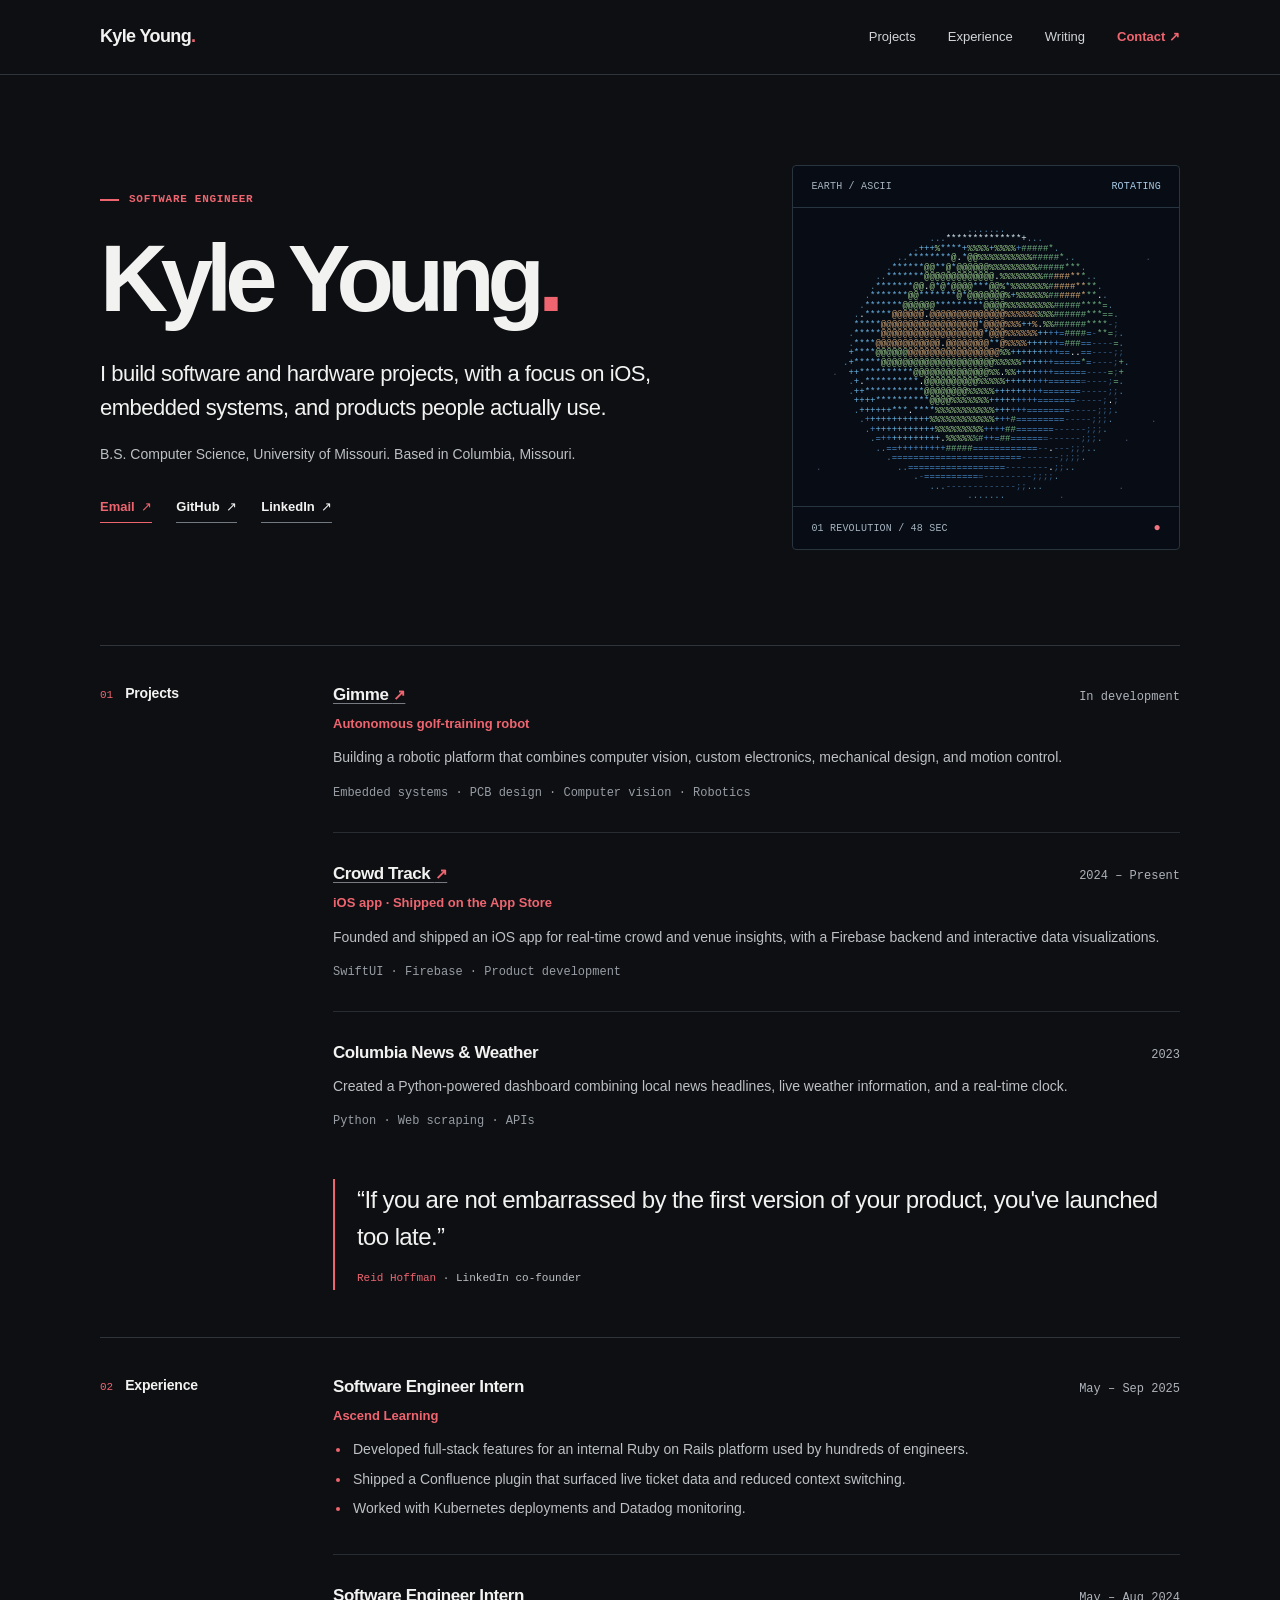
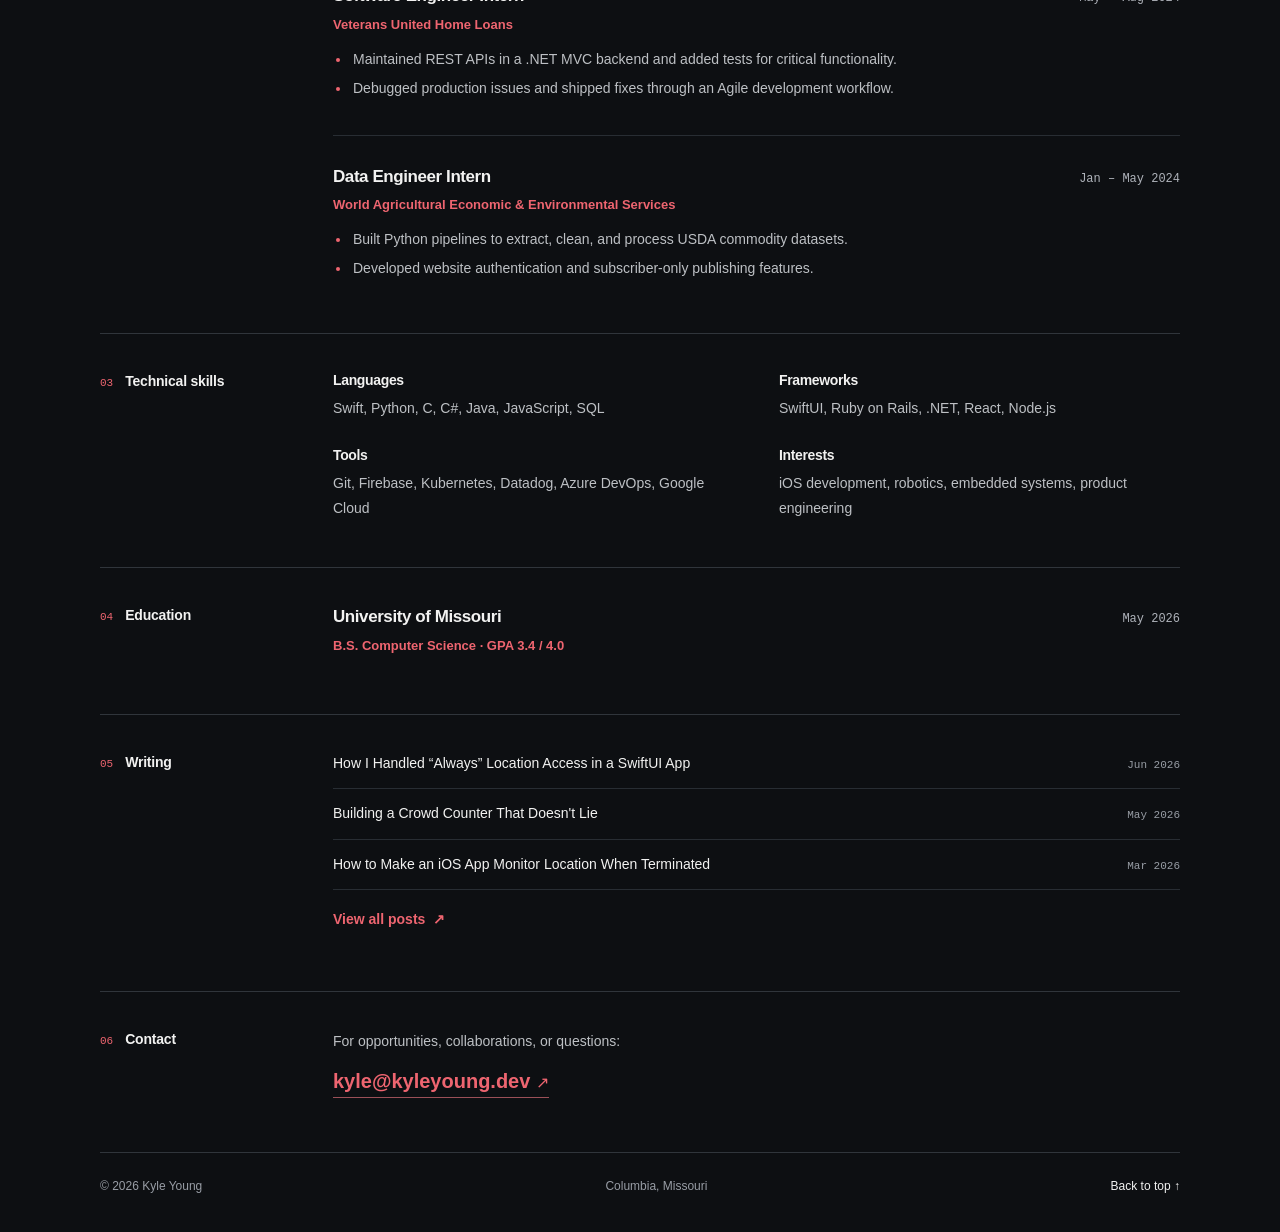
<file: index.html>
<!doctype html>
<html lang="en">
<head>
  <meta charset="utf-8">
  <meta name="viewport" content="width=device-width, initial-scale=1">
  <meta name="theme-color" content="#0d0e10">
  <meta name="description" content="Kyle Young — software engineer. iOS development, full-stack software, embedded systems, and robotics.">
  <meta property="og:type" content="website">
  <meta property="og:title" content="Kyle Young — Software Engineer">
  <meta property="og:description" content="Selected projects, work experience, and writing.">
  <meta property="og:url" content="https://kyleyoung.dev/">
  <link rel="canonical" href="https://kyleyoung.dev/">
  <title>Kyle Young — Software Engineer</title>
  <link rel="stylesheet" href="/css/site.css?v=20261026-quote">
  <script defer src="/js/site.js"></script>
</head>
<body>
  <a class="skip-link" href="#main">Skip to content</a>
  <header class="site-header">
    <div class="site-header-inner">
      <a class="site-name" href="#top">Kyle Young<span class="red-dot">.</span></a>
      <nav aria-label="Main navigation">
        <a href="#projects">Projects</a>
        <a href="#experience">Experience</a>
        <a href="#writing">Writing</a>
        <a href="mailto:kyle@kyleyoung.dev" class="nav-contact">Contact <span aria-hidden="true">↗</span></a>
      </nav>
    </div>
  </header>

  <main id="main">
    <section class="intro" id="top" aria-labelledby="page-title">
      <div class="intro-copy">
        <p class="eyebrow"><span class="eyebrow-line" aria-hidden="true"></span> SOFTWARE ENGINEER</p>
        <h1 id="page-title">Kyle Young<span class="red-dot">.</span></h1>
        <p class="intro-text">I build software and hardware projects, with a focus on iOS, embedded systems, and products people actually use.</p>
        <p class="intro-subtext">B.S. Computer Science, University of Missouri. Based in Columbia, Missouri.</p>
        <div class="intro-links">
          <a href="mailto:kyle@kyleyoung.dev">Email <span aria-hidden="true">↗</span></a>
          <a href="https://github.com/k-yleyoung" target="_blank" rel="noopener noreferrer">GitHub <span aria-hidden="true">↗</span></a>
          <a href="https://linkedin.com/in/kyle--young/" target="_blank" rel="noopener noreferrer">LinkedIn <span aria-hidden="true">↗</span></a>
        </div>
      </div>
      <div class="ascii-module" id="ascii-module" role="img" aria-label="A continuously rotating colored ASCII globe of the Earth">
        <div class="ascii-topline"><span>EARTH / ASCII</span><span class="ascii-state">ROTATING</span></div>
        <pre id="ascii-art" aria-hidden="true">                 .  .
            .  :  +  :  .
         . : = + * + = : .
        . - + * # * + - .
         . : = + * + = : .
            .  :  +  :  .
                 .  .</pre>
        <div class="ascii-bottomline"><span>01 REVOLUTION / 48 SEC</span><span class="ascii-cross" aria-hidden="true">●</span></div>
      </div>
    </section>

    <section class="resume-section" id="projects" aria-labelledby="projects-title">
      <div class="section-label"><span class="section-number">01</span><h2 id="projects-title">Projects</h2></div>
      <div class="section-content">
        <article class="entry">
          <div class="entry-heading"><h3><a href="https://gimmebot.shop/" target="_blank" rel="noopener noreferrer">Gimme <span aria-hidden="true">↗</span></a></h3><span class="entry-date">In development</span></div>
          <p class="entry-subtitle">Autonomous golf-training robot</p>
          <p>Building a robotic platform that combines computer vision, custom electronics, mechanical design, and motion control.</p>
          <p class="entry-tools">Embedded systems · PCB design · Computer vision · Robotics</p>
        </article>

        <article class="entry">
          <div class="entry-heading"><h3><a href="/crowd-track.html">Crowd Track <span aria-hidden="true">↗</span></a></h3><span class="entry-date">2024 – Present</span></div>
          <p class="entry-subtitle">iOS app · Shipped on the App Store</p>
          <p>Founded and shipped an iOS app for real-time crowd and venue insights, with a Firebase backend and interactive data visualizations.</p>
          <p class="entry-tools">SwiftUI · Firebase · Product development</p>
        </article>

        <article class="entry">
          <div class="entry-heading"><h3>Columbia News &amp; Weather</h3><span class="entry-date">2023</span></div>
          <p>Created a Python-powered dashboard combining local news headlines, live weather information, and a real-time clock.</p>
          <p class="entry-tools">Python · Web scraping · APIs</p>
        </article>
      </div>
    </section>

    <figure class="project-quote">
      <blockquote>
        <p>“If you are not embarrassed by the first version of your product, you've launched too late.”</p>
      </blockquote>
      <figcaption><span class="quote-author">Reid Hoffman</span> · LinkedIn co-founder</figcaption>
    </figure>

    <section class="resume-section" id="experience" aria-labelledby="experience-title">
      <div class="section-label"><span class="section-number">02</span><h2 id="experience-title">Experience</h2></div>
      <div class="section-content">
        <article class="entry">
          <div class="entry-heading"><h3>Software Engineer Intern</h3><span class="entry-date">May – Sep 2025</span></div>
          <p class="entry-subtitle">Ascend Learning</p>
          <ul>
            <li>Developed full-stack features for an internal Ruby on Rails platform used by hundreds of engineers.</li>
            <li>Shipped a Confluence plugin that surfaced live ticket data and reduced context switching.</li>
            <li>Worked with Kubernetes deployments and Datadog monitoring.</li>
          </ul>
        </article>
        <article class="entry">
          <div class="entry-heading"><h3>Software Engineer Intern</h3><span class="entry-date">May – Aug 2024</span></div>
          <p class="entry-subtitle">Veterans United Home Loans</p>
          <ul>
            <li>Maintained REST APIs in a .NET MVC backend and added tests for critical functionality.</li>
            <li>Debugged production issues and shipped fixes through an Agile development workflow.</li>
          </ul>
        </article>
        <article class="entry">
          <div class="entry-heading"><h3>Data Engineer Intern</h3><span class="entry-date">Jan – May 2024</span></div>
          <p class="entry-subtitle">World Agricultural Economic &amp; Environmental Services</p>
          <ul>
            <li>Built Python pipelines to extract, clean, and process USDA commodity datasets.</li>
            <li>Developed website authentication and subscriber-only publishing features.</li>
          </ul>
        </article>
      </div>
    </section>

    <section class="resume-section" id="skills" aria-labelledby="skills-title">
      <div class="section-label"><span class="section-number">03</span><h2 id="skills-title">Technical skills</h2></div>
      <div class="section-content skills-grid">
        <div><h3>Languages</h3><p>Swift, Python, C, C#, Java, JavaScript, SQL</p></div>
        <div><h3>Frameworks</h3><p>SwiftUI, Ruby on Rails, .NET, React, Node.js</p></div>
        <div><h3>Tools</h3><p>Git, Firebase, Kubernetes, Datadog, Azure DevOps, Google Cloud</p></div>
        <div><h3>Interests</h3><p>iOS development, robotics, embedded systems, product engineering</p></div>
      </div>
    </section>

    <section class="resume-section" id="education" aria-labelledby="education-title">
      <div class="section-label"><span class="section-number">04</span><h2 id="education-title">Education</h2></div>
      <div class="section-content">
        <div class="entry-heading"><h3>University of Missouri</h3><span class="entry-date">May 2026</span></div>
        <p class="entry-subtitle">B.S. Computer Science · GPA 3.4 / 4.0</p>
      </div>
    </section>

    <section class="resume-section" id="writing" aria-labelledby="writing-title">
      <div class="section-label"><span class="section-number">05</span><h2 id="writing-title">Writing</h2></div>
      <div class="section-content writing-list">
        <a href="/blog/swiftui-always-location.html"><span>How I Handled “Always” Location Access in a SwiftUI App</span><time>Jun 2026</time></a>
        <a href="/blog/crowd-counter-accuracy.html"><span>Building a Crowd Counter That Doesn't Lie</span><time>May 2026</time></a>
        <a href="/blog/ios-location-monitoring-terminated.html"><span>How to Make an iOS App Monitor Location When Terminated</span><time>Mar 2026</time></a>
        <a href="/blog/" class="all-posts">View all posts <span aria-hidden="true">↗</span></a>
      </div>
    </section>

    <section class="resume-section contact-section" id="contact" aria-labelledby="contact-title">
      <div class="section-label"><span class="section-number">06</span><h2 id="contact-title">Contact</h2></div>
      <div class="section-content">
        <p>For opportunities, collaborations, or questions:</p>
        <a class="email-link" href="mailto:kyle@kyleyoung.dev">kyle@kyleyoung.dev <span aria-hidden="true">↗</span></a>
      </div>
    </section>
  </main>

  <footer class="site-footer">
    <span>© 2026 Kyle Young</span>
    <span>Columbia, Missouri</span>
    <a href="#top">Back to top ↑</a>
  </footer>
</body>
</html>
</file>
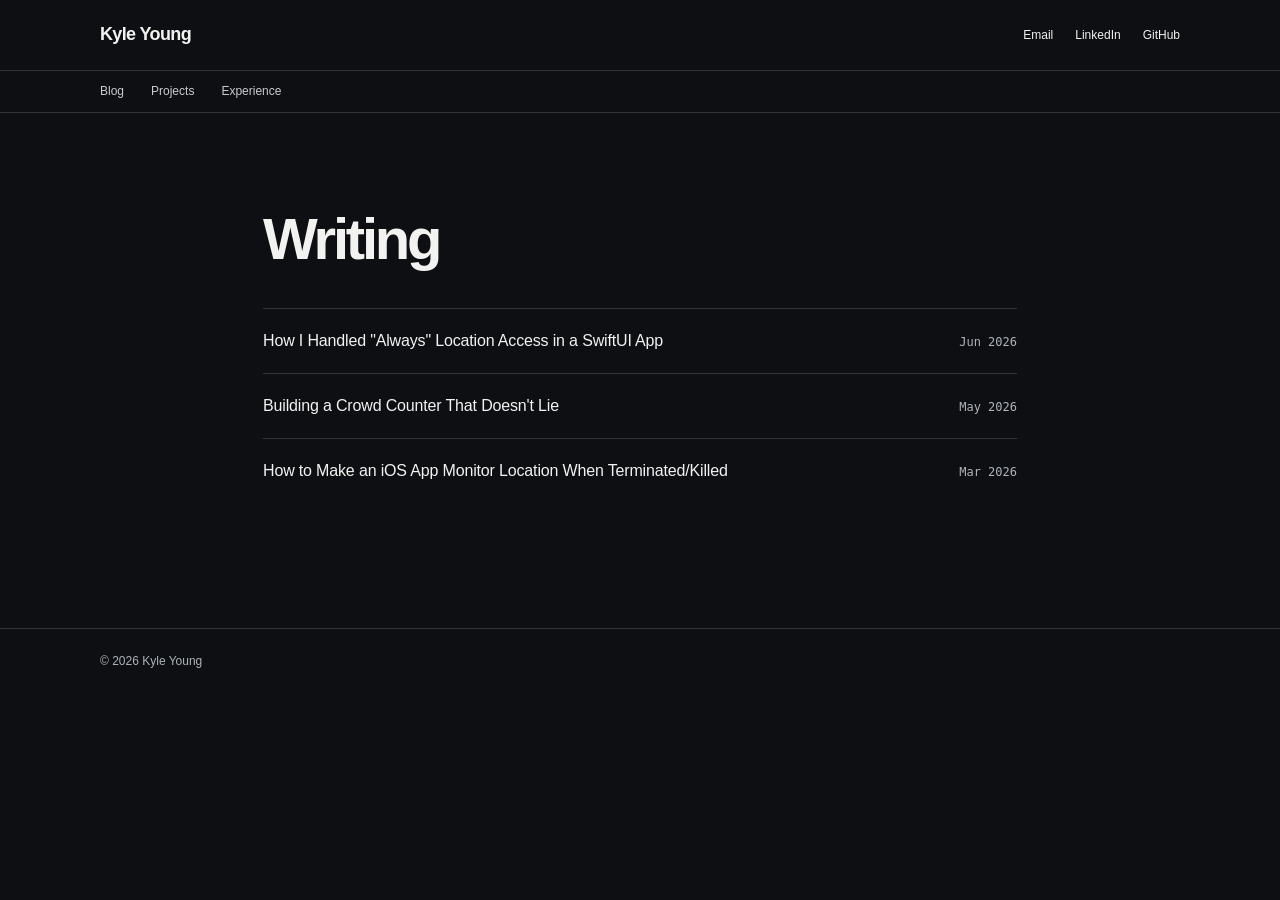
<file: blog/index.html>
<!DOCTYPE html>
<html lang="en">
<head>
  <meta charset="UTF-8">
  <meta name="viewport" content="width=device-width, initial-scale=1.0">
  <title>Blog — Kyle Young</title>
  <style>
    * { box-sizing: border-box; margin: 0; padding: 0; }
    body { font-family: -apple-system, BlinkMacSystemFont, 'Segoe UI', sans-serif; background: #fff; color: #000; font-size: 16px; line-height: 1.6; }
    a { color: #000; }
    header { padding: 2rem; border-bottom: 1px solid #000; display: flex; justify-content: space-between; align-items: center; flex-wrap: wrap; gap: 1rem; }
    header h1 { font-size: 1.25rem; font-weight: 600; }
    .header-links { display: flex; gap: 1.5rem; font-size: 0.875rem; }
    nav { padding: 0 2rem; border-bottom: 1px solid #000; display: flex; }
    nav a { display: block; padding: 0.75rem 0; margin-right: 2rem; font-size: 0.875rem; text-decoration: none; border-bottom: 2px solid transparent; }
    nav a:hover { border-bottom-color: #000; }
    main { max-width: 800px; margin: 0 auto; padding: 0 2rem; }
    section { padding: 3rem 0; }
    h2 { font-size: 0.75rem; text-transform: uppercase; letter-spacing: 0.1em; color: #666; margin-bottom: 1.5rem; }
    .post { display: flex; justify-content: space-between; align-items: baseline; gap: 1rem; padding: 0.75rem 0; border-bottom: 1px solid #eee; text-decoration: none; color: #000; }
    .post:last-child { border-bottom: none; }
    .post:hover .post-title { text-decoration: underline; }
    .post-title { font-size: 0.9375rem; }
    .post-date { font-size: 0.8125rem; color: #888; white-space: nowrap; }
    footer { padding: 1.5rem 2rem; border-top: 1px solid #000; font-size: 0.8125rem; color: #888; }
  </style>
  <link rel="preconnect" href="https://fonts.googleapis.com">
  <link rel="preconnect" href="https://fonts.gstatic.com" crossorigin>
  <link href="https://fonts.googleapis.com/css2?family=DM+Mono:wght@400;500&family=Instrument+Serif:ital@0;1&family=Space+Grotesk:wght@400;500;600;700&display=swap" rel="stylesheet">
  <link rel="stylesheet" href="/css/secondary.css">
</head>
<body>

<header>
  <a href="../index.html" style="text-decoration:none"><span class="site-wordmark">Kyle Young</span></a>
  <div class="header-links">
    <a href="mailto:kyle@kyleyoung.dev">Email</a>
    <a href="https://linkedin.com/in/kyle--young/" target="_blank" rel="noopener noreferrer">LinkedIn</a>
    <a href="https://github.com/k-yleyoung" target="_blank" rel="noopener noreferrer">GitHub</a>
  </div>
</header>

<nav>
  <a href="../index.html#writing">Blog</a>
  <a href="../index.html#projects">Projects</a>
  <a href="../index.html#experience">Experience</a>
</nav>

<main>
  <section>
    <h1 class="archive-title">Writing</h1>
    <a href="swiftui-always-location.html" class="post">
      <span class="post-title">How I Handled "Always" Location Access in a SwiftUI App</span>
      <span class="post-date">Jun 2026</span>
    </a>
    <a href="crowd-counter-accuracy.html" class="post">
      <span class="post-title">Building a Crowd Counter That Doesn't Lie</span>
      <span class="post-date">May 2026</span>
    </a>
    <a href="ios-location-monitoring-terminated.html" class="post">
      <span class="post-title">How to Make an iOS App Monitor Location When Terminated/Killed</span>
      <span class="post-date">Mar 2026</span>
    </a>
  </section>
</main>

<footer>© 2026 Kyle Young</footer>
</body>
</html>
</file>
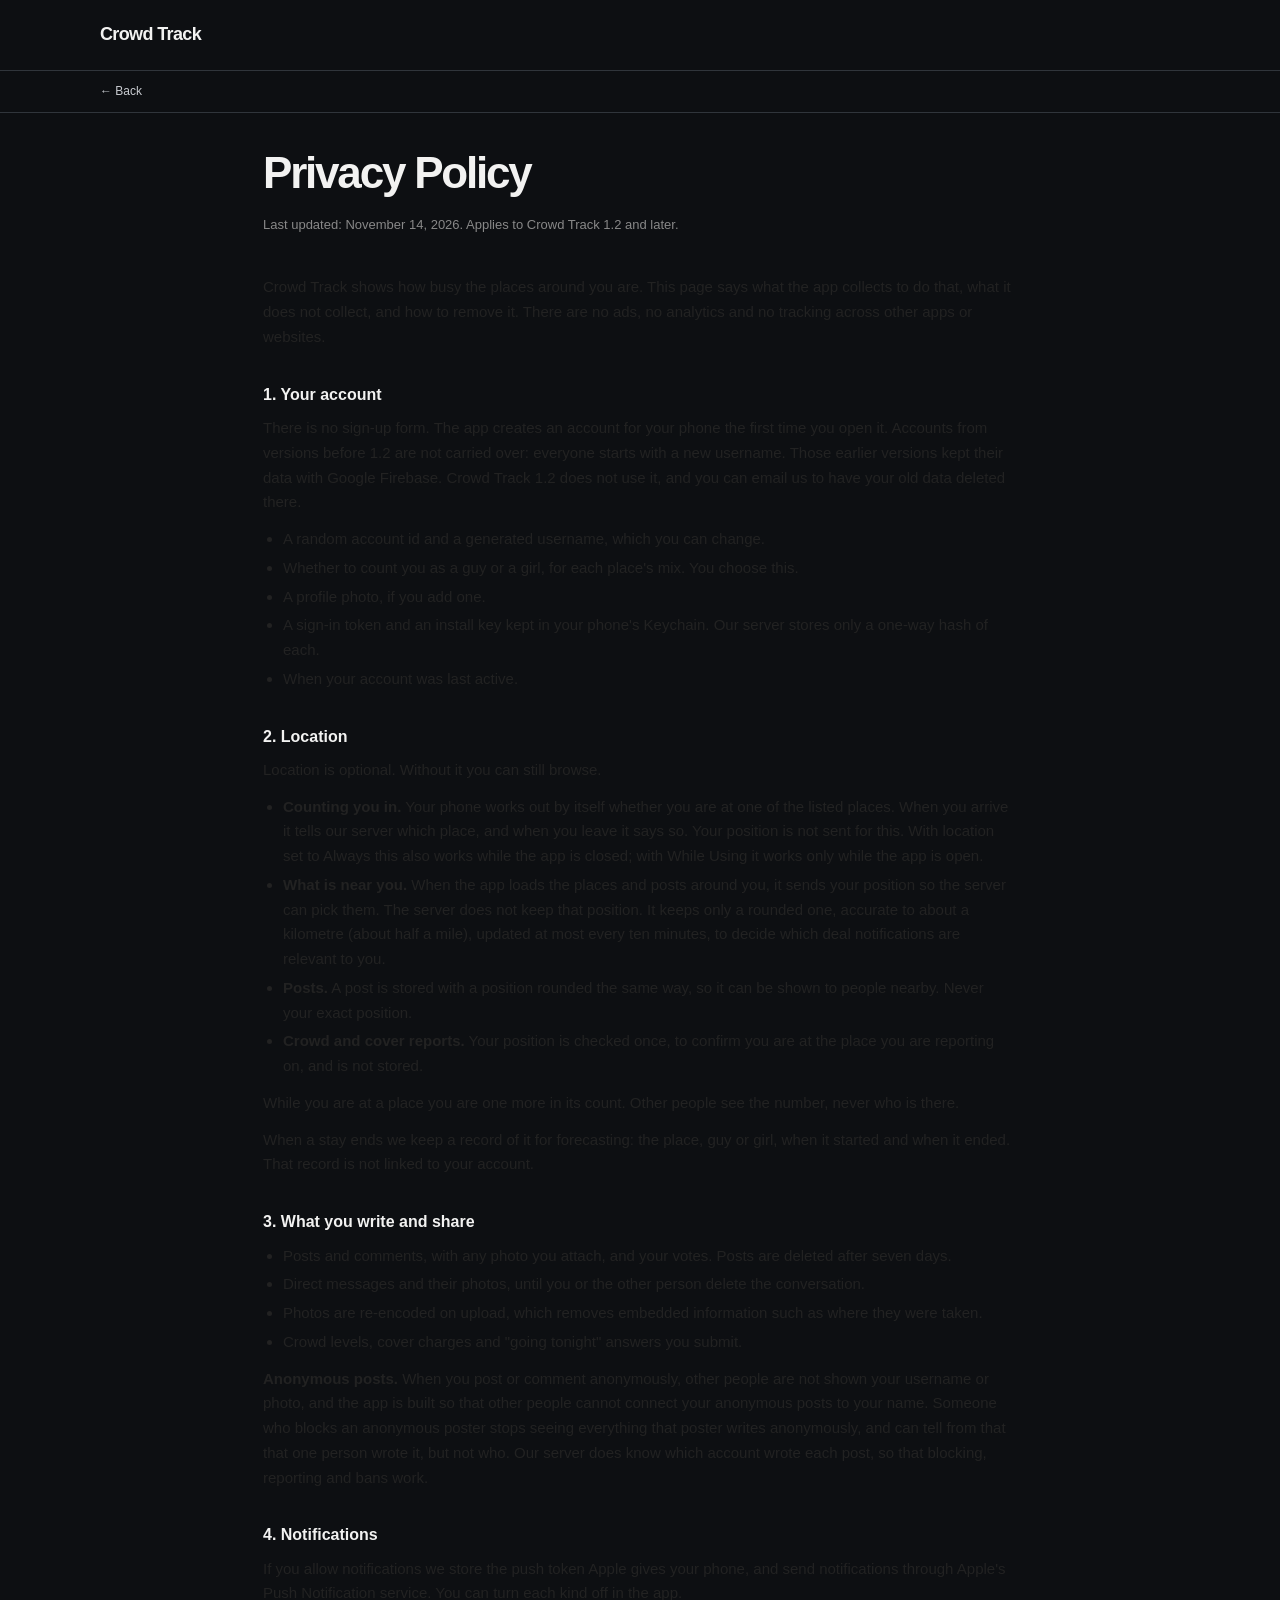
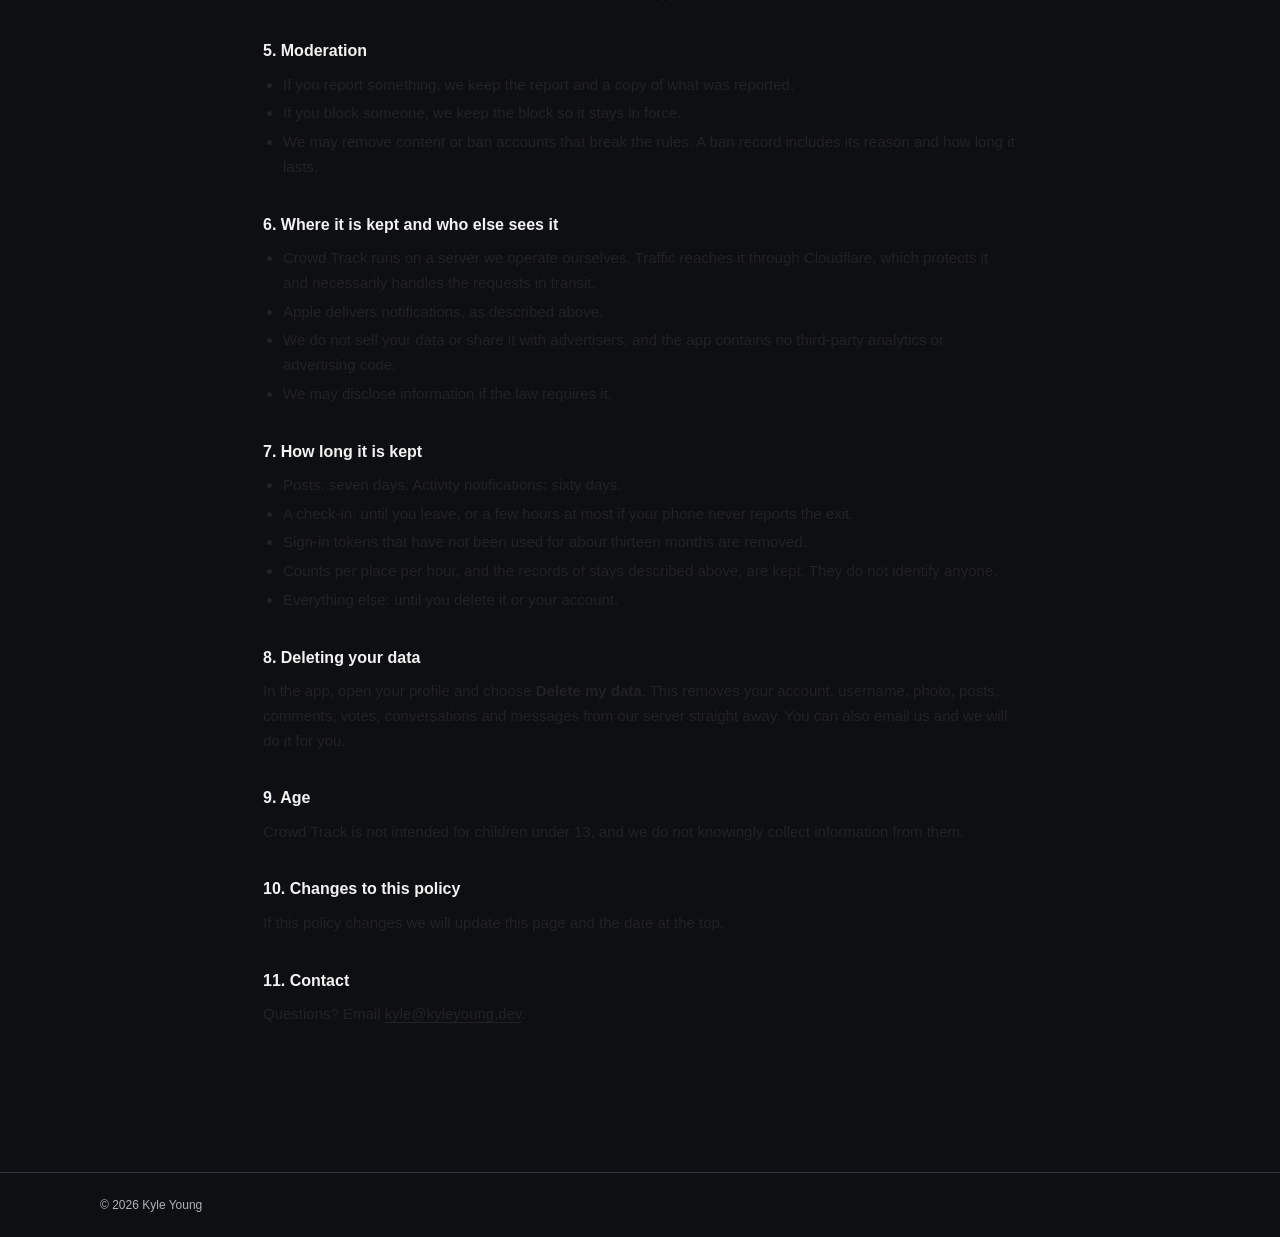
<file: crowd-track/privacy-policy/index.html>
<!DOCTYPE html>
<html lang="en">
<head>
  <meta charset="UTF-8">
  <meta name="viewport" content="width=device-width, initial-scale=1.0">
  <meta name="description" content="Crowd Track Privacy Policy">
  <title>Privacy Policy — Crowd Track</title>
  <style>
    * { box-sizing: border-box; margin: 0; padding: 0; }
    body { font-family: -apple-system, BlinkMacSystemFont, 'Segoe UI', sans-serif; background: #fff; color: #000; font-size: 16px; line-height: 1.6; }
    a { color: #000; }
    header { padding: 2rem; border-bottom: 1px solid #000; }
    header h1 { font-size: 1.25rem; font-weight: 600; }
    nav { padding: 0 2rem; border-bottom: 1px solid #000; display: flex; }
    nav a { display: block; padding: 0.75rem 0; margin-right: 2rem; font-size: 0.875rem; text-decoration: none; border-bottom: 2px solid transparent; }
    nav a:hover { border-bottom-color: #000; }
    main { max-width: 680px; margin: 0 auto; padding: 3rem 2rem; }
    h2 { font-size: 1.5rem; font-weight: 700; margin-bottom: 0.25rem; }
    .updated { font-size: 0.8125rem; color: #888; margin-bottom: 2.5rem; }
    h3 { font-size: 1rem; font-weight: 600; margin: 2rem 0 0.5rem; }
    p { font-size: 0.9375rem; color: #222; margin-bottom: 0.75rem; }
    ul { padding-left: 1.25rem; margin-bottom: 0.75rem; }
    ul li { font-size: 0.9375rem; color: #222; margin-bottom: 0.25rem; }
    footer { padding: 1.5rem 2rem; border-top: 1px solid #000; font-size: 0.8125rem; color: #888; margin-top: 3rem; }
  </style>
  <link rel="stylesheet" href="/css/secondary.css">
</head>
<body>

<header>
  <a href="../../crowd-track.html" style="text-decoration:none"><span class="site-wordmark">Crowd Track</span></a>
</header>

<nav>
  <a href="../../crowd-track.html">← Back</a>
</nav>

<main>
  <h1 class="page-title">Privacy Policy</h1>
  <div class="updated">Last updated: November 14, 2026. Applies to Crowd Track 1.2 and later.</div>

  <p>Crowd Track shows how busy the places around you are. This page says what the app collects to do that, what it does not collect, and how to remove it. There are no ads, no analytics and no tracking across other apps or websites.</p>

  <h3>1. Your account</h3>
  <p>There is no sign-up form. The app creates an account for your phone the first time you open it. Accounts from versions before 1.2 are not carried over: everyone starts with a new username. Those earlier versions kept their data with Google Firebase. Crowd Track 1.2 does not use it, and you can email us to have your old data deleted there.</p>
  <ul>
    <li>A random account id and a generated username, which you can change.</li>
    <li>Whether to count you as a guy or a girl, for each place's mix. You choose this.</li>
    <li>A profile photo, if you add one.</li>
    <li>A sign-in token and an install key kept in your phone's Keychain. Our server stores only a one-way hash of each.</li>
    <li>When your account was last active.</li>
  </ul>

  <h3>2. Location</h3>
  <p>Location is optional. Without it you can still browse.</p>
  <ul>
    <li><strong>Counting you in.</strong> Your phone works out by itself whether you are at one of the listed places. When you arrive it tells our server which place, and when you leave it says so. Your position is not sent for this. With location set to Always this also works while the app is closed; with While Using it works only while the app is open.</li>
    <li><strong>What is near you.</strong> When the app loads the places and posts around you, it sends your position so the server can pick them. The server does not keep that position. It keeps only a rounded one, accurate to about a kilometre (about half a mile), updated at most every ten minutes, to decide which deal notifications are relevant to you.</li>
    <li><strong>Posts.</strong> A post is stored with a position rounded the same way, so it can be shown to people nearby. Never your exact position.</li>
    <li><strong>Crowd and cover reports.</strong> Your position is checked once, to confirm you are at the place you are reporting on, and is not stored.</li>
  </ul>
  <p>While you are at a place you are one more in its count. Other people see the number, never who is there.</p>
  <p>When a stay ends we keep a record of it for forecasting: the place, guy or girl, when it started and when it ended. That record is not linked to your account.</p>

  <h3>3. What you write and share</h3>
  <ul>
    <li>Posts and comments, with any photo you attach, and your votes. Posts are deleted after seven days.</li>
    <li>Direct messages and their photos, until you or the other person delete the conversation.</li>
    <li>Photos are re-encoded on upload, which removes embedded information such as where they were taken.</li>
    <li>Crowd levels, cover charges and "going tonight" answers you submit.</li>
  </ul>
  <p><strong>Anonymous posts.</strong> When you post or comment anonymously, other people are not shown your username or photo, and the app is built so that other people cannot connect your anonymous posts to your name. Someone who blocks an anonymous poster stops seeing everything that poster writes anonymously, and can tell from that that one person wrote it, but not who. Our server does know which account wrote each post, so that blocking, reporting and bans work.</p>

  <h3>4. Notifications</h3>
  <p>If you allow notifications we store the push token Apple gives your phone, and send notifications through Apple's Push Notification service. You can turn each kind off in the app.</p>

  <h3>5. Moderation</h3>
  <ul>
    <li>If you report something, we keep the report and a copy of what was reported.</li>
    <li>If you block someone, we keep the block so it stays in force.</li>
    <li>We may remove content or ban accounts that break the rules. A ban record includes its reason and how long it lasts.</li>
  </ul>

  <h3>6. Where it is kept and who else sees it</h3>
  <ul>
    <li>Crowd Track runs on a server we operate ourselves. Traffic reaches it through Cloudflare, which protects it and necessarily handles the requests in transit.</li>
    <li>Apple delivers notifications, as described above.</li>
    <li>We do not sell your data or share it with advertisers, and the app contains no third-party analytics or advertising code.</li>
    <li>We may disclose information if the law requires it.</li>
  </ul>

  <h3>7. How long it is kept</h3>
  <ul>
    <li>Posts: seven days. Activity notifications: sixty days.</li>
    <li>A check-in: until you leave, or a few hours at most if your phone never reports the exit.</li>
    <li>Sign-in tokens that have not been used for about thirteen months are removed.</li>
    <li>Counts per place per hour, and the records of stays described above, are kept. They do not identify anyone.</li>
    <li>Everything else: until you delete it or your account.</li>
  </ul>

  <h3>8. Deleting your data</h3>
  <p>In the app, open your profile and choose <strong>Delete my data</strong>. This removes your account, username, photo, posts, comments, votes, conversations and messages from our server straight away. You can also email us and we will do it for you.</p>

  <h3>9. Age</h3>
  <p>Crowd Track is not intended for children under 13, and we do not knowingly collect information from them.</p>

  <h3>10. Changes to this policy</h3>
  <p>If this policy changes we will update this page and the date at the top.</p>

  <h3>11. Contact</h3>
  <p>Questions? Email <a href="mailto:kyle@kyleyoung.dev">kyle@kyleyoung.dev</a>.</p>
</main>

<footer>© 2026 Kyle Young</footer>
</body>
</html>
</file>
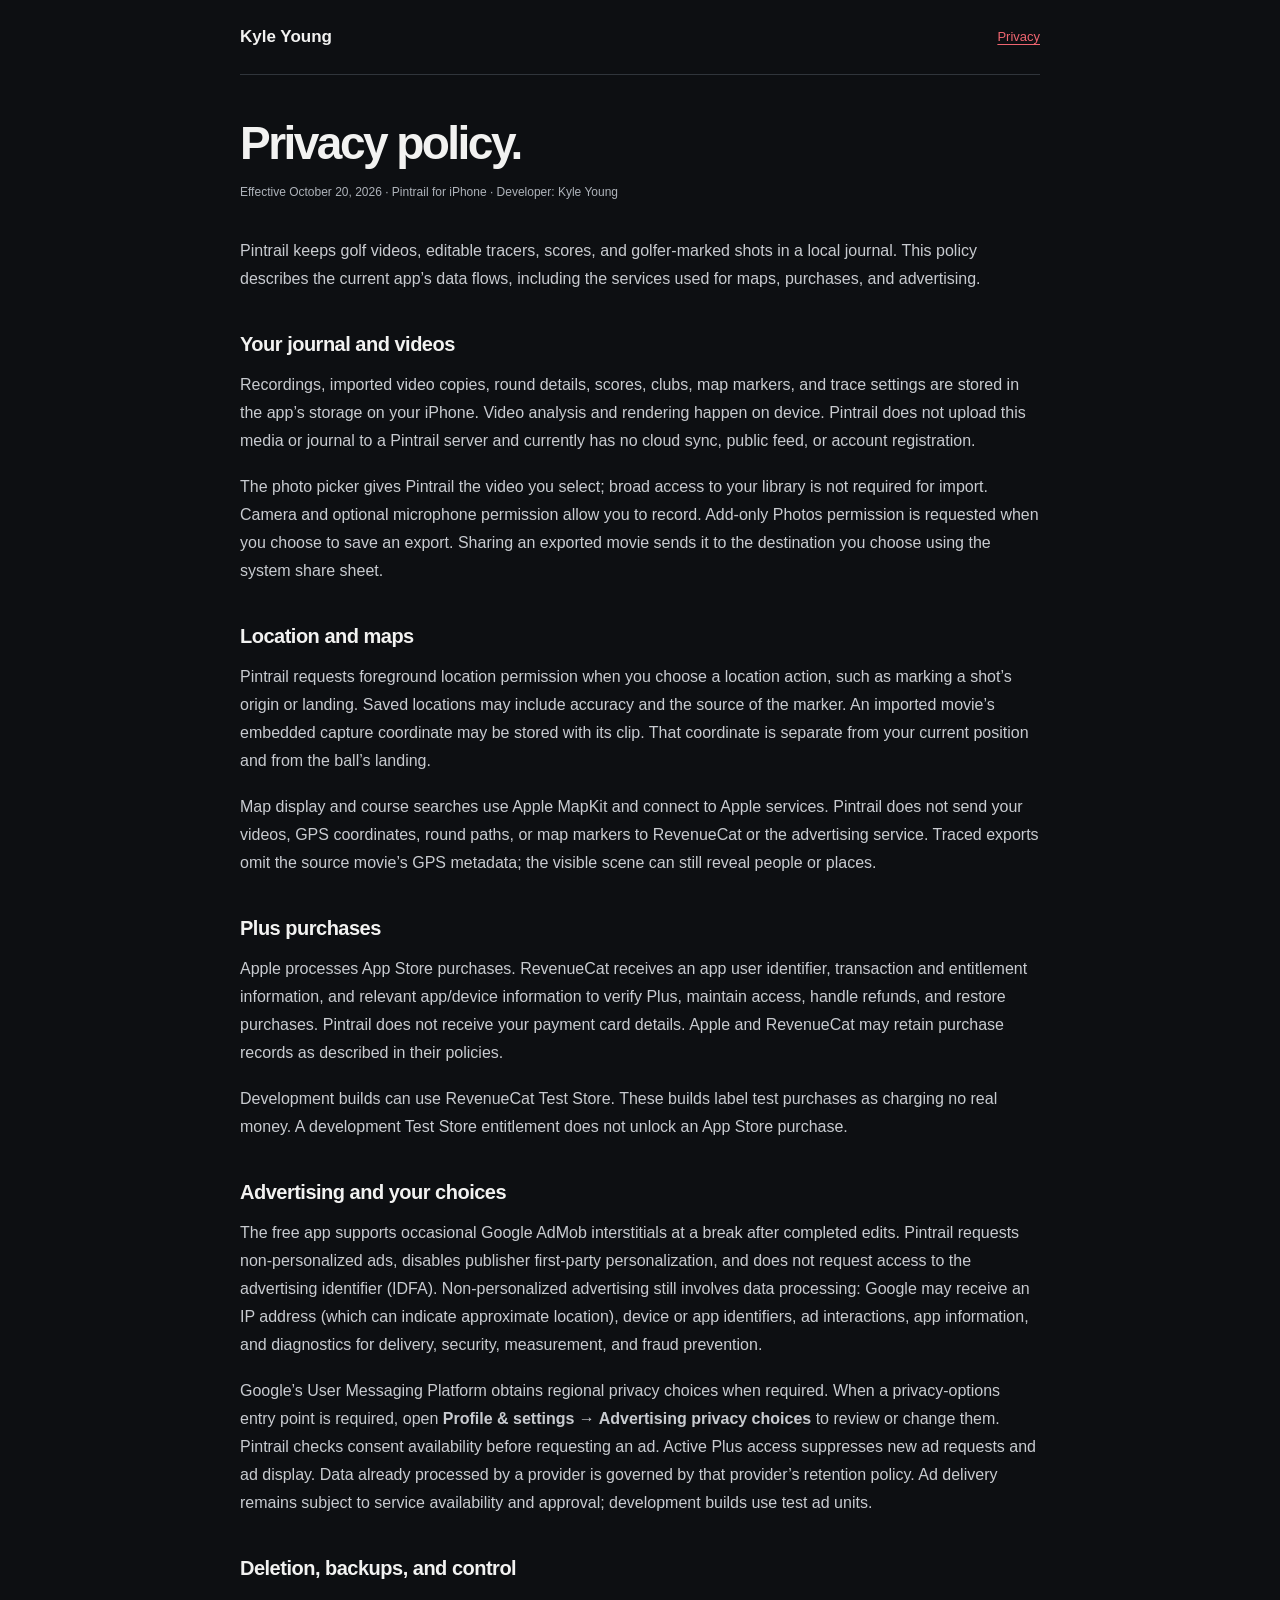
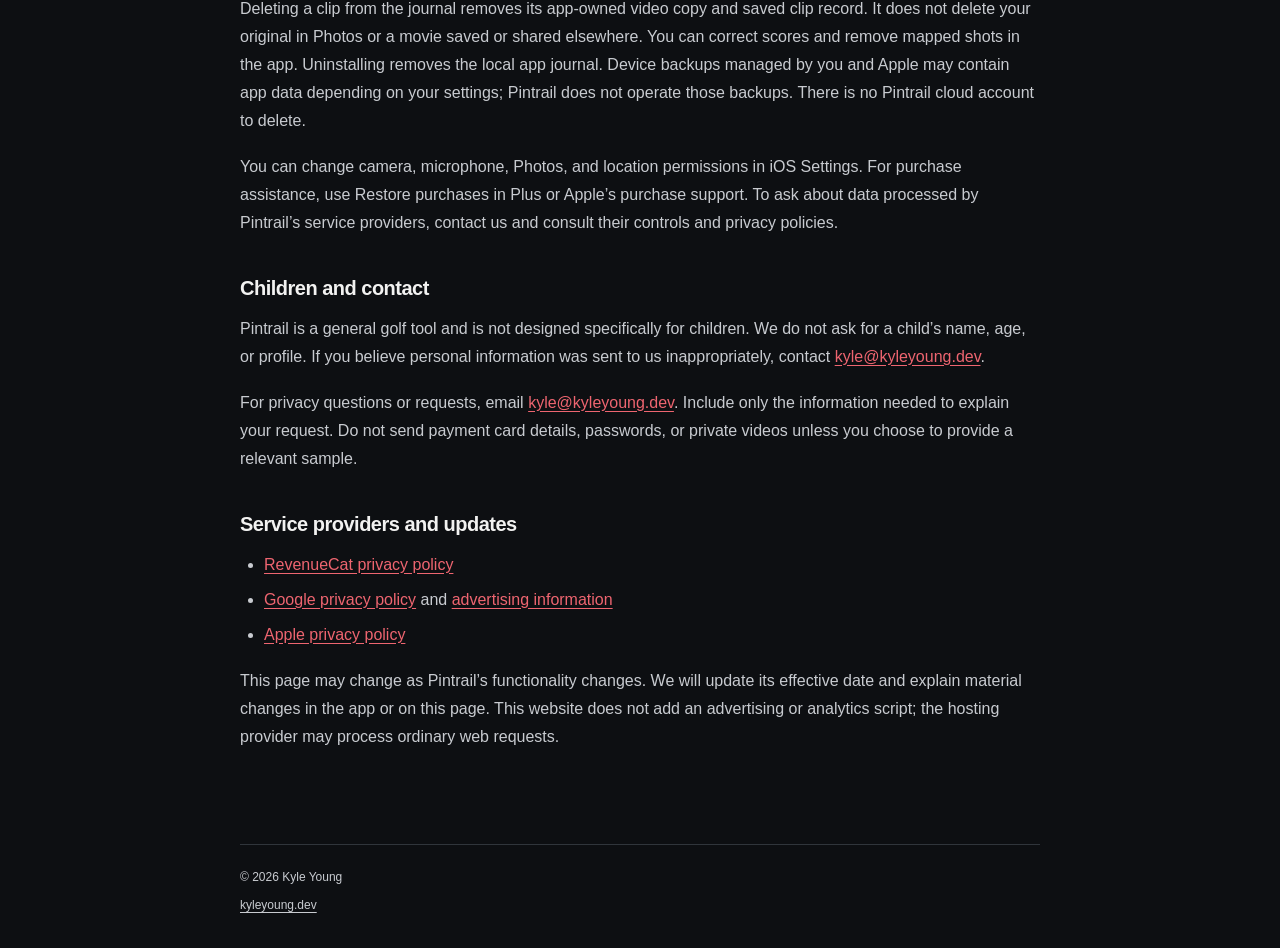
<file: pintrail/privacy/index.html>
<!doctype html>
<html lang="en"><head><meta charset="utf-8"><meta name="viewport" content="width=device-width,initial-scale=1"><title>Pintrail Privacy Policy</title><meta name="description" content="How Pintrail handles local golf videos, location, purchases, and advertising."><link rel="canonical" href="https://kyleyoung.dev/pintrail/privacy/"><link rel="stylesheet" href="styles.css"></head><body>
<header><a href="/">Kyle Young</a><nav aria-label="Privacy policy"><a href="./" aria-current="page">Privacy</a></nav></header>
<main><p class="eyebrow">KEEP YOUR GAME YOURS</p><h1>Privacy policy.</h1><p class="meta">Effective October 20, 2026 · Pintrail for iPhone · Developer: Kyle Young</p><p>Pintrail keeps golf videos, editable tracers, scores, and golfer-marked shots in a local journal. This policy describes the current app’s data flows, including the services used for maps, purchases, and advertising.</p>
<h2>Your journal and videos</h2><p>Recordings, imported video copies, round details, scores, clubs, map markers, and trace settings are stored in the app’s storage on your iPhone. Video analysis and rendering happen on device. Pintrail does not upload this media or journal to a Pintrail server and currently has no cloud sync, public feed, or account registration.</p><p>The photo picker gives Pintrail the video you select; broad access to your library is not required for import. Camera and optional microphone permission allow you to record. Add-only Photos permission is requested when you choose to save an export. Sharing an exported movie sends it to the destination you choose using the system share sheet.</p>
<h2>Location and maps</h2><p>Pintrail requests foreground location permission when you choose a location action, such as marking a shot’s origin or landing. Saved locations may include accuracy and the source of the marker. An imported movie’s embedded capture coordinate may be stored with its clip. That coordinate is separate from your current position and from the ball’s landing.</p><p>Map display and course searches use Apple MapKit and connect to Apple services. Pintrail does not send your videos, GPS coordinates, round paths, or map markers to RevenueCat or the advertising service. Traced exports omit the source movie’s GPS metadata; the visible scene can still reveal people or places.</p>
<h2>Plus purchases</h2><p>Apple processes App Store purchases. RevenueCat receives an app user identifier, transaction and entitlement information, and relevant app/device information to verify Plus, maintain access, handle refunds, and restore purchases. Pintrail does not receive your payment card details. Apple and RevenueCat may retain purchase records as described in their policies.</p><p>Development builds can use RevenueCat Test Store. These builds label test purchases as charging no real money. A development Test Store entitlement does not unlock an App Store purchase.</p>
<h2>Advertising and your choices</h2><p>The free app supports occasional Google AdMob interstitials at a break after completed edits. Pintrail requests non-personalized ads, disables publisher first-party personalization, and does not request access to the advertising identifier (IDFA). Non-personalized advertising still involves data processing: Google may receive an IP address (which can indicate approximate location), device or app identifiers, ad interactions, app information, and diagnostics for delivery, security, measurement, and fraud prevention.</p><p>Google’s User Messaging Platform obtains regional privacy choices when required. When a privacy-options entry point is required, open <strong>Profile &amp; settings → Advertising privacy choices</strong> to review or change them. Pintrail checks consent availability before requesting an ad. Active Plus access suppresses new ad requests and ad display. Data already processed by a provider is governed by that provider’s retention policy. Ad delivery remains subject to service availability and approval; development builds use test ad units.</p>
<h2>Deletion, backups, and control</h2><p>Deleting a clip from the journal removes its app-owned video copy and saved clip record. It does not delete your original in Photos or a movie saved or shared elsewhere. You can correct scores and remove mapped shots in the app. Uninstalling removes the local app journal. Device backups managed by you and Apple may contain app data depending on your settings; Pintrail does not operate those backups. There is no Pintrail cloud account to delete.</p><p>You can change camera, microphone, Photos, and location permissions in iOS Settings. For purchase assistance, use Restore purchases in Plus or Apple’s purchase support. To ask about data processed by Pintrail’s service providers, contact us and consult their controls and privacy policies.</p>
<h2>Children and contact</h2><p>Pintrail is a general golf tool and is not designed specifically for children. We do not ask for a child’s name, age, or profile. If you believe personal information was sent to us inappropriately, contact <a href="mailto:kyle@kyleyoung.dev?subject=Pintrail%20privacy">kyle@kyleyoung.dev</a>.</p><p>For privacy questions or requests, email <a href="mailto:kyle@kyleyoung.dev?subject=Pintrail%20privacy">kyle@kyleyoung.dev</a>. Include only the information needed to explain your request. Do not send payment card details, passwords, or private videos unless you choose to provide a relevant sample.</p>
<h2>Service providers and updates</h2><ul><li><a href="https://www.revenuecat.com/privacy/">RevenueCat privacy policy</a></li><li><a href="https://policies.google.com/privacy">Google privacy policy</a> and <a href="https://policies.google.com/technologies/ads">advertising information</a></li><li><a href="https://www.apple.com/legal/privacy/">Apple privacy policy</a></li></ul><p>This page may change as Pintrail’s functionality changes. We will update its effective date and explain material changes in the app or on this page. This website does not add an advertising or analytics script; the hosting provider may process ordinary web requests.</p></main>
<footer><p>© 2026 Kyle Young</p><p><a href="/">kyleyoung.dev</a></p></footer></body></html>
</file>
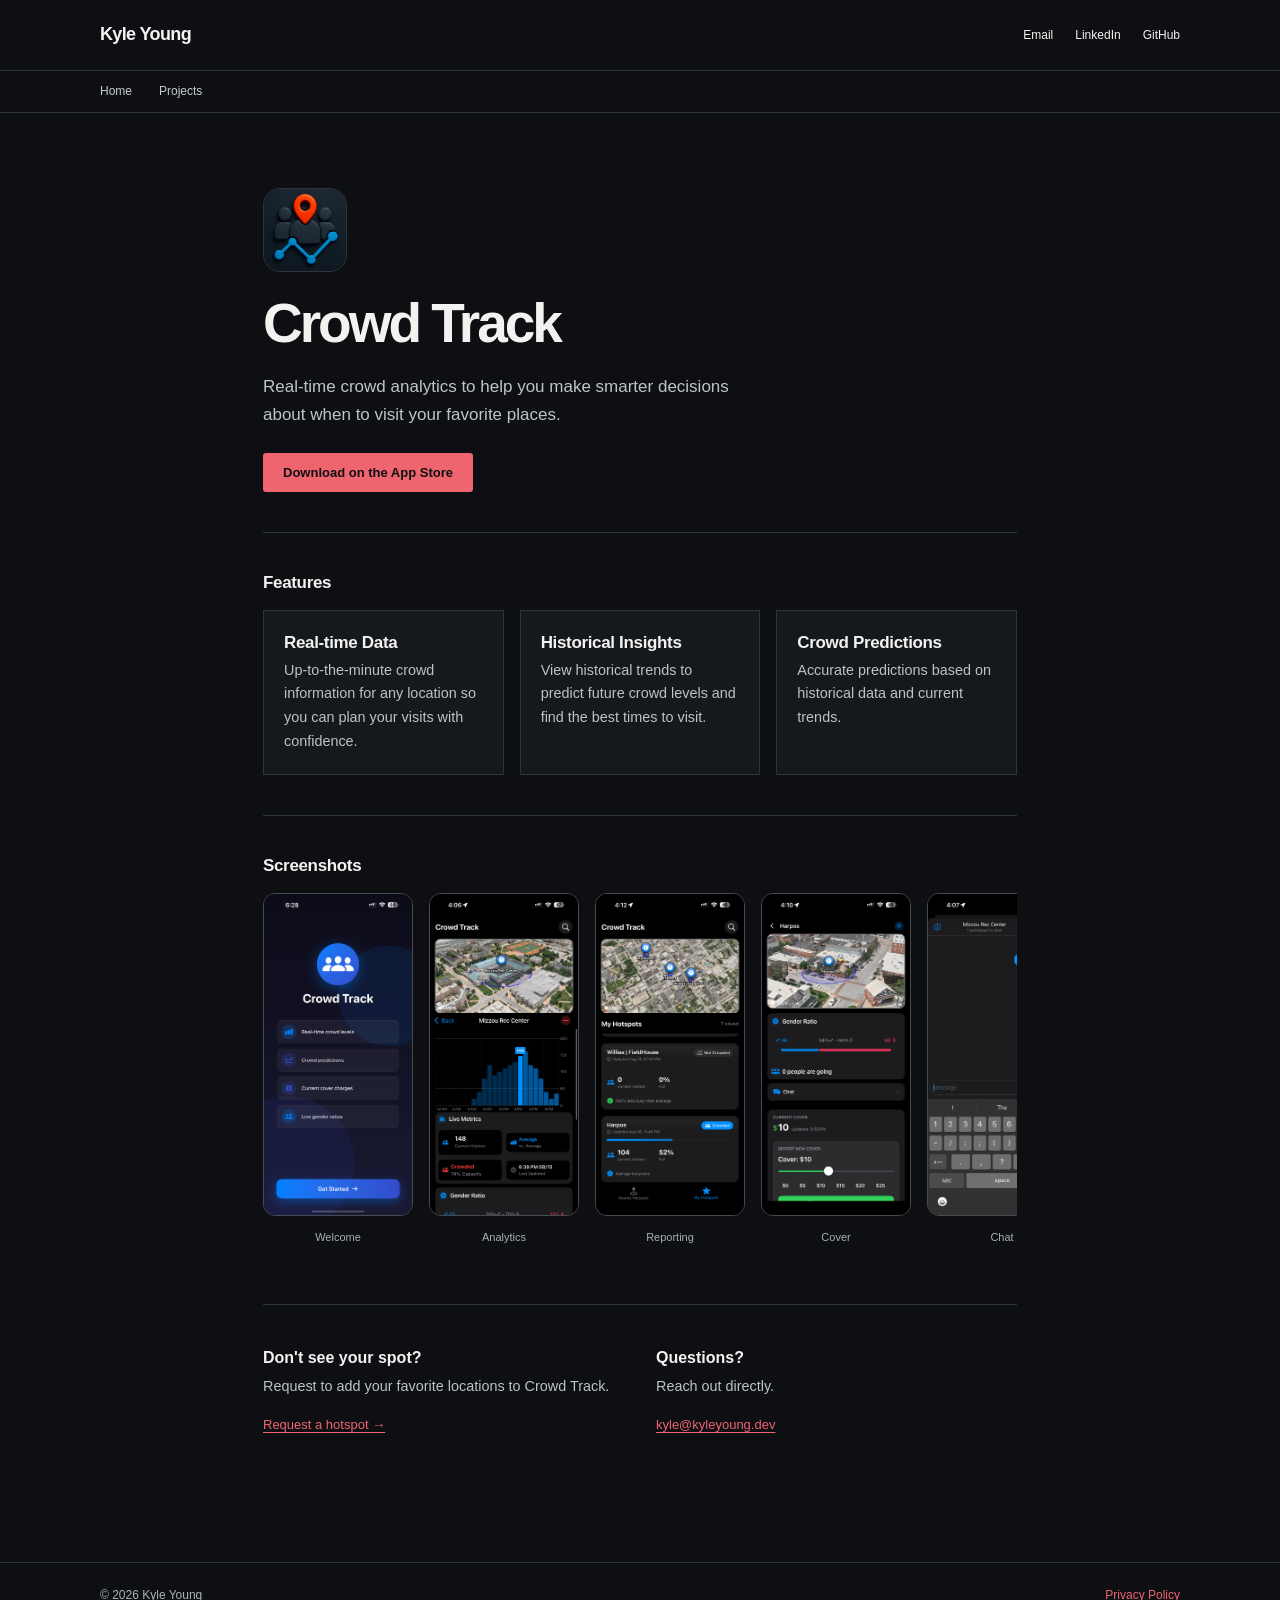
<file: crowd-track.html>
<!DOCTYPE html>
<html lang="en">
<head>
  <meta charset="UTF-8">
  <meta name="viewport" content="width=device-width, initial-scale=1.0">
  <meta name="description" content="Crowd Track — Real-time crowd analytics for iOS.">
  <title>Crowd Track — Kyle Young</title>
  <style>
    * { box-sizing: border-box; margin: 0; padding: 0; }
    body { font-family: -apple-system, BlinkMacSystemFont, 'Segoe UI', sans-serif; background: #fff; color: #000; font-size: 16px; line-height: 1.6; }
    a { color: #000; }
    a:hover { text-decoration: none; }

    header { padding: 2rem; border-bottom: 1px solid #000; display: flex; justify-content: space-between; align-items: center; flex-wrap: wrap; gap: 1rem; }
    header h1 { font-size: 1.25rem; font-weight: 600; }
    .header-links { display: flex; gap: 1.5rem; font-size: 0.875rem; }

    nav { padding: 0 2rem; border-bottom: 1px solid #000; display: flex; }
    nav a { display: block; padding: 0.75rem 0; margin-right: 2rem; font-size: 0.875rem; text-decoration: none; border-bottom: 2px solid transparent; }
    nav a:hover { border-bottom-color: #000; }

    main { max-width: 800px; margin: 0 auto; padding: 0 2rem; }
    section { padding: 3rem 0; border-bottom: 1px solid #ddd; }
    section:last-child { border-bottom: none; }

    h2 { font-size: 0.75rem; text-transform: uppercase; letter-spacing: 0.1em; color: #666; margin-bottom: 1.5rem; }
    h3 { font-size: 1rem; font-weight: 600; margin-bottom: 0.25rem; }

    /* Hero */
    .app-icon { width: 80px; height: 80px; border-radius: 18px; display: block; margin-bottom: 1.25rem; border: 1px solid #eee; }
    .app-name { font-size: 2rem; font-weight: 700; margin-bottom: 0.5rem; }
    .app-tagline { color: #444; max-width: 480px; margin-bottom: 1.5rem; }
    .download-btn { display: inline-block; background: #000; color: #fff; font-size: 0.875rem; font-weight: 600; padding: 0.65rem 1.5rem; text-decoration: none; border-radius: 6px; }
    .download-btn:hover { background: #333; }

    /* Features */
    .features { display: grid; grid-template-columns: repeat(auto-fill, minmax(220px, 1fr)); gap: 2rem; }
    .feature p { font-size: 0.9rem; color: #444; margin-top: 0.25rem; }

    /* Screenshots */
    .screenshots { display: flex; gap: 1rem; overflow-x: auto; padding-bottom: 0.5rem; -webkit-overflow-scrolling: touch; }
    .screenshot { flex: 0 0 auto; text-align: center; }
    .screenshot img { width: 140px; height: auto; border: 1px solid #ddd; display: block; border-radius: 8px; margin-bottom: 0.4rem; }
    .screenshot span { font-size: 0.75rem; color: #888; }

    /* Contact */
    .contact-grid { display: grid; grid-template-columns: 1fr 1fr; gap: 2rem; }
    .contact-block p { font-size: 0.9rem; color: #444; margin-bottom: 0.75rem; }
    .contact-link { font-size: 0.875rem; text-decoration: underline; }

    footer { padding: 1.5rem 2rem; border-top: 1px solid #000; font-size: 0.8125rem; color: #888; display: flex; justify-content: space-between; flex-wrap: wrap; gap: 0.5rem; }
    footer a { color: #888; text-decoration: underline; }

    @media (max-width: 600px) {
      .contact-grid { grid-template-columns: 1fr; }
    }
  </style>
  <link rel="preconnect" href="https://fonts.googleapis.com">
  <link rel="preconnect" href="https://fonts.gstatic.com" crossorigin>
  <link href="https://fonts.googleapis.com/css2?family=DM+Mono:wght@400;500&family=Instrument+Serif:ital@0;1&family=Space+Grotesk:wght@400;500;600;700&display=swap" rel="stylesheet">
  <link rel="stylesheet" href="/css/secondary.css">
</head>
<body>

<header>
  <a href="index.html" style="text-decoration:none"><span class="site-wordmark">Kyle Young</span></a>
  <div class="header-links">
    <a href="mailto:kyle@kyleyoung.dev">Email</a>
    <a href="https://linkedin.com/in/kyle--young/" target="_blank" rel="noopener noreferrer">LinkedIn</a>
    <a href="https://github.com/k-yleyoung" target="_blank" rel="noopener noreferrer">GitHub</a>
  </div>
</header>

<nav>
  <a href="index.html">Home</a>
  <a href="index.html#projects">Projects</a>
</nav>

<main>

  <section>
    <a href="https://apps.apple.com/us/app/crowd-track/id6741445289" target="_blank" rel="noopener noreferrer">
      <img src="assets/appstore.png" alt="Crowd Track" class="app-icon">
    </a>
    <h1 class="app-name">Crowd Track</h1>
    <p class="app-tagline">Real-time crowd analytics to help you make smarter decisions about when to visit your favorite places.</p>
    <a href="https://apps.apple.com/us/app/crowd-track/id6741445289" target="_blank" rel="noopener noreferrer" class="download-btn">Download on the App Store</a>
  </section>

  <section>
    <h2>Features</h2>
    <div class="features">
      <div class="feature">
        <h3>Real-time Data</h3>
        <p>Up-to-the-minute crowd information for any location so you can plan your visits with confidence.</p>
      </div>
      <div class="feature">
        <h3>Historical Insights</h3>
        <p>View historical trends to predict future crowd levels and find the best times to visit.</p>
      </div>
      <div class="feature">
        <h3>Crowd Predictions</h3>
        <p>Accurate predictions based on historical data and current trends.</p>
      </div>
    </div>
  </section>

  <section>
    <h2>Screenshots</h2>
    <div class="screenshots">
      <div class="screenshot">
        <img src="assets/welcomepage.jpg" alt="Welcome Screen">
        <span>Welcome</span>
      </div>
      <div class="screenshot">
        <img src="assets/graph.jpg" alt="Analytics">
        <span>Analytics</span>
      </div>
      <div class="screenshot">
        <img src="assets/reportcrowd.jpg" alt="Reporting">
        <span>Reporting</span>
      </div>
      <div class="screenshot">
        <img src="assets/cover.jpg" alt="Cover">
        <span>Cover</span>
      </div>
      <div class="screenshot">
        <img src="assets/chat.jpg" alt="Chat">
        <span>Chat</span>
      </div>
    </div>
  </section>

  <section>
    <div class="contact-grid">
      <div class="contact-block">
        <h3>Don't see your spot?</h3>
        <p>Request to add your favorite locations to Crowd Track.</p>
        <a href="hotspot-request.html" class="contact-link">Request a hotspot →</a>
      </div>
      <div class="contact-block">
        <h3>Questions?</h3>
        <p>Reach out directly.</p>
        <a href="mailto:kyle@kyleyoung.dev" class="contact-link">kyle@kyleyoung.dev</a>
      </div>
    </div>
  </section>

</main>

<footer>
  <span>© 2026 Kyle Young</span>
  <a href="crowd-track/privacy-policy/">Privacy Policy</a>
</footer>

</body>
</html>
</file>
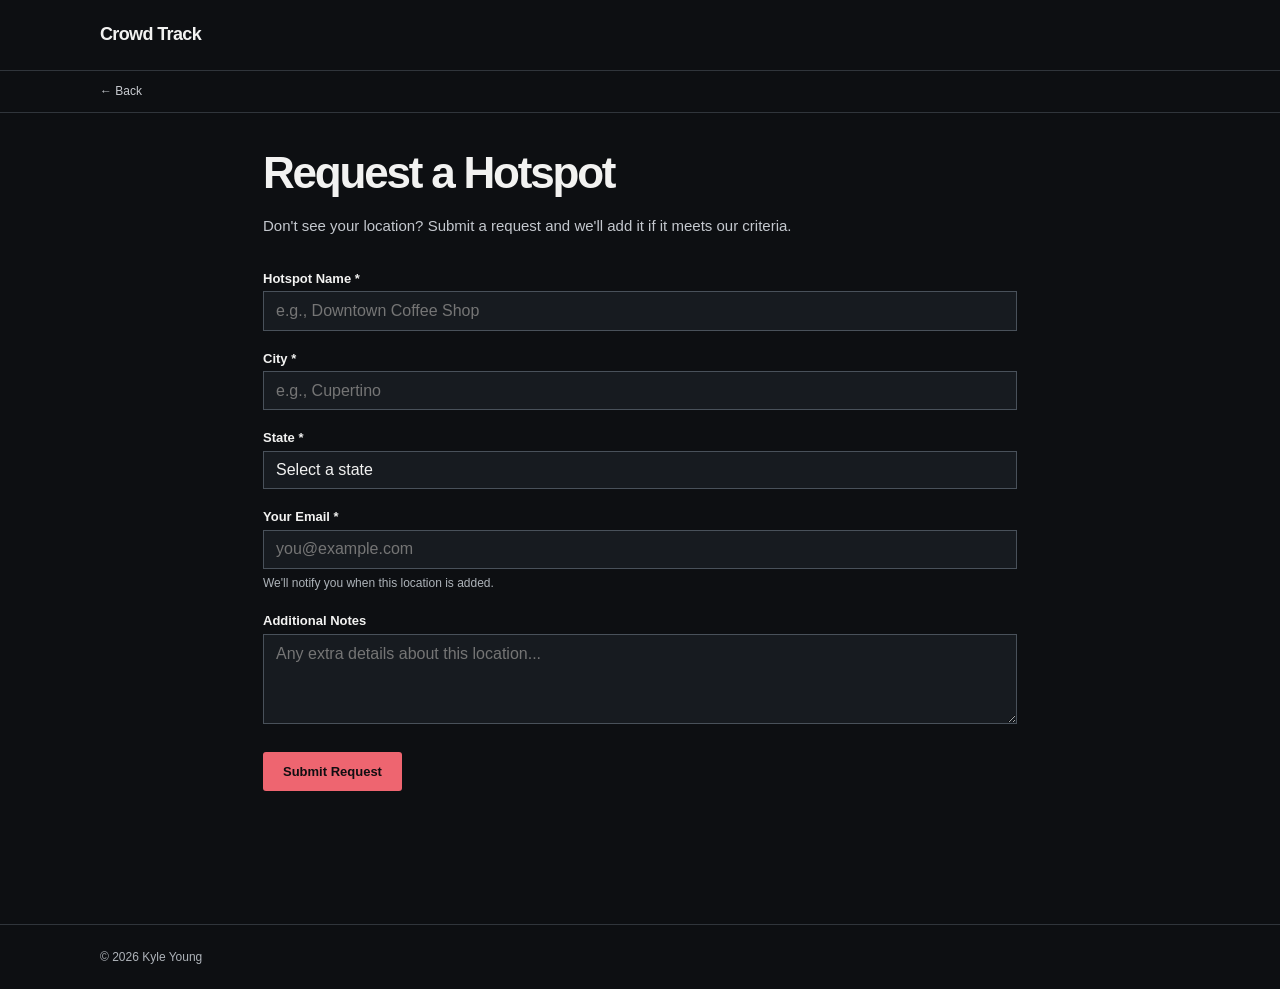
<file: hotspot-request.html>
<!DOCTYPE html>
<html lang="en">
<head>
  <meta charset="UTF-8">
  <meta name="viewport" content="width=device-width, initial-scale=1.0">
  <meta name="description" content="Request a new hotspot for Crowd Track.">
  <title>Request a Hotspot — Crowd Track</title>
  <style>
    * { box-sizing: border-box; margin: 0; padding: 0; }
    body { font-family: -apple-system, BlinkMacSystemFont, 'Segoe UI', sans-serif; background: #fff; color: #000; font-size: 16px; line-height: 1.6; }
    a { color: #000; }
    header { padding: 2rem; border-bottom: 1px solid #000; display: flex; justify-content: space-between; align-items: center; flex-wrap: wrap; gap: 1rem; }
    header h1 { font-size: 1.25rem; font-weight: 600; }
    nav { padding: 0 2rem; border-bottom: 1px solid #000; display: flex; }
    nav a { display: block; padding: 0.75rem 0; margin-right: 2rem; font-size: 0.875rem; text-decoration: none; border-bottom: 2px solid transparent; }
    nav a:hover { border-bottom-color: #000; }
    main { max-width: 600px; margin: 0 auto; padding: 3rem 2rem; }
    h2 { font-size: 1.5rem; font-weight: 700; margin-bottom: 0.5rem; }
    .sub { font-size: 0.9rem; color: #444; margin-bottom: 2rem; }
    .form-group { margin-bottom: 1.25rem; }
    label { display: block; font-size: 0.8125rem; font-weight: 600; margin-bottom: 0.35rem; }
    input, select, textarea {
      width: 100%; padding: 0.6rem 0.75rem; border: 1px solid #ccc; border-radius: 0;
      font-family: inherit; font-size: 0.9375rem; color: #000; background: #fff;
      appearance: none; -webkit-appearance: none;
    }
    input:focus, select:focus, textarea:focus { outline: none; border-color: #000; }
    textarea { resize: vertical; min-height: 90px; }
    small { display: block; font-size: 0.75rem; color: #888; margin-top: 0.3rem; }
    button {
      background: #000; color: #fff; border: none; padding: 0.7rem 1.75rem;
      font-family: inherit; font-size: 0.875rem; font-weight: 600; cursor: pointer;
    }
    button:hover { background: #333; }
    #form-status { margin-top: 1rem; font-size: 0.875rem; padding: 0.75rem; border: 1px solid #000; display: none; }
    footer { padding: 1.5rem 2rem; border-top: 1px solid #000; font-size: 0.8125rem; color: #888; margin-top: 3rem; }
  </style>
  <link rel="preconnect" href="https://fonts.googleapis.com">
  <link rel="preconnect" href="https://fonts.gstatic.com" crossorigin>
  <link href="https://fonts.googleapis.com/css2?family=DM+Mono:wght@400;500&family=Instrument+Serif:ital@0;1&family=Space+Grotesk:wght@400;500;600;700&display=swap" rel="stylesheet">
  <link rel="stylesheet" href="/css/secondary.css">
</head>
<body>

<header>
  <a href="crowd-track.html" style="text-decoration:none"><span class="site-wordmark">Crowd Track</span></a>
</header>

<nav>
  <a href="crowd-track.html">← Back</a>
</nav>

<main>
  <h1 class="page-title">Request a Hotspot</h1>
  <p class="sub">Don't see your location? Submit a request and we'll add it if it meets our criteria.</p>

  <form id="hotspotRequestForm" action="https://formspree.io/f/mgvkjqer" method="POST">
    <div class="form-group">
      <label for="hotspotName">Hotspot Name *</label>
      <input type="text" id="hotspotName" name="hotspotName" placeholder="e.g., Downtown Coffee Shop" required>
    </div>
    <div class="form-group">
      <label for="city">City *</label>
      <input type="text" id="city" name="city" placeholder="e.g., Cupertino" required>
    </div>
    <div class="form-group">
      <label for="state">State *</label>
      <select id="state" name="state" required>
        <option value="" disabled selected>Select a state</option>
        <option>Alabama</option><option>Alaska</option><option>Arizona</option><option>Arkansas</option>
        <option>California</option><option>Colorado</option><option>Connecticut</option><option>Delaware</option>
        <option>Florida</option><option>Georgia</option><option>Hawaii</option><option>Idaho</option>
        <option>Illinois</option><option>Indiana</option><option>Iowa</option><option>Kansas</option>
        <option>Kentucky</option><option>Louisiana</option><option>Maine</option><option>Maryland</option>
        <option>Massachusetts</option><option>Michigan</option><option>Minnesota</option><option>Mississippi</option>
        <option>Missouri</option><option>Montana</option><option>Nebraska</option><option>Nevada</option>
        <option>New Hampshire</option><option>New Jersey</option><option>New Mexico</option><option>New York</option>
        <option>North Carolina</option><option>North Dakota</option><option>Ohio</option><option>Oklahoma</option>
        <option>Oregon</option><option>Pennsylvania</option><option>Rhode Island</option><option>South Carolina</option>
        <option>South Dakota</option><option>Tennessee</option><option>Texas</option><option>Utah</option>
        <option>Vermont</option><option>Virginia</option><option>Washington</option><option>West Virginia</option>
        <option>Wisconsin</option><option>Wyoming</option>
      </select>
    </div>
    <div class="form-group">
      <label for="yourEmail">Your Email *</label>
      <input type="email" id="yourEmail" name="_replyto" placeholder="you@example.com" required>
      <small>We'll notify you when this location is added.</small>
    </div>
    <div class="form-group">
      <label for="notes">Additional Notes</label>
      <textarea id="notes" name="notes" placeholder="Any extra details about this location..."></textarea>
    </div>
    <button type="submit">Submit Request</button>
    <div role="status" aria-live="polite" id="form-status"></div>
  </form>
</main>

<footer>© 2026 Kyle Young</footer>

<script>
  document.getElementById('hotspotRequestForm').addEventListener('submit', async function(e) {
    e.preventDefault();
    const form = e.target;
    const status = document.getElementById('form-status');
    const btn = form.querySelector('button');
    btn.disabled = true;
    btn.textContent = 'Sending...';
    status.style.display = 'none';
    try {
      const res = await fetch(form.action, {
        method: 'POST',
        body: new URLSearchParams(new FormData(form)),
        headers: { 'Accept': 'application/json', 'Content-Type': 'application/x-www-form-urlencoded' }
      });
      if (res.ok) {
        status.textContent = 'Request submitted — thank you!';
        form.reset();
      } else {
        throw new Error();
      }
    } catch {
      status.textContent = 'Something went wrong. Please email kyle@kyleyoung.dev directly.';
    } finally {
      status.style.display = 'block';
      btn.disabled = false;
      btn.textContent = 'Submit Request';
    }
  });
</script>
</body>
</html>
</file>
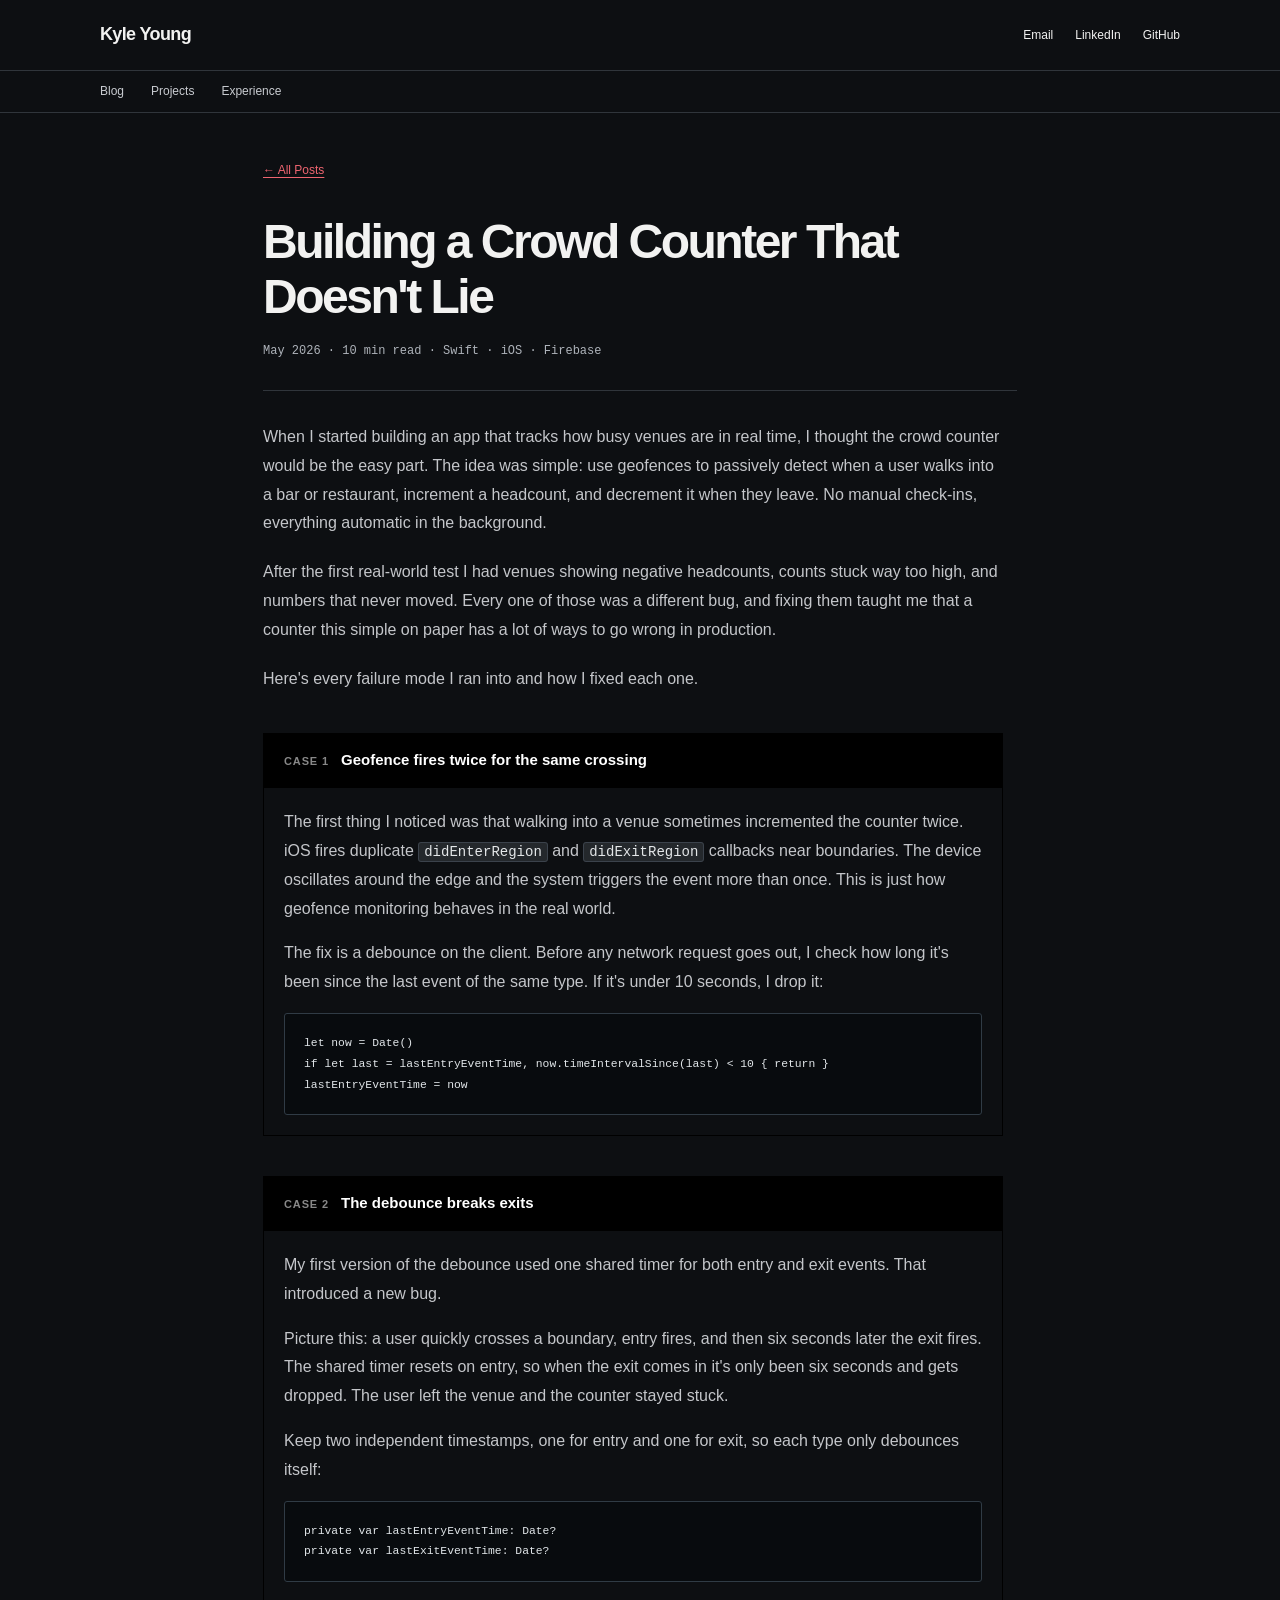
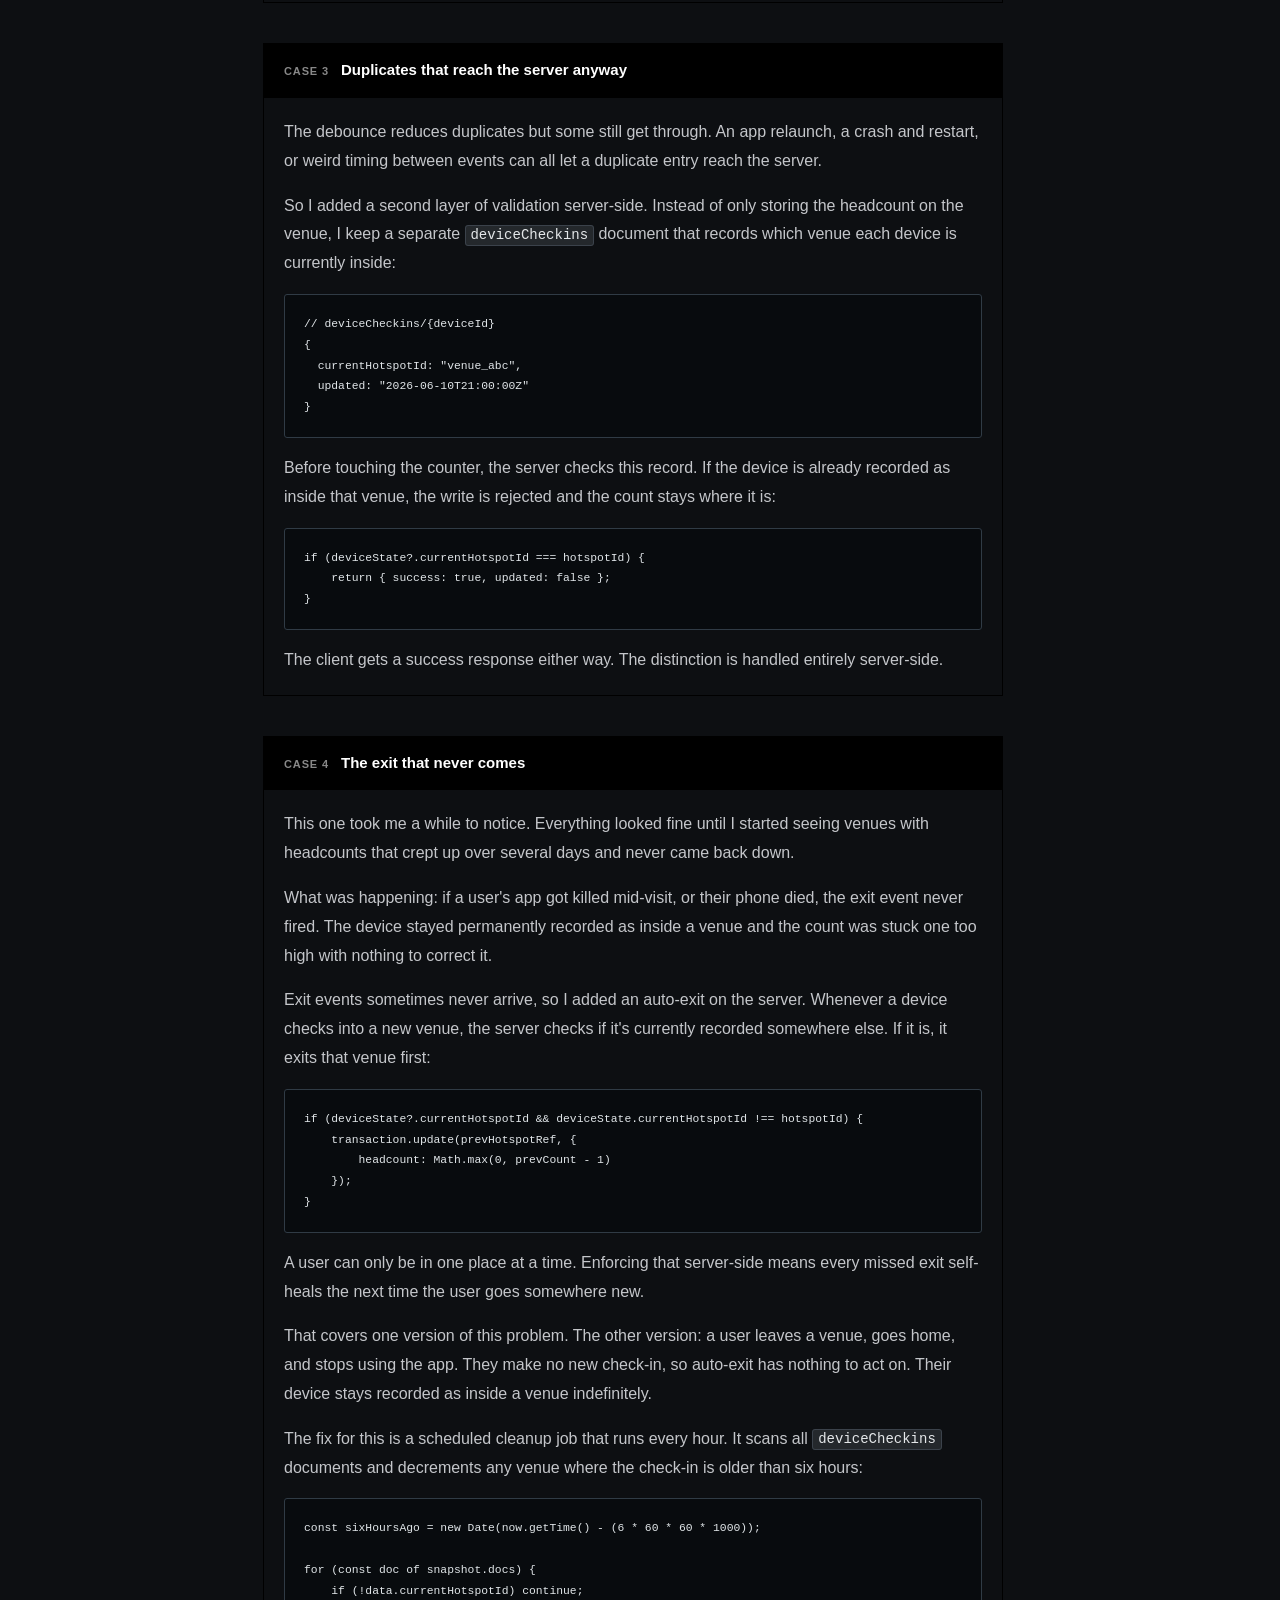
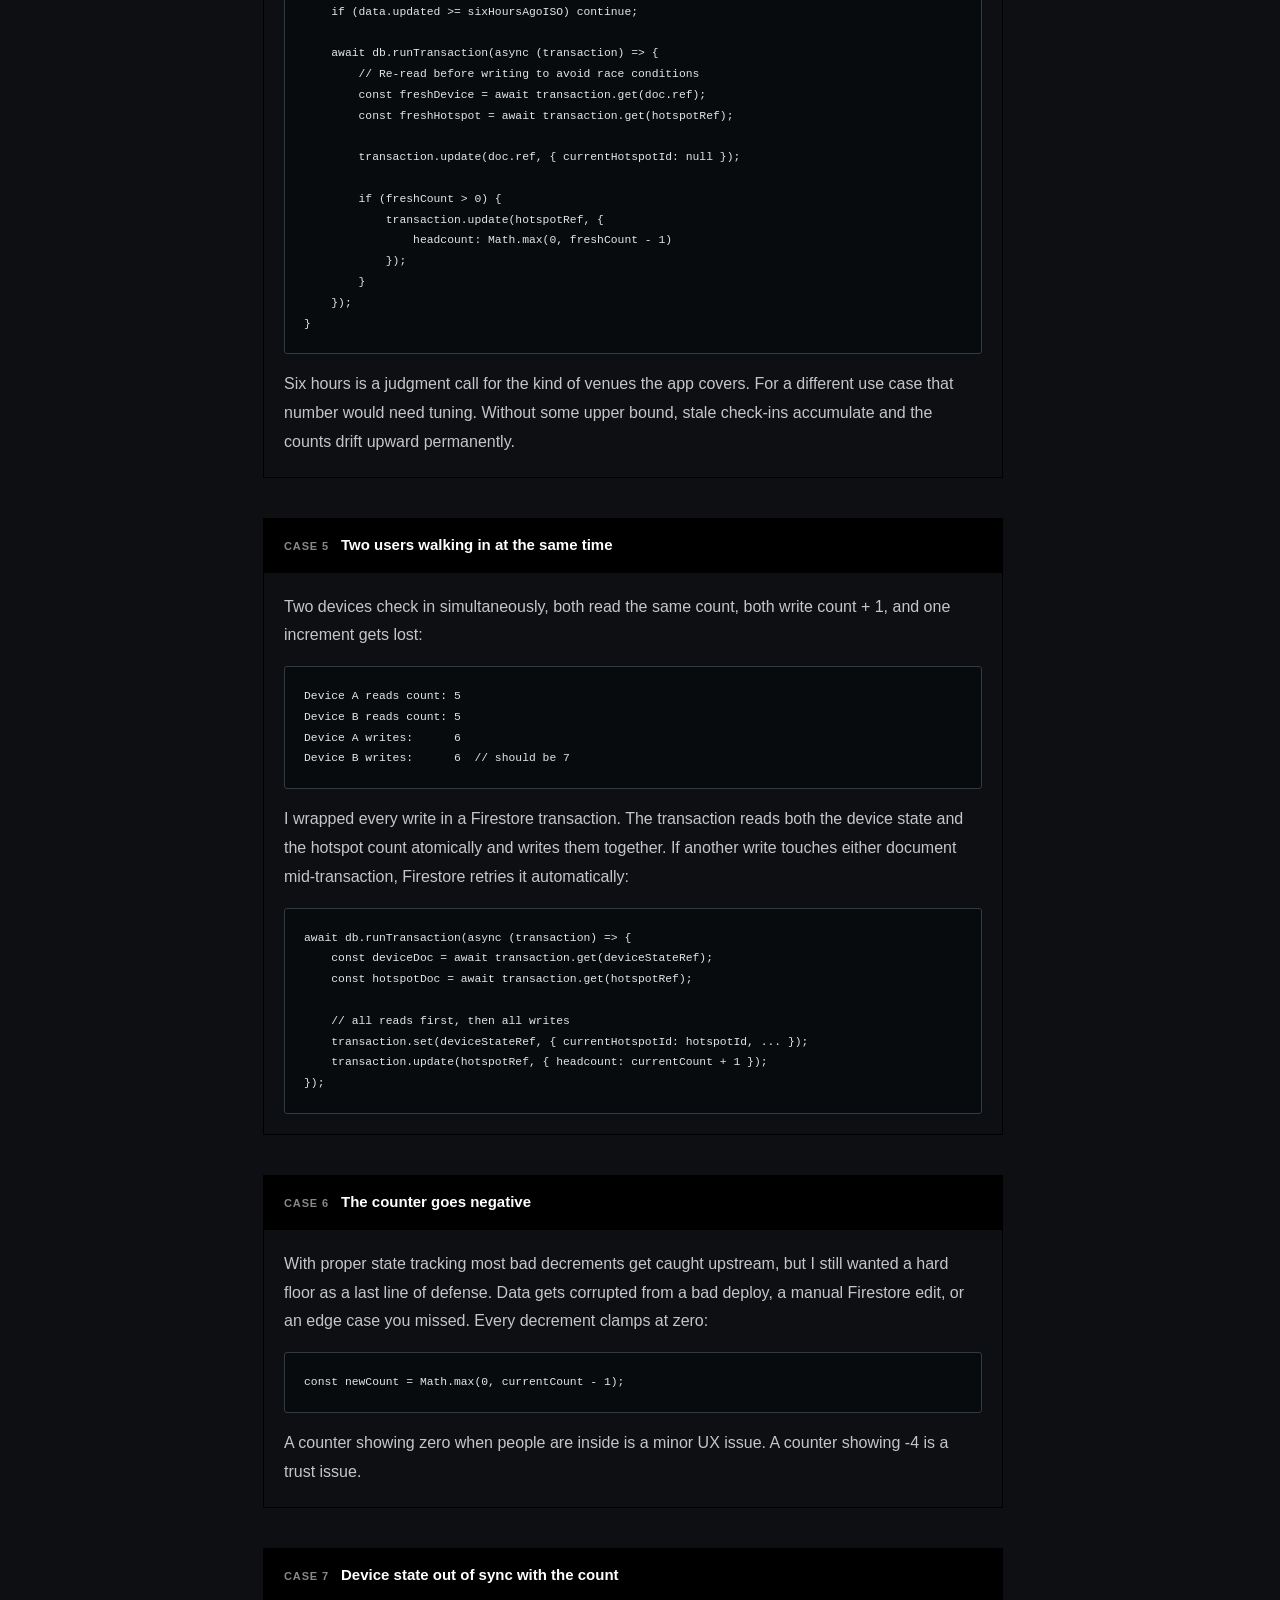
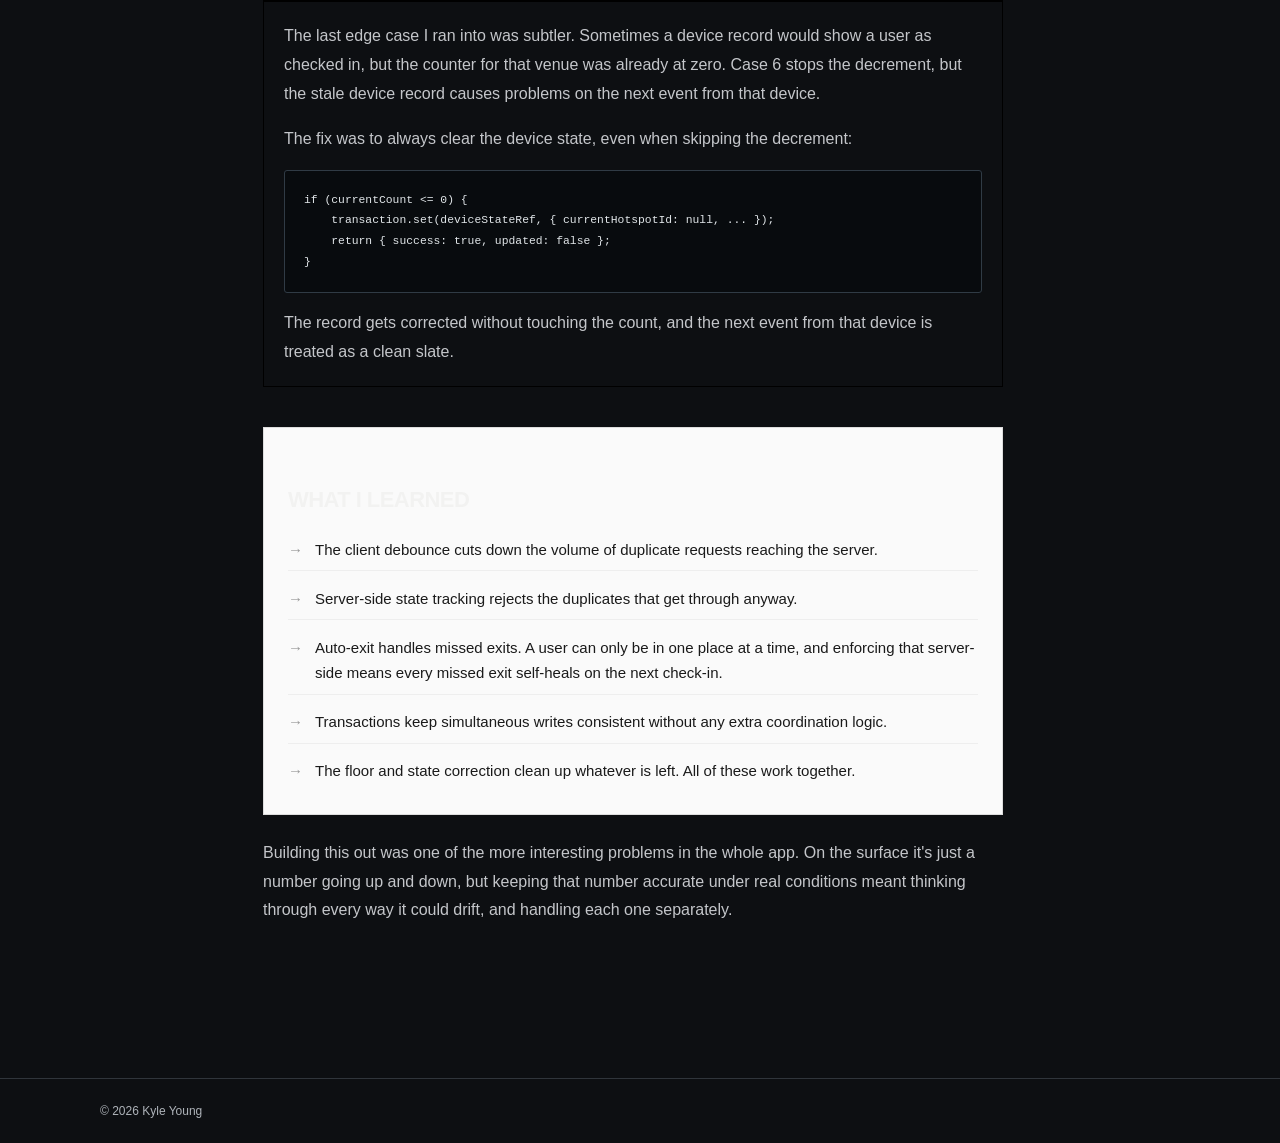
<file: blog/crowd-counter-accuracy.html>
<!DOCTYPE html>
<html lang="en">
<head>
  <meta charset="UTF-8">
  <meta name="viewport" content="width=device-width, initial-scale=1.0">
  <title>Building a Crowd Counter That Doesn't Lie — Kyle Young</title>
  <style>
    * { box-sizing: border-box; margin: 0; padding: 0; }
    body { font-family: -apple-system, BlinkMacSystemFont, 'Segoe UI', sans-serif; background: #fff; color: #000; font-size: 16px; line-height: 1.6; }
    a { color: #000; }
    header { padding: 2rem; border-bottom: 1px solid #000; display: flex; justify-content: space-between; align-items: center; flex-wrap: wrap; gap: 1rem; }
    header h1 { font-size: 1.25rem; font-weight: 600; }
    .header-links { display: flex; gap: 1.5rem; font-size: 0.875rem; }
    nav { padding: 0 2rem; border-bottom: 1px solid #000; display: flex; }
    nav a { display: block; padding: 0.75rem 0; margin-right: 2rem; font-size: 0.875rem; text-decoration: none; border-bottom: 2px solid transparent; }
    nav a:hover { border-bottom-color: #000; }
    main { max-width: 680px; margin: 0 auto; padding: 0 2rem; }
    .back { display: inline-block; font-size: 0.875rem; margin: 2rem 0 0; text-decoration: underline; }
    .post-header { padding: 2rem 0 1.5rem; border-bottom: 1px solid #ddd; margin-bottom: 2rem; }
    .post-title { font-size: 2rem; font-weight: 700; margin-bottom: 0.5rem; line-height: 1.2; }
    .post-meta { font-size: 0.8125rem; color: #888; }
    .post-body p { margin-bottom: 1.25rem; color: #1a1a1a; line-height: 1.75; }
    .post-body h2 { font-size: 1.125rem; font-weight: 600; margin: 2.5rem 0 0.75rem; }
    .post-body ul { margin: 0.5rem 0 1.25rem 1.5rem; color: #1a1a1a; line-height: 1.75; }
    .post-body ul li { margin-bottom: 0.4rem; }
    .post-body pre { background: #f5f5f5; border: 1px solid #ddd; padding: 1.25rem; overflow-x: auto; margin: 1.5rem 0; font-size: 0.875rem; line-height: 1.6; border-radius: 4px; }
    .post-body code { font-family: 'SF Mono', Menlo, monospace; font-size: 0.875em; }
    .post-body p code { background: #f5f5f5; padding: 0.1em 0.35em; border-radius: 3px; border: 1px solid #e0e0e0; }
    footer { padding: 1.5rem 2rem; border-top: 1px solid #000; font-size: 0.8125rem; color: #888; margin-top: 3rem; }

    /* Case blocks */
    .case { border: 1px solid #000; margin: 2.5rem 0 0; }
    .case-label {
      display: flex; align-items: baseline; gap: 0.75rem;
      padding: 0.875rem 1.25rem;
      border-bottom: 1px solid #000;
      background: #000;
    }
    .case-number { font-size: 0.6875rem; font-weight: 700; letter-spacing: 0.08em; text-transform: uppercase; color: #888; white-space: nowrap; }
    .case-title { font-size: 0.9375rem; font-weight: 600; color: #fff; }
    .case-body { padding: 1.25rem; }
    .case-body p { margin-bottom: 1rem; }
    .case-body p:last-child { margin-bottom: 0; }
    .case-body pre { margin: 1rem 0; }
    .case-body pre:last-child { margin-bottom: 0; }

    /* Takeaways */
    .takeaways { border: 1px solid #ddd; padding: 1.5rem; margin-top: 2.5rem; background: #fafafa; }
    .takeaways h2 { font-size: 0.75rem; text-transform: uppercase; letter-spacing: 0.1em; color: #666; margin-bottom: 1rem; }
    .takeaways ul { list-style: none; padding: 0; margin: 0; }
    .takeaways ul li { font-size: 0.9375rem; color: #1a1a1a; line-height: 1.7; padding: 0.5rem 0; border-bottom: 1px solid #eee; display: flex; gap: 0.75rem; }
    .takeaways ul li:last-child { border-bottom: none; padding-bottom: 0; }
    .takeaways ul li::before { content: "→"; flex-shrink: 0; color: #999; }
  </style>
  <link rel="preconnect" href="https://fonts.googleapis.com">
  <link rel="preconnect" href="https://fonts.gstatic.com" crossorigin>
  <link href="https://fonts.googleapis.com/css2?family=DM+Mono:wght@400;500&family=Instrument+Serif:ital@0;1&family=Space+Grotesk:wght@400;500;600;700&display=swap" rel="stylesheet">
  <link rel="stylesheet" href="/css/secondary.css">
</head>
<body>

<header>
  <a href="../index.html" style="text-decoration:none"><span class="site-wordmark">Kyle Young</span></a>
  <div class="header-links">
    <a href="mailto:kyle@kyleyoung.dev">Email</a>
    <a href="https://linkedin.com/in/kyle--young/" target="_blank" rel="noopener noreferrer">LinkedIn</a>
    <a href="https://github.com/k-yleyoung" target="_blank" rel="noopener noreferrer">GitHub</a>
  </div>
</header>

<nav>
  <a href="../index.html#writing">Blog</a>
  <a href="../index.html#projects">Projects</a>
  <a href="../index.html#experience">Experience</a>
</nav>

<main>
  <a href="index.html" class="back">← All Posts</a>

  <div class="post-header">
    <h1 class="post-title">Building a Crowd Counter That Doesn't Lie</h1>
    <div class="post-meta">May 2026 · 10 min read · Swift · iOS · Firebase</div>
  </div>

  <div class="post-body">
    <p>When I started building an app that tracks how busy venues are in real time, I thought the crowd counter would be the easy part. The idea was simple: use geofences to passively detect when a user walks into a bar or restaurant, increment a headcount, and decrement it when they leave. No manual check-ins, everything automatic in the background.</p>

    <p>After the first real-world test I had venues showing negative headcounts, counts stuck way too high, and numbers that never moved. Every one of those was a different bug, and fixing them taught me that a counter this simple on paper has a lot of ways to go wrong in production.</p>

    <p>Here's every failure mode I ran into and how I fixed each one.</p>

    <div class="case">
      <div class="case-label">
        <span class="case-number">Case 1</span>
        <span class="case-title">Geofence fires twice for the same crossing</span>
      </div>
      <div class="case-body">
        <p>The first thing I noticed was that walking into a venue sometimes incremented the counter twice. iOS fires duplicate <code>didEnterRegion</code> and <code>didExitRegion</code> callbacks near boundaries. The device oscillates around the edge and the system triggers the event more than once. This is just how geofence monitoring behaves in the real world.</p>
        <p>The fix is a debounce on the client. Before any network request goes out, I check how long it's been since the last event of the same type. If it's under 10 seconds, I drop it:</p>
        <pre><code>let now = Date()
if let last = lastEntryEventTime, now.timeIntervalSince(last) &lt; 10 { return }
lastEntryEventTime = now</code></pre>
      </div>
    </div>

    <div class="case">
      <div class="case-label">
        <span class="case-number">Case 2</span>
        <span class="case-title">The debounce breaks exits</span>
      </div>
      <div class="case-body">
        <p>My first version of the debounce used one shared timer for both entry and exit events. That introduced a new bug.</p>
        <p>Picture this: a user quickly crosses a boundary, entry fires, and then six seconds later the exit fires. The shared timer resets on entry, so when the exit comes in it's only been six seconds and gets dropped. The user left the venue and the counter stayed stuck.</p>
        <p>Keep two independent timestamps, one for entry and one for exit, so each type only debounces itself:</p>
        <pre><code>private var lastEntryEventTime: Date?
private var lastExitEventTime: Date?</code></pre>
      </div>
    </div>

    <div class="case">
      <div class="case-label">
        <span class="case-number">Case 3</span>
        <span class="case-title">Duplicates that reach the server anyway</span>
      </div>
      <div class="case-body">
        <p>The debounce reduces duplicates but some still get through. An app relaunch, a crash and restart, or weird timing between events can all let a duplicate entry reach the server.</p>
        <p>So I added a second layer of validation server-side. Instead of only storing the headcount on the venue, I keep a separate <code>deviceCheckins</code> document that records which venue each device is currently inside:</p>
        <pre><code>// deviceCheckins/{deviceId}
{
  currentHotspotId: "venue_abc",
  updated: "2026-06-10T21:00:00Z"
}</code></pre>
        <p>Before touching the counter, the server checks this record. If the device is already recorded as inside that venue, the write is rejected and the count stays where it is:</p>
        <pre><code>if (deviceState?.currentHotspotId === hotspotId) {
    return { success: true, updated: false };
}</code></pre>
        <p>The client gets a success response either way. The distinction is handled entirely server-side.</p>
      </div>
    </div>

    <div class="case">
      <div class="case-label">
        <span class="case-number">Case 4</span>
        <span class="case-title">The exit that never comes</span>
      </div>
      <div class="case-body">
        <p>This one took me a while to notice. Everything looked fine until I started seeing venues with headcounts that crept up over several days and never came back down.</p>
        <p>What was happening: if a user's app got killed mid-visit, or their phone died, the exit event never fired. The device stayed permanently recorded as inside a venue and the count was stuck one too high with nothing to correct it.</p>
        <p>Exit events sometimes never arrive, so I added an auto-exit on the server. Whenever a device checks into a new venue, the server checks if it's currently recorded somewhere else. If it is, it exits that venue first:</p>
        <pre><code>if (deviceState?.currentHotspotId && deviceState.currentHotspotId !== hotspotId) {
    transaction.update(prevHotspotRef, {
        headcount: Math.max(0, prevCount - 1)
    });
}</code></pre>
        <p>A user can only be in one place at a time. Enforcing that server-side means every missed exit self-heals the next time the user goes somewhere new.</p>
        <p>That covers one version of this problem. The other version: a user leaves a venue, goes home, and stops using the app. They make no new check-in, so auto-exit has nothing to act on. Their device stays recorded as inside a venue indefinitely.</p>
        <p>The fix for this is a scheduled cleanup job that runs every hour. It scans all <code>deviceCheckins</code> documents and decrements any venue where the check-in is older than six hours:</p>
        <pre><code>const sixHoursAgo = new Date(now.getTime() - (6 * 60 * 60 * 1000));

for (const doc of snapshot.docs) {
    if (!data.currentHotspotId) continue;
    if (data.updated >= sixHoursAgoISO) continue;

    await db.runTransaction(async (transaction) => {
        // Re-read before writing to avoid race conditions
        const freshDevice = await transaction.get(doc.ref);
        const freshHotspot = await transaction.get(hotspotRef);

        transaction.update(doc.ref, { currentHotspotId: null });

        if (freshCount > 0) {
            transaction.update(hotspotRef, {
                headcount: Math.max(0, freshCount - 1)
            });
        }
    });
}</code></pre>
        <p>Six hours is a judgment call for the kind of venues the app covers. For a different use case that number would need tuning. Without some upper bound, stale check-ins accumulate and the counts drift upward permanently.</p>
      </div>
    </div>

    <div class="case">
      <div class="case-label">
        <span class="case-number">Case 5</span>
        <span class="case-title">Two users walking in at the same time</span>
      </div>
      <div class="case-body">
        <p>Two devices check in simultaneously, both read the same count, both write count + 1, and one increment gets lost:</p>
        <pre><code>Device A reads count: 5
Device B reads count: 5
Device A writes:      6
Device B writes:      6  // should be 7</code></pre>
        <p>I wrapped every write in a Firestore transaction. The transaction reads both the device state and the hotspot count atomically and writes them together. If another write touches either document mid-transaction, Firestore retries it automatically:</p>
        <pre><code>await db.runTransaction(async (transaction) => {
    const deviceDoc = await transaction.get(deviceStateRef);
    const hotspotDoc = await transaction.get(hotspotRef);

    // all reads first, then all writes
    transaction.set(deviceStateRef, { currentHotspotId: hotspotId, ... });
    transaction.update(hotspotRef, { headcount: currentCount + 1 });
});</code></pre>
      </div>
    </div>

    <div class="case">
      <div class="case-label">
        <span class="case-number">Case 6</span>
        <span class="case-title">The counter goes negative</span>
      </div>
      <div class="case-body">
        <p>With proper state tracking most bad decrements get caught upstream, but I still wanted a hard floor as a last line of defense. Data gets corrupted from a bad deploy, a manual Firestore edit, or an edge case you missed. Every decrement clamps at zero:</p>
        <pre><code>const newCount = Math.max(0, currentCount - 1);</code></pre>
        <p>A counter showing zero when people are inside is a minor UX issue. A counter showing -4 is a trust issue.</p>
      </div>
    </div>

    <div class="case">
      <div class="case-label">
        <span class="case-number">Case 7</span>
        <span class="case-title">Device state out of sync with the count</span>
      </div>
      <div class="case-body">
        <p>The last edge case I ran into was subtler. Sometimes a device record would show a user as checked in, but the counter for that venue was already at zero. Case 6 stops the decrement, but the stale device record causes problems on the next event from that device.</p>
        <p>The fix was to always clear the device state, even when skipping the decrement:</p>
        <pre><code>if (currentCount &lt;= 0) {
    transaction.set(deviceStateRef, { currentHotspotId: null, ... });
    return { success: true, updated: false };
}</code></pre>
        <p>The record gets corrected without touching the count, and the next event from that device is treated as a clean slate.</p>
      </div>
    </div>

    <div class="takeaways">
      <h2>What I learned</h2>
      <ul>
        <li>The client debounce cuts down the volume of duplicate requests reaching the server.</li>
        <li>Server-side state tracking rejects the duplicates that get through anyway.</li>
        <li>Auto-exit handles missed exits. A user can only be in one place at a time, and enforcing that server-side means every missed exit self-heals on the next check-in.</li>
        <li>Transactions keep simultaneous writes consistent without any extra coordination logic.</li>
        <li>The floor and state correction clean up whatever is left. All of these work together.</li>
      </ul>
    </div>

    <p style="margin-top: 1.5rem;">Building this out was one of the more interesting problems in the whole app. On the surface it's just a number going up and down, but keeping that number accurate under real conditions meant thinking through every way it could drift, and handling each one separately.</p>
  </div>
</main>

<footer>© 2026 Kyle Young</footer>
</body>
</html>
</file>
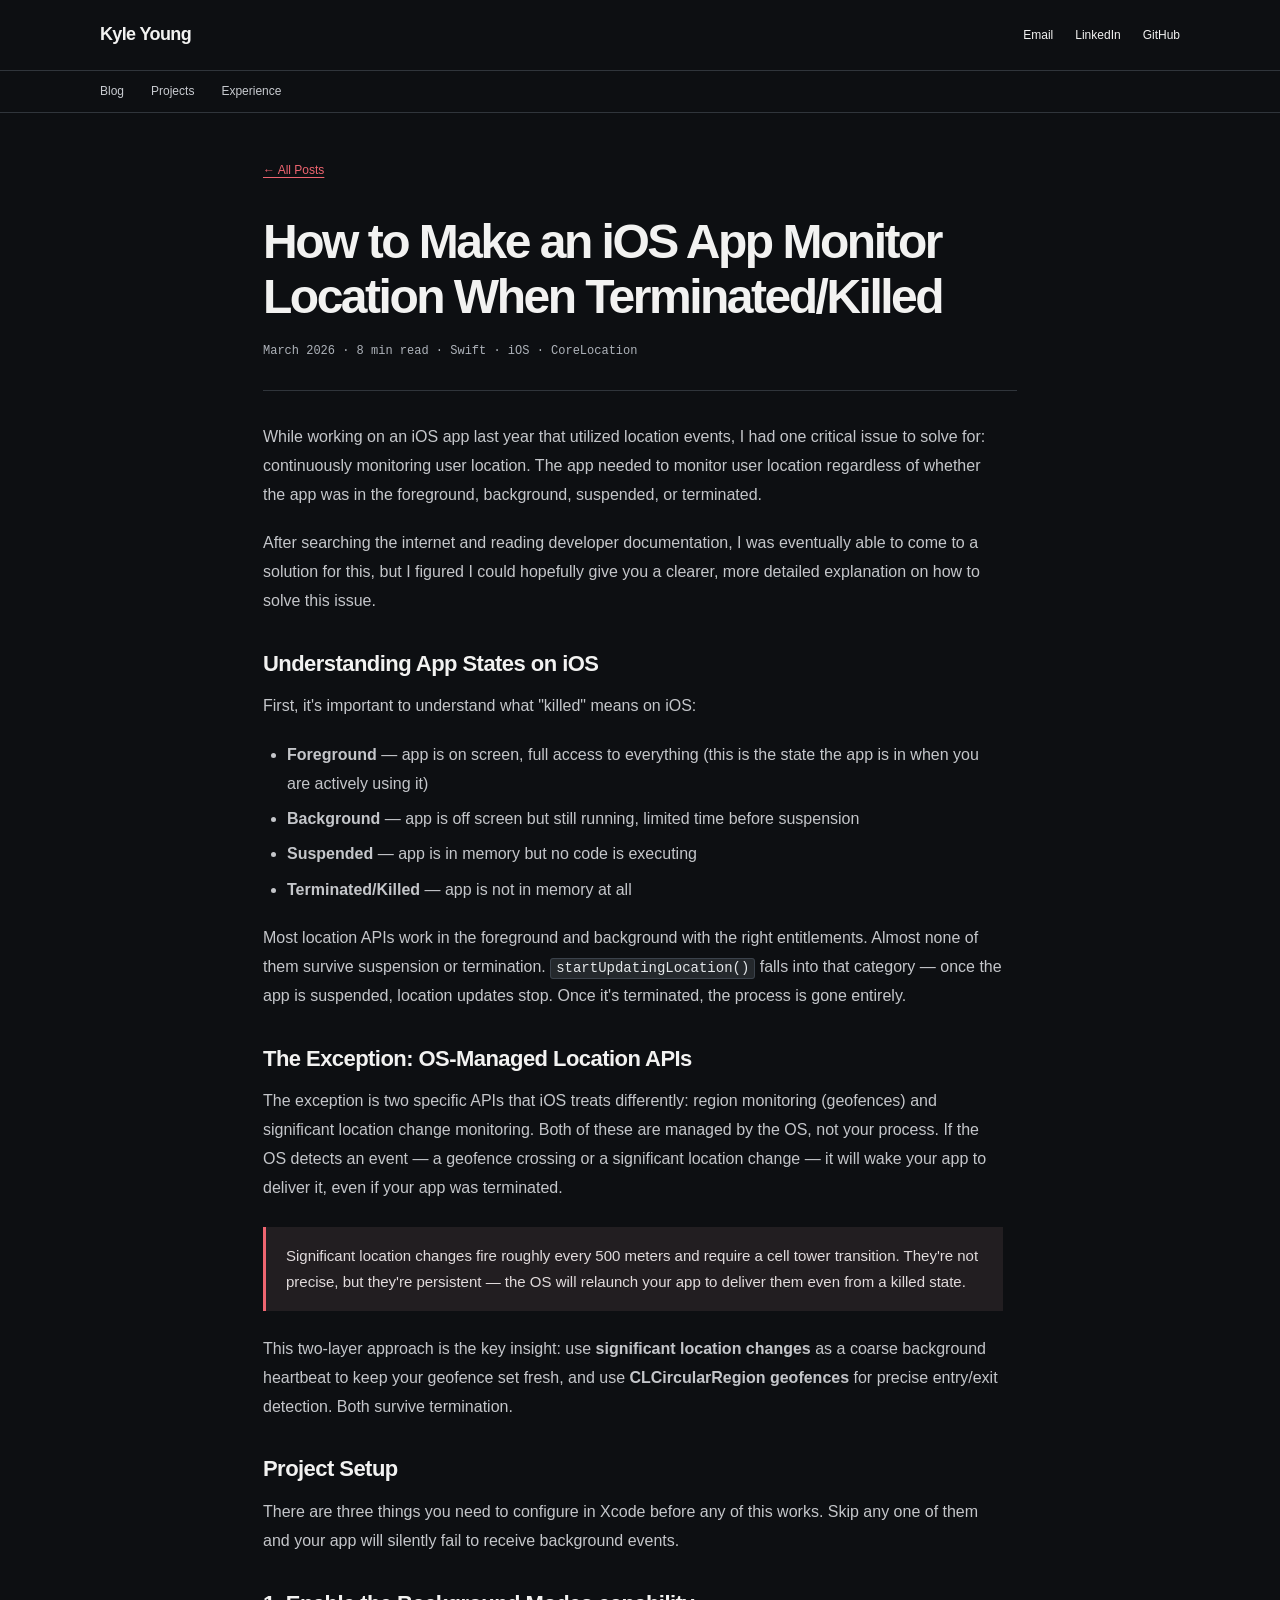
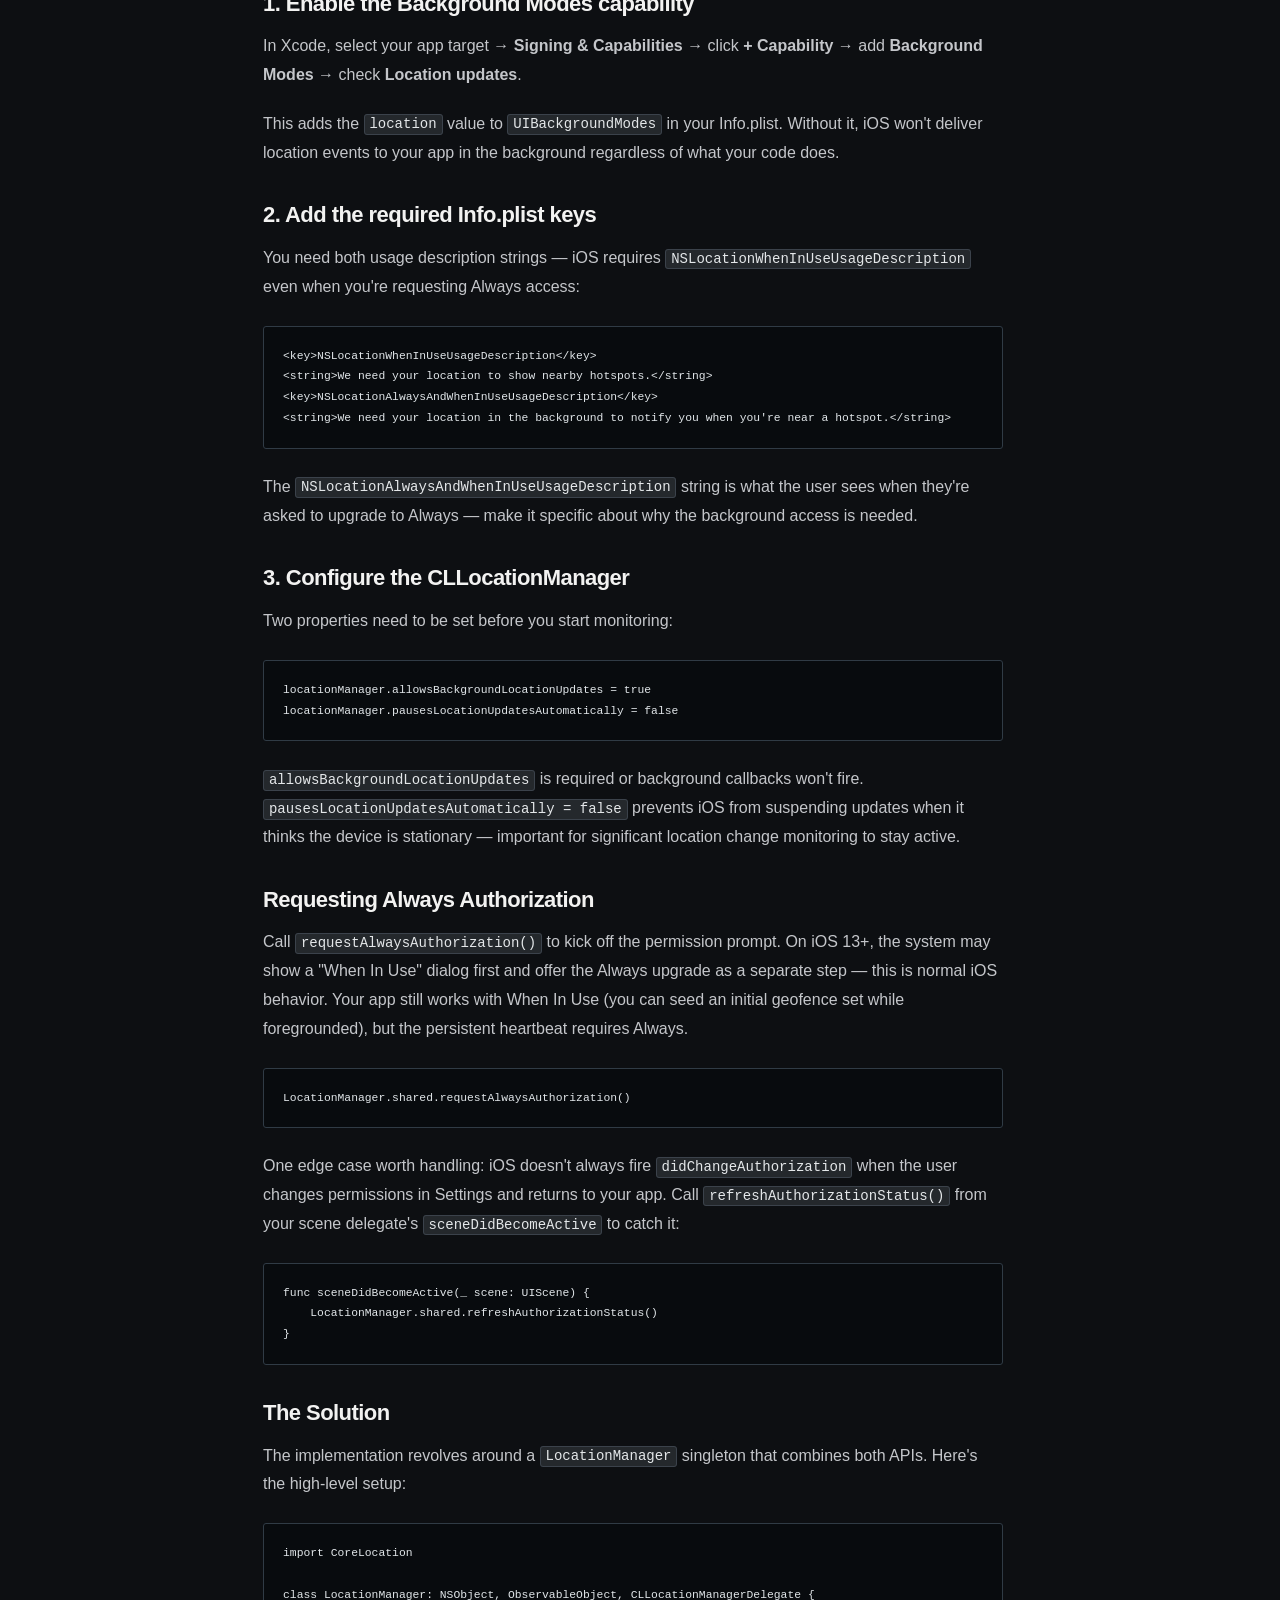
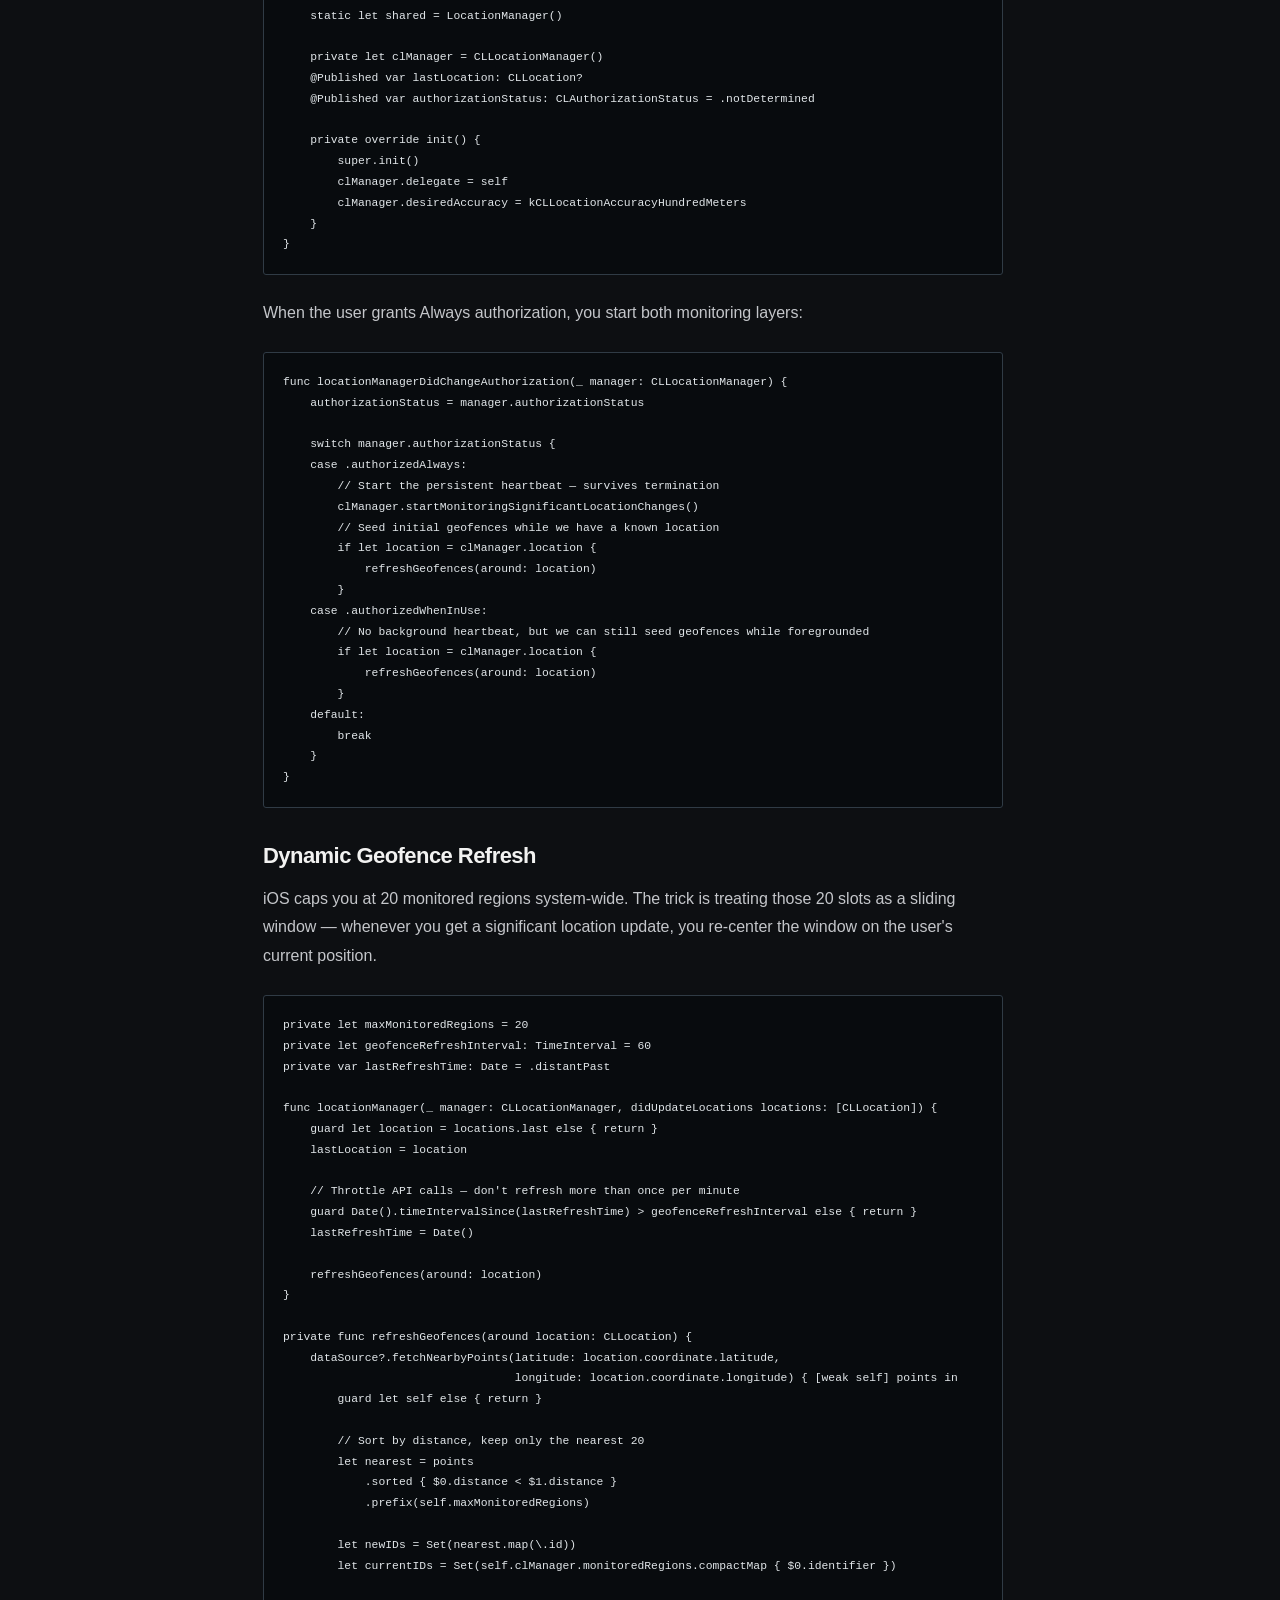
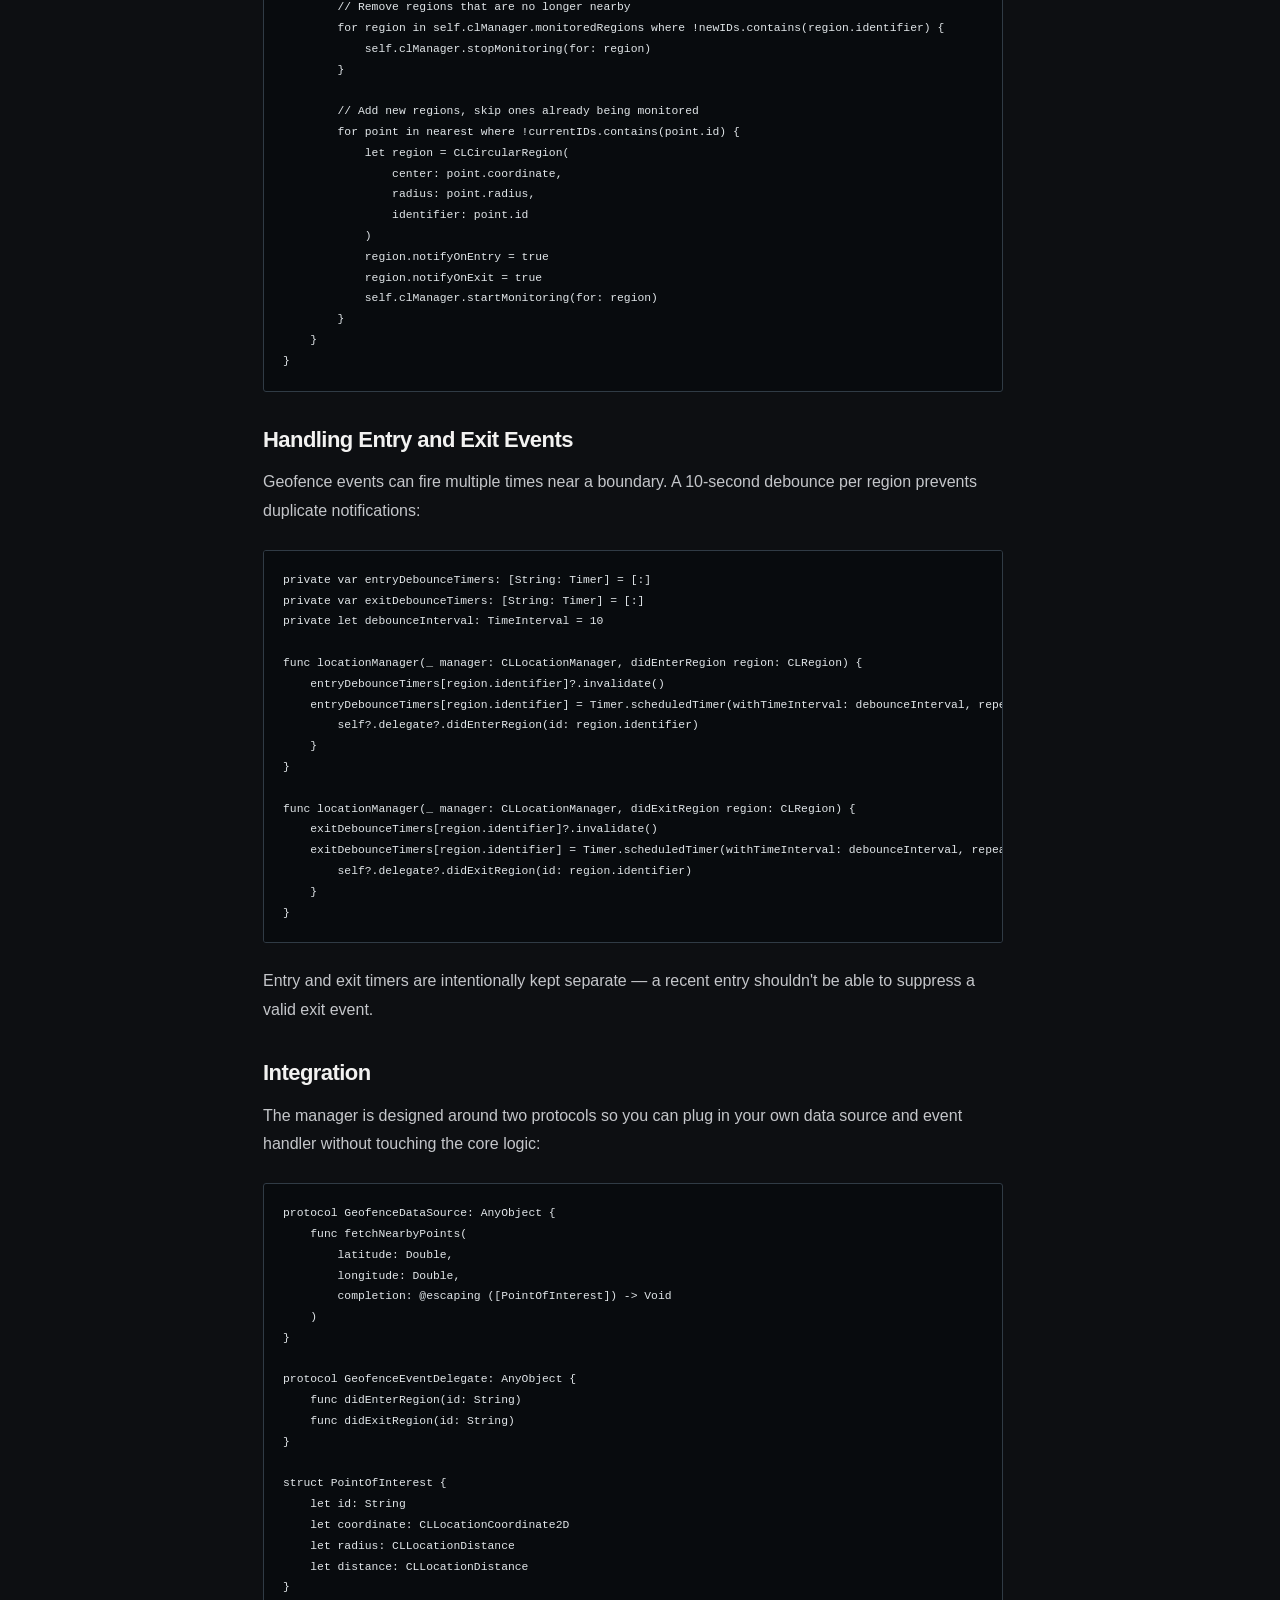
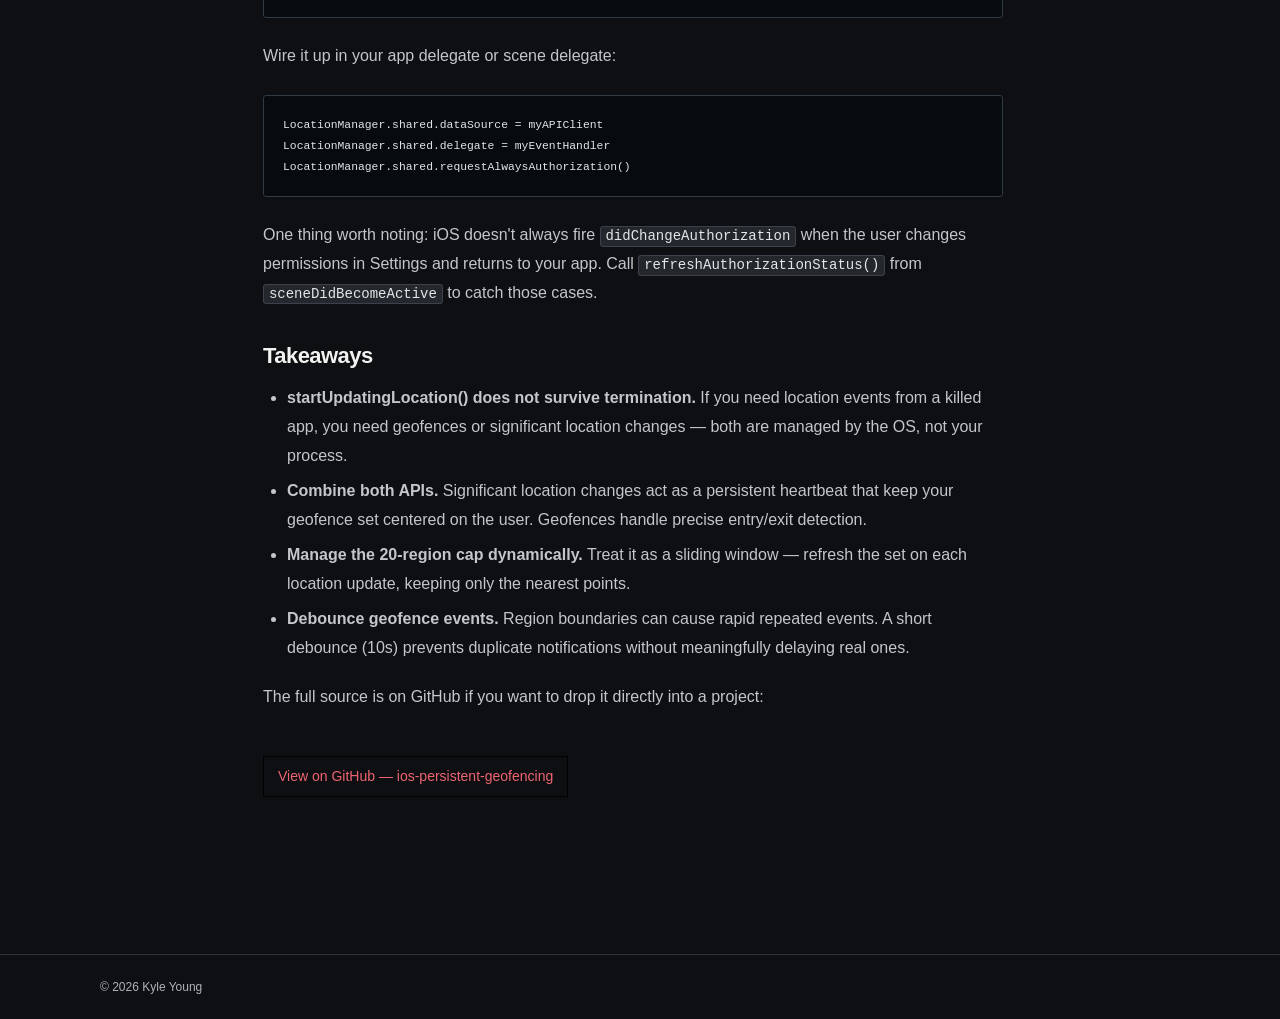
<file: blog/ios-location-monitoring-terminated.html>
<!DOCTYPE html>
<html lang="en">
<head>
  <meta charset="UTF-8">
  <meta name="viewport" content="width=device-width, initial-scale=1.0">
  <title>How to Make an iOS App Monitor Location When Terminated — Kyle Young</title>
  <style>
    * { box-sizing: border-box; margin: 0; padding: 0; }
    body { font-family: -apple-system, BlinkMacSystemFont, 'Segoe UI', sans-serif; background: #fff; color: #000; font-size: 16px; line-height: 1.6; }
    a { color: #000; }
    header { padding: 2rem; border-bottom: 1px solid #000; display: flex; justify-content: space-between; align-items: center; flex-wrap: wrap; gap: 1rem; }
    header h1 { font-size: 1.25rem; font-weight: 600; }
    .header-links { display: flex; gap: 1.5rem; font-size: 0.875rem; }
    nav { padding: 0 2rem; border-bottom: 1px solid #000; display: flex; }
    nav a { display: block; padding: 0.75rem 0; margin-right: 2rem; font-size: 0.875rem; text-decoration: none; border-bottom: 2px solid transparent; }
    nav a:hover { border-bottom-color: #000; }
    main { max-width: 680px; margin: 0 auto; padding: 0 2rem; }
    .back { display: inline-block; font-size: 0.875rem; margin: 2rem 0 0; text-decoration: underline; }
    .post-header { padding: 2rem 0 1.5rem; border-bottom: 1px solid #ddd; margin-bottom: 2rem; }
    .post-title { font-size: 2rem; font-weight: 700; margin-bottom: 0.5rem; line-height: 1.2; }
    .post-meta { font-size: 0.8125rem; color: #888; }
    .post-body p { margin-bottom: 1.25rem; color: #1a1a1a; line-height: 1.75; }
    .post-body h2 { font-size: 1.125rem; font-weight: 600; margin: 2rem 0 0.75rem; }
    .post-body ul { margin: 0.5rem 0 1.25rem 1.5rem; color: #1a1a1a; line-height: 1.75; }
    .post-body ul li { margin-bottom: 0.4rem; }
    .post-body pre { background: #f5f5f5; border: 1px solid #ddd; padding: 1.25rem; overflow-x: auto; margin: 1.5rem 0; font-size: 0.875rem; line-height: 1.6; border-radius: 4px; }
    .post-body code { font-family: 'SF Mono', Menlo, monospace; font-size: 0.875em; }
    .post-body p code { background: #f5f5f5; padding: 0.1em 0.35em; border-radius: 3px; border: 1px solid #e0e0e0; }
    .callout { background: #f9f9f9; border-left: 3px solid #000; padding: 1rem 1.25rem; margin: 1.5rem 0; font-size: 0.9375rem; color: #1a1a1a; line-height: 1.75; }
    .github-link { display: inline-flex; align-items: center; gap: 0.5rem; font-size: 0.875rem; border: 1px solid #000; padding: 0.5rem 0.875rem; text-decoration: none; margin: 1.5rem 0; }
    .github-link:hover { background: #000; color: #fff; }
    footer { padding: 1.5rem 2rem; border-top: 1px solid #000; font-size: 0.8125rem; color: #888; margin-top: 3rem; }
  </style>
  <link rel="preconnect" href="https://fonts.googleapis.com">
  <link rel="preconnect" href="https://fonts.gstatic.com" crossorigin>
  <link href="https://fonts.googleapis.com/css2?family=DM+Mono:wght@400;500&family=Instrument+Serif:ital@0;1&family=Space+Grotesk:wght@400;500;600;700&display=swap" rel="stylesheet">
  <link rel="stylesheet" href="/css/secondary.css">
</head>
<body>

<header>
  <a href="../index.html" style="text-decoration:none"><span class="site-wordmark">Kyle Young</span></a>
  <div class="header-links">
    <a href="mailto:kyle@kyleyoung.dev">Email</a>
    <a href="https://linkedin.com/in/kyle--young/" target="_blank" rel="noopener noreferrer">LinkedIn</a>
    <a href="https://github.com/k-yleyoung" target="_blank" rel="noopener noreferrer">GitHub</a>
  </div>
</header>

<nav>
  <a href="../index.html#writing">Blog</a>
  <a href="../index.html#projects">Projects</a>
  <a href="../index.html#experience">Experience</a>
</nav>

<main>
  <a href="index.html" class="back">← All Posts</a>

  <div class="post-header">
    <h1 class="post-title">How to Make an iOS App Monitor Location When Terminated/Killed</h1>
    <div class="post-meta">March 2026 · 8 min read · Swift · iOS · CoreLocation</div>
  </div>

  <div class="post-body">
    <p>While working on an iOS app last year that utilized location events, I had one critical issue to solve for: continuously monitoring user location. The app needed to monitor user location regardless of whether the app was in the foreground, background, suspended, or terminated.</p>

    <p>After searching the internet and reading developer documentation, I was eventually able to come to a solution for this, but I figured I could hopefully give you a clearer, more detailed explanation on how to solve this issue.</p>

    <h2>Understanding App States on iOS</h2>

    <p>First, it's important to understand what "killed" means on iOS:</p>

    <ul>
      <li><strong>Foreground</strong> — app is on screen, full access to everything (this is the state the app is in when you are actively using it)</li>
      <li><strong>Background</strong> — app is off screen but still running, limited time before suspension</li>
      <li><strong>Suspended</strong> — app is in memory but no code is executing</li>
      <li><strong>Terminated/Killed</strong> — app is not in memory at all</li>
    </ul>

    <p>Most location APIs work in the foreground and background with the right entitlements. Almost none of them survive suspension or termination. <code>startUpdatingLocation()</code> falls into that category — once the app is suspended, location updates stop. Once it's terminated, the process is gone entirely.</p>

    <h2>The Exception: OS-Managed Location APIs</h2>

    <p>The exception is two specific APIs that iOS treats differently: region monitoring (geofences) and significant location change monitoring. Both of these are managed by the OS, not your process. If the OS detects an event — a geofence crossing or a significant location change — it will wake your app to deliver it, even if your app was terminated.</p>

    <div class="callout">
      Significant location changes fire roughly every 500 meters and require a cell tower transition. They're not precise, but they're persistent — the OS will relaunch your app to deliver them even from a killed state.
    </div>

    <p>This two-layer approach is the key insight: use <strong>significant location changes</strong> as a coarse background heartbeat to keep your geofence set fresh, and use <strong>CLCircularRegion geofences</strong> for precise entry/exit detection. Both survive termination.</p>

    <h2>Project Setup</h2>

    <p>There are three things you need to configure in Xcode before any of this works. Skip any one of them and your app will silently fail to receive background events.</p>

    <h2>1. Enable the Background Modes capability</h2>

    <p>In Xcode, select your app target → <strong>Signing &amp; Capabilities</strong> → click <strong>+ Capability</strong> → add <strong>Background Modes</strong> → check <strong>Location updates</strong>.</p>

    <p>This adds the <code>location</code> value to <code>UIBackgroundModes</code> in your Info.plist. Without it, iOS won't deliver location events to your app in the background regardless of what your code does.</p>

    <h2>2. Add the required Info.plist keys</h2>

    <p>You need both usage description strings — iOS requires <code>NSLocationWhenInUseUsageDescription</code> even when you're requesting Always access:</p>

    <pre><code>&lt;key&gt;NSLocationWhenInUseUsageDescription&lt;/key&gt;
&lt;string&gt;We need your location to show nearby hotspots.&lt;/string&gt;
&lt;key&gt;NSLocationAlwaysAndWhenInUseUsageDescription&lt;/key&gt;
&lt;string&gt;We need your location in the background to notify you when you're near a hotspot.&lt;/string&gt;</code></pre>

    <p>The <code>NSLocationAlwaysAndWhenInUseUsageDescription</code> string is what the user sees when they're asked to upgrade to Always — make it specific about why the background access is needed.</p>

    <h2>3. Configure the CLLocationManager</h2>

    <p>Two properties need to be set before you start monitoring:</p>

    <pre><code>locationManager.allowsBackgroundLocationUpdates = true
locationManager.pausesLocationUpdatesAutomatically = false</code></pre>

    <p><code>allowsBackgroundLocationUpdates</code> is required or background callbacks won't fire. <code>pausesLocationUpdatesAutomatically = false</code> prevents iOS from suspending updates when it thinks the device is stationary — important for significant location change monitoring to stay active.</p>

    <h2>Requesting Always Authorization</h2>

    <p>Call <code>requestAlwaysAuthorization()</code> to kick off the permission prompt. On iOS 13+, the system may show a "When In Use" dialog first and offer the Always upgrade as a separate step — this is normal iOS behavior. Your app still works with When In Use (you can seed an initial geofence set while foregrounded), but the persistent heartbeat requires Always.</p>

    <pre><code>LocationManager.shared.requestAlwaysAuthorization()</code></pre>

    <p>One edge case worth handling: iOS doesn't always fire <code>didChangeAuthorization</code> when the user changes permissions in Settings and returns to your app. Call <code>refreshAuthorizationStatus()</code> from your scene delegate's <code>sceneDidBecomeActive</code> to catch it:</p>

    <pre><code>func sceneDidBecomeActive(_ scene: UIScene) {
    LocationManager.shared.refreshAuthorizationStatus()
}</code></pre>

    <h2>The Solution</h2>

    <p>The implementation revolves around a <code>LocationManager</code> singleton that combines both APIs. Here's the high-level setup:</p>

    <pre><code>import CoreLocation

class LocationManager: NSObject, ObservableObject, CLLocationManagerDelegate {
    static let shared = LocationManager()

    private let clManager = CLLocationManager()
    @Published var lastLocation: CLLocation?
    @Published var authorizationStatus: CLAuthorizationStatus = .notDetermined

    private override init() {
        super.init()
        clManager.delegate = self
        clManager.desiredAccuracy = kCLLocationAccuracyHundredMeters
    }
}</code></pre>

    <p>When the user grants Always authorization, you start both monitoring layers:</p>

    <pre><code>func locationManagerDidChangeAuthorization(_ manager: CLLocationManager) {
    authorizationStatus = manager.authorizationStatus

    switch manager.authorizationStatus {
    case .authorizedAlways:
        // Start the persistent heartbeat — survives termination
        clManager.startMonitoringSignificantLocationChanges()
        // Seed initial geofences while we have a known location
        if let location = clManager.location {
            refreshGeofences(around: location)
        }
    case .authorizedWhenInUse:
        // No background heartbeat, but we can still seed geofences while foregrounded
        if let location = clManager.location {
            refreshGeofences(around: location)
        }
    default:
        break
    }
}</code></pre>

    <h2>Dynamic Geofence Refresh</h2>

    <p>iOS caps you at 20 monitored regions system-wide. The trick is treating those 20 slots as a sliding window — whenever you get a significant location update, you re-center the window on the user's current position.</p>

    <pre><code>private let maxMonitoredRegions = 20
private let geofenceRefreshInterval: TimeInterval = 60
private var lastRefreshTime: Date = .distantPast

func locationManager(_ manager: CLLocationManager, didUpdateLocations locations: [CLLocation]) {
    guard let location = locations.last else { return }
    lastLocation = location

    // Throttle API calls — don't refresh more than once per minute
    guard Date().timeIntervalSince(lastRefreshTime) > geofenceRefreshInterval else { return }
    lastRefreshTime = Date()

    refreshGeofences(around: location)
}

private func refreshGeofences(around location: CLLocation) {
    dataSource?.fetchNearbyPoints(latitude: location.coordinate.latitude,
                                  longitude: location.coordinate.longitude) { [weak self] points in
        guard let self else { return }

        // Sort by distance, keep only the nearest 20
        let nearest = points
            .sorted { $0.distance < $1.distance }
            .prefix(self.maxMonitoredRegions)

        let newIDs = Set(nearest.map(\.id))
        let currentIDs = Set(self.clManager.monitoredRegions.compactMap { $0.identifier })

        // Remove regions that are no longer nearby
        for region in self.clManager.monitoredRegions where !newIDs.contains(region.identifier) {
            self.clManager.stopMonitoring(for: region)
        }

        // Add new regions, skip ones already being monitored
        for point in nearest where !currentIDs.contains(point.id) {
            let region = CLCircularRegion(
                center: point.coordinate,
                radius: point.radius,
                identifier: point.id
            )
            region.notifyOnEntry = true
            region.notifyOnExit = true
            self.clManager.startMonitoring(for: region)
        }
    }
}</code></pre>

    <h2>Handling Entry and Exit Events</h2>

    <p>Geofence events can fire multiple times near a boundary. A 10-second debounce per region prevents duplicate notifications:</p>

    <pre><code>private var entryDebounceTimers: [String: Timer] = [:]
private var exitDebounceTimers: [String: Timer] = [:]
private let debounceInterval: TimeInterval = 10

func locationManager(_ manager: CLLocationManager, didEnterRegion region: CLRegion) {
    entryDebounceTimers[region.identifier]?.invalidate()
    entryDebounceTimers[region.identifier] = Timer.scheduledTimer(withTimeInterval: debounceInterval, repeats: false) { [weak self] _ in
        self?.delegate?.didEnterRegion(id: region.identifier)
    }
}

func locationManager(_ manager: CLLocationManager, didExitRegion region: CLRegion) {
    exitDebounceTimers[region.identifier]?.invalidate()
    exitDebounceTimers[region.identifier] = Timer.scheduledTimer(withTimeInterval: debounceInterval, repeats: false) { [weak self] _ in
        self?.delegate?.didExitRegion(id: region.identifier)
    }
}</code></pre>

    <p>Entry and exit timers are intentionally kept separate — a recent entry shouldn't be able to suppress a valid exit event.</p>

    <h2>Integration</h2>

    <p>The manager is designed around two protocols so you can plug in your own data source and event handler without touching the core logic:</p>

    <pre><code>protocol GeofenceDataSource: AnyObject {
    func fetchNearbyPoints(
        latitude: Double,
        longitude: Double,
        completion: @escaping ([PointOfInterest]) -> Void
    )
}

protocol GeofenceEventDelegate: AnyObject {
    func didEnterRegion(id: String)
    func didExitRegion(id: String)
}

struct PointOfInterest {
    let id: String
    let coordinate: CLLocationCoordinate2D
    let radius: CLLocationDistance
    let distance: CLLocationDistance
}</code></pre>

    <p>Wire it up in your app delegate or scene delegate:</p>

    <pre><code>LocationManager.shared.dataSource = myAPIClient
LocationManager.shared.delegate = myEventHandler
LocationManager.shared.requestAlwaysAuthorization()</code></pre>

    <p>One thing worth noting: iOS doesn't always fire <code>didChangeAuthorization</code> when the user changes permissions in Settings and returns to your app. Call <code>refreshAuthorizationStatus()</code> from <code>sceneDidBecomeActive</code> to catch those cases.</p>

    <h2>Takeaways</h2>

    <ul>
      <li><strong>startUpdatingLocation() does not survive termination.</strong> If you need location events from a killed app, you need geofences or significant location changes — both are managed by the OS, not your process.</li>
      <li><strong>Combine both APIs.</strong> Significant location changes act as a persistent heartbeat that keep your geofence set centered on the user. Geofences handle precise entry/exit detection.</li>
      <li><strong>Manage the 20-region cap dynamically.</strong> Treat it as a sliding window — refresh the set on each location update, keeping only the nearest points.</li>
      <li><strong>Debounce geofence events.</strong> Region boundaries can cause rapid repeated events. A short debounce (10s) prevents duplicate notifications without meaningfully delaying real ones.</li>
    </ul>

    <p>The full source is on GitHub if you want to drop it directly into a project:</p>

    <a href="https://github.com/k-yleyoung/ios-persistent-geofencing" target="_blank" rel="noopener noreferrer" class="github-link">
      View on GitHub — ios-persistent-geofencing
    </a>
  </div>
</main>

<footer>© 2026 Kyle Young</footer>
</body>
</html>
</file>
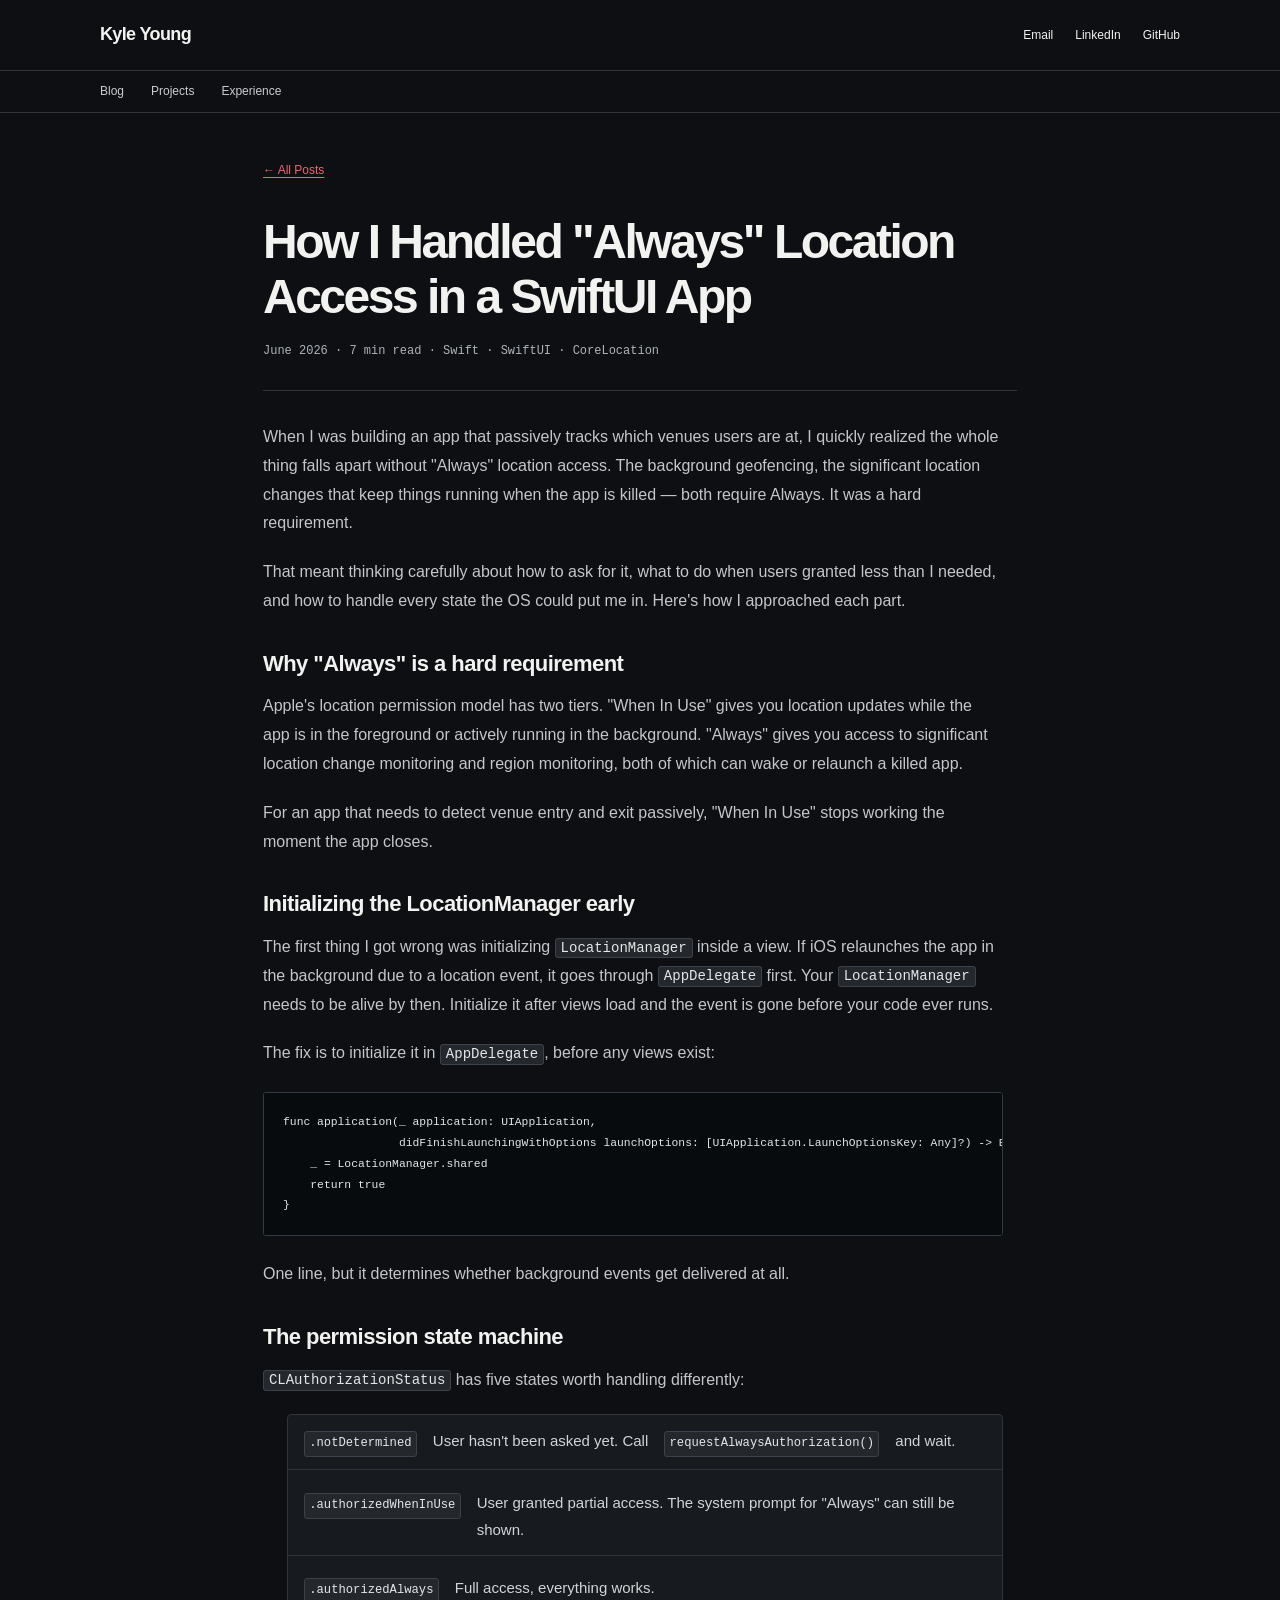
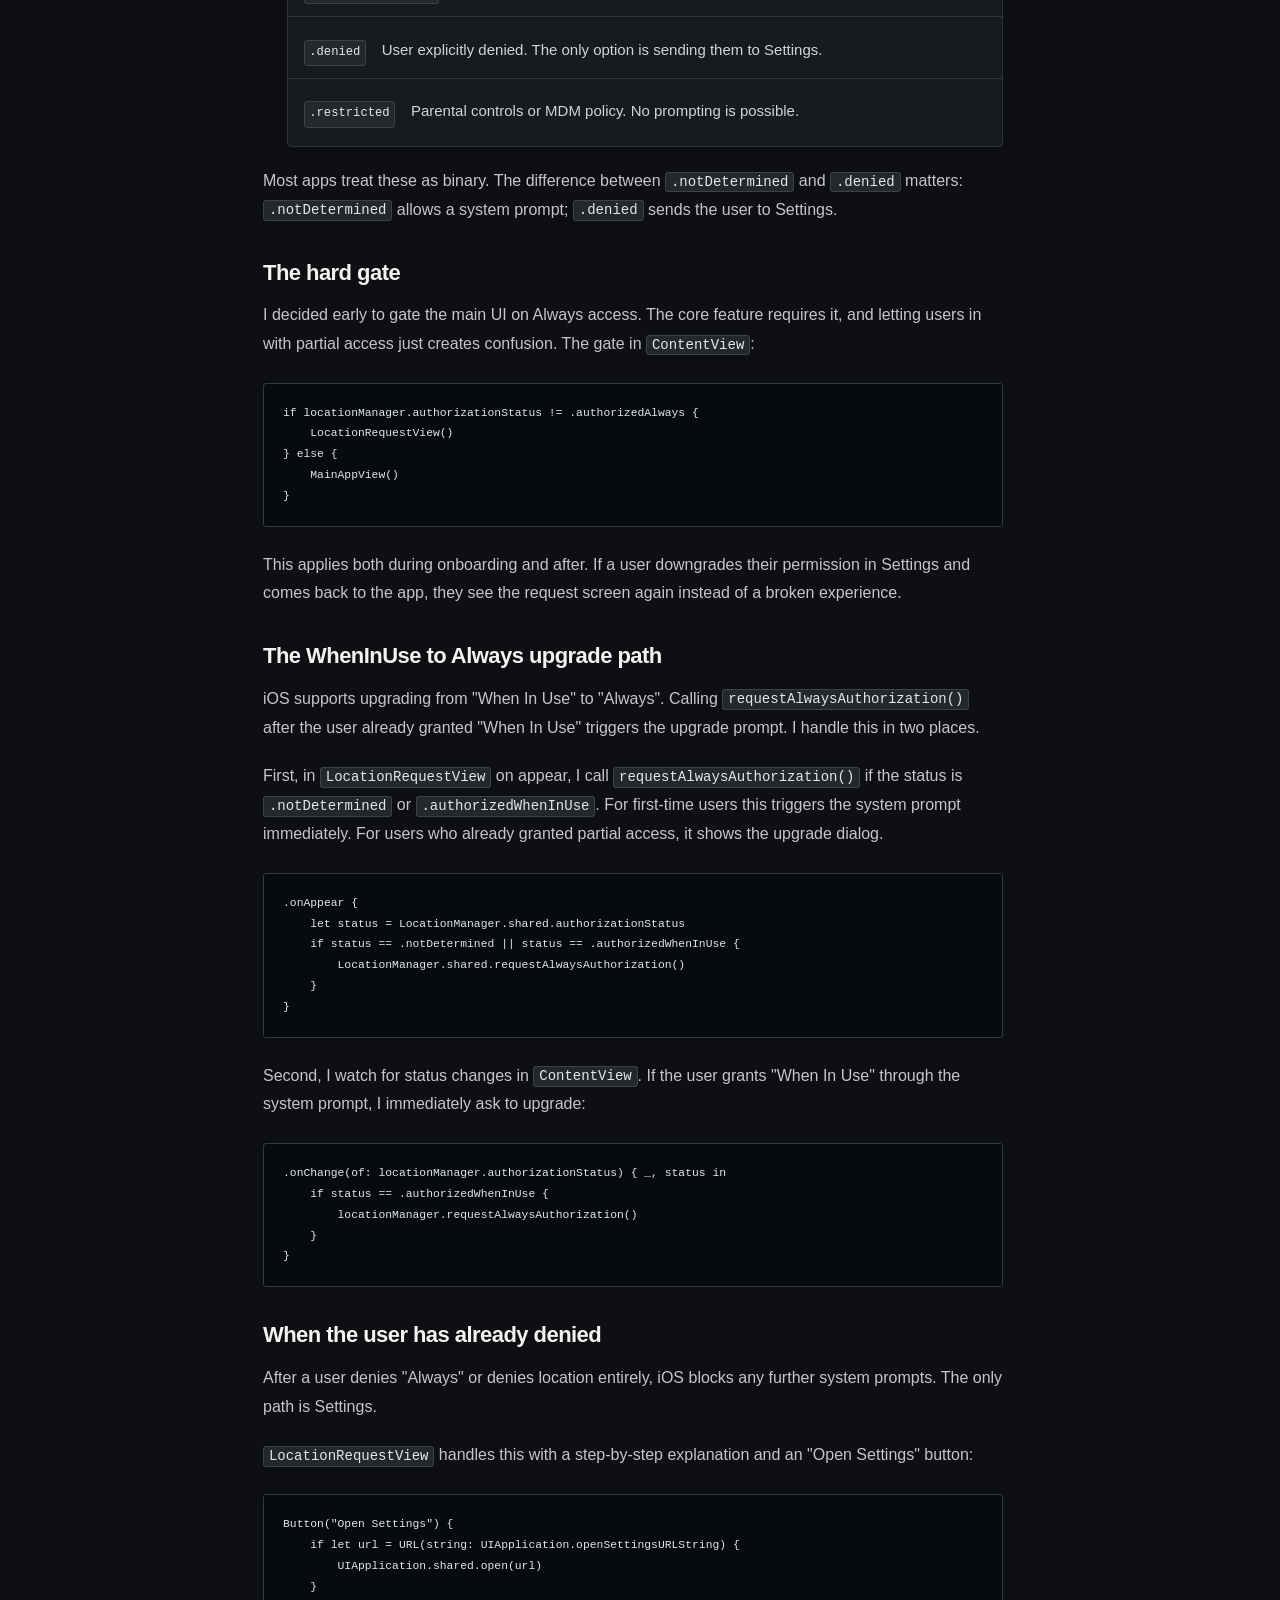
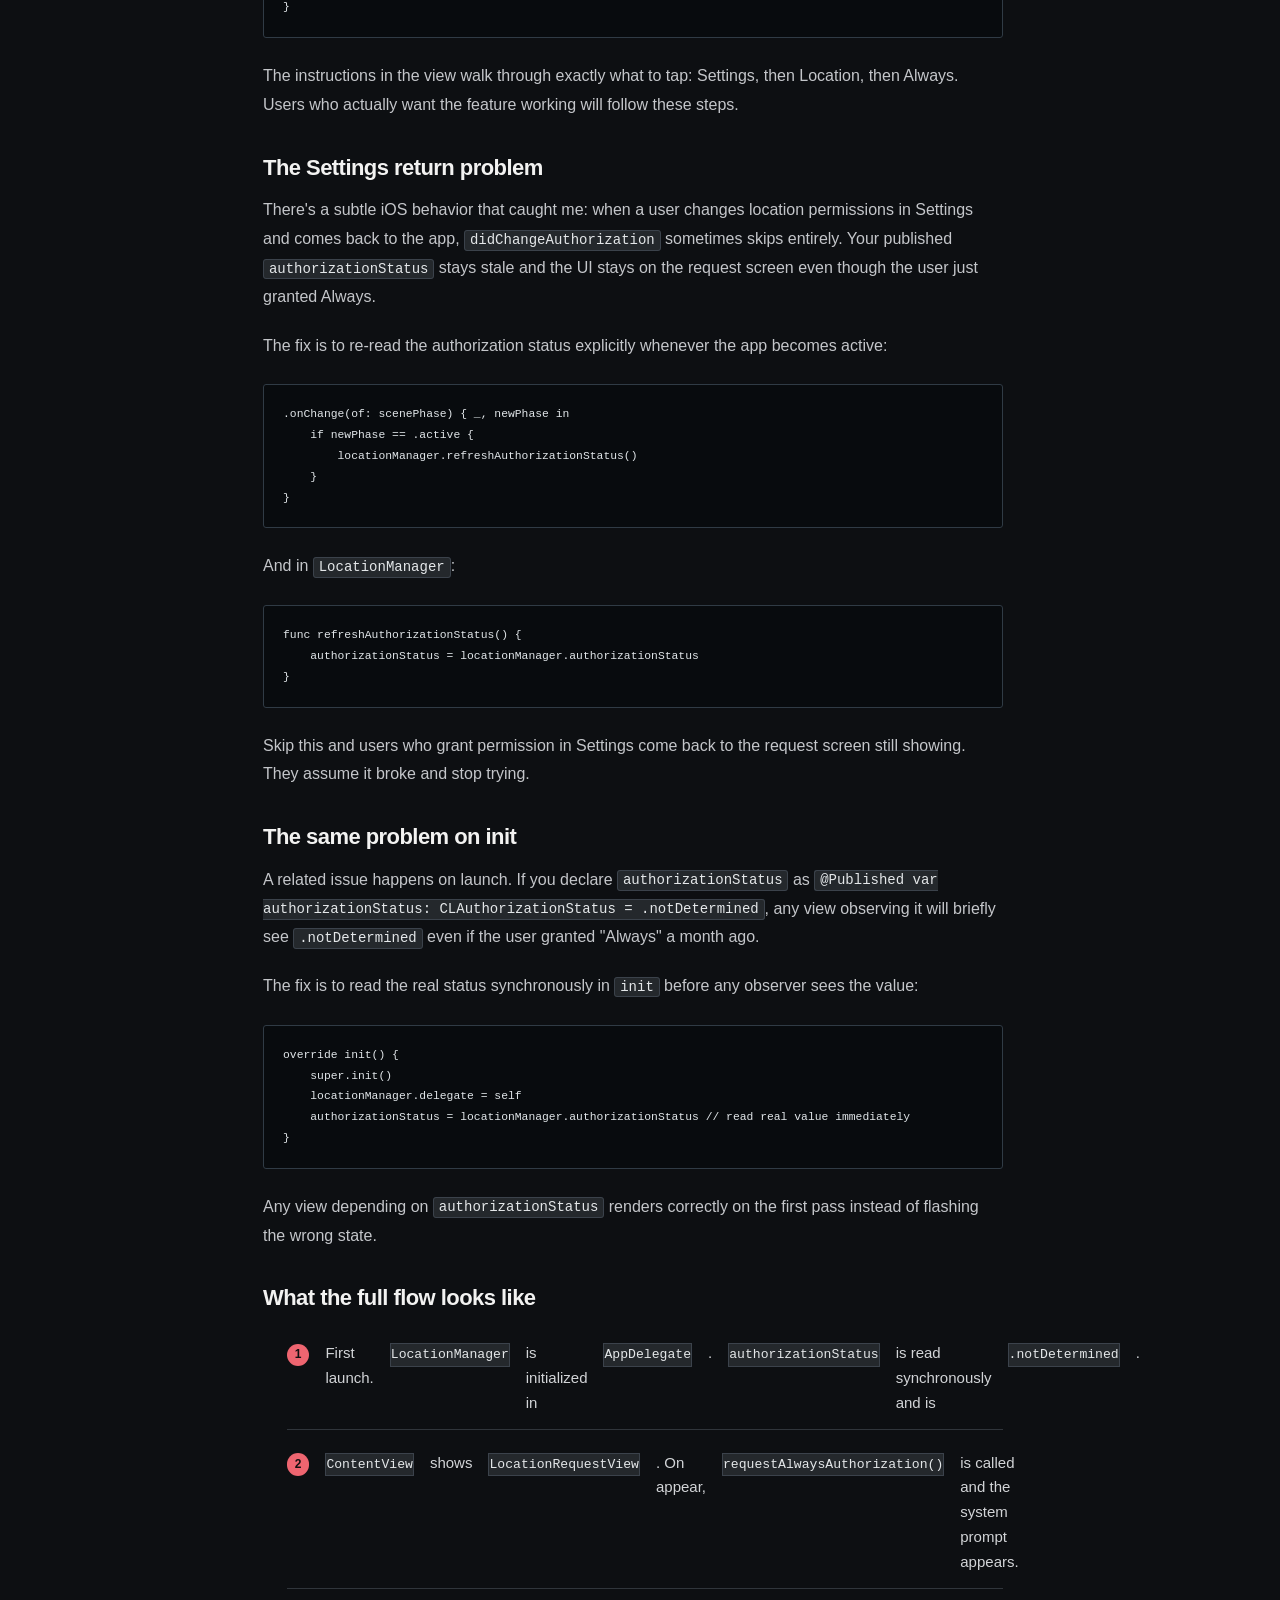
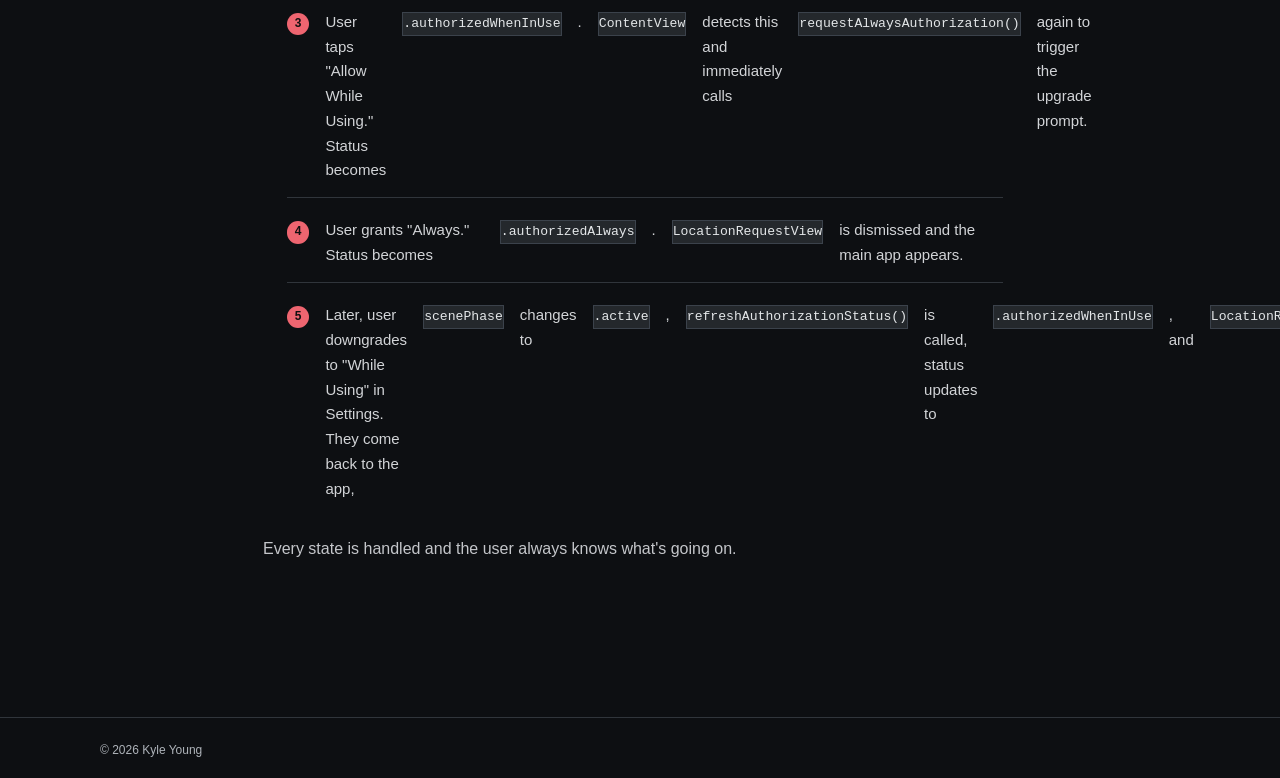
<file: blog/swiftui-always-location.html>
<!DOCTYPE html>
<html lang="en">
<head>
  <meta charset="UTF-8">
  <meta name="viewport" content="width=device-width, initial-scale=1.0">
  <title>How I Handled "Always" Location Access in a SwiftUI App — Kyle Young</title>
  <style>
    * { box-sizing: border-box; margin: 0; padding: 0; }
    body { font-family: -apple-system, BlinkMacSystemFont, 'Segoe UI', sans-serif; background: #fff; color: #000; font-size: 16px; line-height: 1.6; }
    a { color: #000; }
    header { padding: 2rem; border-bottom: 1px solid #000; display: flex; justify-content: space-between; align-items: center; flex-wrap: wrap; gap: 1rem; }
    header h1 { font-size: 1.25rem; font-weight: 600; }
    .header-links { display: flex; gap: 1.5rem; font-size: 0.875rem; }
    nav { padding: 0 2rem; border-bottom: 1px solid #000; display: flex; }
    nav a { display: block; padding: 0.75rem 0; margin-right: 2rem; font-size: 0.875rem; text-decoration: none; border-bottom: 2px solid transparent; }
    nav a:hover { border-bottom-color: #000; }
    main { max-width: 680px; margin: 0 auto; padding: 0 2rem; }
    .back { display: inline-block; font-size: 0.875rem; margin: 2rem 0 0; text-decoration: underline; }
    .post-header { padding: 2rem 0 1.5rem; border-bottom: 1px solid #ddd; margin-bottom: 2rem; }
    .post-title { font-size: 2rem; font-weight: 700; margin-bottom: 0.5rem; line-height: 1.2; }
    .post-meta { font-size: 0.8125rem; color: #888; }
    .post-body p { margin-bottom: 1.25rem; color: #1a1a1a; line-height: 1.75; }
    .post-body h2 { font-size: 1.125rem; font-weight: 600; margin: 2.5rem 0 0.75rem; }
    .post-body ul { margin: 0.5rem 0 1.25rem 1.5rem; color: #1a1a1a; line-height: 1.75; }
    .post-body ul li { margin-bottom: 0.4rem; }
    .post-body pre { background: #f5f5f5; border: 1px solid #ddd; padding: 1.25rem; overflow-x: auto; margin: 1.5rem 0; font-size: 0.875rem; line-height: 1.6; border-radius: 4px; }
    .post-body code { font-family: 'SF Mono', Menlo, monospace; font-size: 0.875em; }
    .post-body p code { background: #f5f5f5; padding: 0.1em 0.35em; border-radius: 3px; border: 1px solid #e0e0e0; }
    .callout { background: #f9f9f9; border-left: 3px solid #000; padding: 1rem 1.25rem; margin: 1.5rem 0; font-size: 0.9375rem; color: #1a1a1a; line-height: 1.75; }
    .status-list { list-style: none; padding: 0; margin: 1rem 0 1.25rem; border: 1px solid #e0e0e0; border-radius: 4px; overflow: hidden; }
    .status-list li { display: flex; gap: 1rem; padding: 0.75rem 1rem; border-bottom: 1px solid #e0e0e0; font-size: 0.9375rem; color: #1a1a1a; align-items: baseline; }
    .status-list li:last-child { border-bottom: none; }
    .status-list li code { flex-shrink: 0; font-family: 'SF Mono', Menlo, monospace; font-size: 0.8125em; background: #f5f5f5; padding: 0.1em 0.35em; border-radius: 3px; border: 1px solid #e0e0e0; }
    .flow-list { list-style: none; padding: 0; margin: 1rem 0 1.25rem; counter-reset: flow; }
    .flow-list li { counter-increment: flow; display: flex; gap: 1rem; padding: 0.875rem 0; border-bottom: 1px solid #eee; font-size: 0.9375rem; color: #1a1a1a; line-height: 1.65; align-items: baseline; }
    .flow-list li:last-child { border-bottom: none; }
    .flow-list li::before { content: counter(flow); flex-shrink: 0; font-size: 0.75rem; font-weight: 700; color: #fff; background: #000; width: 1.4rem; height: 1.4rem; border-radius: 50%; display: flex; align-items: center; justify-content: center; margin-top: 0.15rem; }
    footer { padding: 1.5rem 2rem; border-top: 1px solid #000; font-size: 0.8125rem; color: #888; margin-top: 3rem; }
  </style>
  <link rel="preconnect" href="https://fonts.googleapis.com">
  <link rel="preconnect" href="https://fonts.gstatic.com" crossorigin>
  <link href="https://fonts.googleapis.com/css2?family=DM+Mono:wght@400;500&family=Instrument+Serif:ital@0;1&family=Space+Grotesk:wght@400;500;600;700&display=swap" rel="stylesheet">
  <link rel="stylesheet" href="/css/secondary.css">
</head>
<body>

<header>
  <a href="../index.html" style="text-decoration:none"><span class="site-wordmark">Kyle Young</span></a>
  <div class="header-links">
    <a href="mailto:kyle@kyleyoung.dev">Email</a>
    <a href="https://linkedin.com/in/kyle--young/" target="_blank" rel="noopener noreferrer">LinkedIn</a>
    <a href="https://github.com/k-yleyoung" target="_blank" rel="noopener noreferrer">GitHub</a>
  </div>
</header>

<nav>
  <a href="../index.html#writing">Blog</a>
  <a href="../index.html#projects">Projects</a>
  <a href="../index.html#experience">Experience</a>
</nav>

<main>
  <a href="index.html" class="back">← All Posts</a>

  <div class="post-header">
    <h1 class="post-title">How I Handled "Always" Location Access in a SwiftUI App</h1>
    <div class="post-meta">June 2026 · 7 min read · Swift · SwiftUI · CoreLocation</div>
  </div>

  <div class="post-body">
    <p>When I was building an app that passively tracks which venues users are at, I quickly realized the whole thing falls apart without "Always" location access. The background geofencing, the significant location changes that keep things running when the app is killed — both require Always. It was a hard requirement.</p>

    <p>That meant thinking carefully about how to ask for it, what to do when users granted less than I needed, and how to handle every state the OS could put me in. Here's how I approached each part.</p>

    <h2>Why "Always" is a hard requirement</h2>

    <p>Apple's location permission model has two tiers. "When In Use" gives you location updates while the app is in the foreground or actively running in the background. "Always" gives you access to significant location change monitoring and region monitoring, both of which can wake or relaunch a killed app.</p>

    <p>For an app that needs to detect venue entry and exit passively, "When In Use" stops working the moment the app closes.</p>

    <h2>Initializing the LocationManager early</h2>

    <p>The first thing I got wrong was initializing <code>LocationManager</code> inside a view. If iOS relaunches the app in the background due to a location event, it goes through <code>AppDelegate</code> first. Your <code>LocationManager</code> needs to be alive by then. Initialize it after views load and the event is gone before your code ever runs.</p>

    <p>The fix is to initialize it in <code>AppDelegate</code>, before any views exist:</p>

    <pre><code>func application(_ application: UIApplication,
                 didFinishLaunchingWithOptions launchOptions: [UIApplication.LaunchOptionsKey: Any]?) -> Bool {
    _ = LocationManager.shared
    return true
}</code></pre>

    <p>One line, but it determines whether background events get delivered at all.</p>

    <h2>The permission state machine</h2>

    <p><code>CLAuthorizationStatus</code> has five states worth handling differently:</p>

    <ul class="status-list">
      <li><code>.notDetermined</code> User hasn't been asked yet. Call <code>requestAlwaysAuthorization()</code> and wait.</li>
      <li><code>.authorizedWhenInUse</code> User granted partial access. The system prompt for "Always" can still be shown.</li>
      <li><code>.authorizedAlways</code> Full access, everything works.</li>
      <li><code>.denied</code> User explicitly denied. The only option is sending them to Settings.</li>
      <li><code>.restricted</code> Parental controls or MDM policy. No prompting is possible.</li>
    </ul>

    <p>Most apps treat these as binary. The difference between <code>.notDetermined</code> and <code>.denied</code> matters: <code>.notDetermined</code> allows a system prompt; <code>.denied</code> sends the user to Settings.</p>

    <h2>The hard gate</h2>

    <p>I decided early to gate the main UI on Always access. The core feature requires it, and letting users in with partial access just creates confusion. The gate in <code>ContentView</code>:</p>

    <pre><code>if locationManager.authorizationStatus != .authorizedAlways {
    LocationRequestView()
} else {
    MainAppView()
}</code></pre>

    <p>This applies both during onboarding and after. If a user downgrades their permission in Settings and comes back to the app, they see the request screen again instead of a broken experience.</p>

    <h2>The WhenInUse to Always upgrade path</h2>

    <p>iOS supports upgrading from "When In Use" to "Always". Calling <code>requestAlwaysAuthorization()</code> after the user already granted "When In Use" triggers the upgrade prompt. I handle this in two places.</p>

    <p>First, in <code>LocationRequestView</code> on appear, I call <code>requestAlwaysAuthorization()</code> if the status is <code>.notDetermined</code> or <code>.authorizedWhenInUse</code>. For first-time users this triggers the system prompt immediately. For users who already granted partial access, it shows the upgrade dialog.</p>

    <pre><code>.onAppear {
    let status = LocationManager.shared.authorizationStatus
    if status == .notDetermined || status == .authorizedWhenInUse {
        LocationManager.shared.requestAlwaysAuthorization()
    }
}</code></pre>

    <p>Second, I watch for status changes in <code>ContentView</code>. If the user grants "When In Use" through the system prompt, I immediately ask to upgrade:</p>

    <pre><code>.onChange(of: locationManager.authorizationStatus) { _, status in
    if status == .authorizedWhenInUse {
        locationManager.requestAlwaysAuthorization()
    }
}</code></pre>

    <h2>When the user has already denied</h2>

    <p>After a user denies "Always" or denies location entirely, iOS blocks any further system prompts. The only path is Settings.</p>

    <p><code>LocationRequestView</code> handles this with a step-by-step explanation and an "Open Settings" button:</p>

    <pre><code>Button("Open Settings") {
    if let url = URL(string: UIApplication.openSettingsURLString) {
        UIApplication.shared.open(url)
    }
}</code></pre>

    <p>The instructions in the view walk through exactly what to tap: Settings, then Location, then Always. Users who actually want the feature working will follow these steps.</p>

    <h2>The Settings return problem</h2>

    <p>There's a subtle iOS behavior that caught me: when a user changes location permissions in Settings and comes back to the app, <code>didChangeAuthorization</code> sometimes skips entirely. Your published <code>authorizationStatus</code> stays stale and the UI stays on the request screen even though the user just granted Always.</p>

    <p>The fix is to re-read the authorization status explicitly whenever the app becomes active:</p>

    <pre><code>.onChange(of: scenePhase) { _, newPhase in
    if newPhase == .active {
        locationManager.refreshAuthorizationStatus()
    }
}</code></pre>

    <p>And in <code>LocationManager</code>:</p>

    <pre><code>func refreshAuthorizationStatus() {
    authorizationStatus = locationManager.authorizationStatus
}</code></pre>

    <p>Skip this and users who grant permission in Settings come back to the request screen still showing. They assume it broke and stop trying.</p>

    <h2>The same problem on init</h2>

    <p>A related issue happens on launch. If you declare <code>authorizationStatus</code> as <code>@Published var authorizationStatus: CLAuthorizationStatus = .notDetermined</code>, any view observing it will briefly see <code>.notDetermined</code> even if the user granted "Always" a month ago.</p>

    <p>The fix is to read the real status synchronously in <code>init</code> before any observer sees the value:</p>

    <pre><code>override init() {
    super.init()
    locationManager.delegate = self
    authorizationStatus = locationManager.authorizationStatus // read real value immediately
}</code></pre>

    <p>Any view depending on <code>authorizationStatus</code> renders correctly on the first pass instead of flashing the wrong state.</p>

    <h2>What the full flow looks like</h2>

    <ul class="flow-list">
      <li>First launch. <code>LocationManager</code> is initialized in <code>AppDelegate</code>. <code>authorizationStatus</code> is read synchronously and is <code>.notDetermined</code>.</li>
      <li><code>ContentView</code> shows <code>LocationRequestView</code>. On appear, <code>requestAlwaysAuthorization()</code> is called and the system prompt appears.</li>
      <li>User taps "Allow While Using." Status becomes <code>.authorizedWhenInUse</code>. <code>ContentView</code> detects this and immediately calls <code>requestAlwaysAuthorization()</code> again to trigger the upgrade prompt.</li>
      <li>User grants "Always." Status becomes <code>.authorizedAlways</code>. <code>LocationRequestView</code> is dismissed and the main app appears.</li>
      <li>Later, user downgrades to "While Using" in Settings. They come back to the app, <code>scenePhase</code> changes to <code>.active</code>, <code>refreshAuthorizationStatus()</code> is called, status updates to <code>.authorizedWhenInUse</code>, and <code>LocationRequestView</code> is shown again.</li>
    </ul>

    <p>Every state is handled and the user always knows what's going on.</p>
  </div>
</main>

<footer>© 2026 Kyle Young</footer>
</body>
</html>
</file>
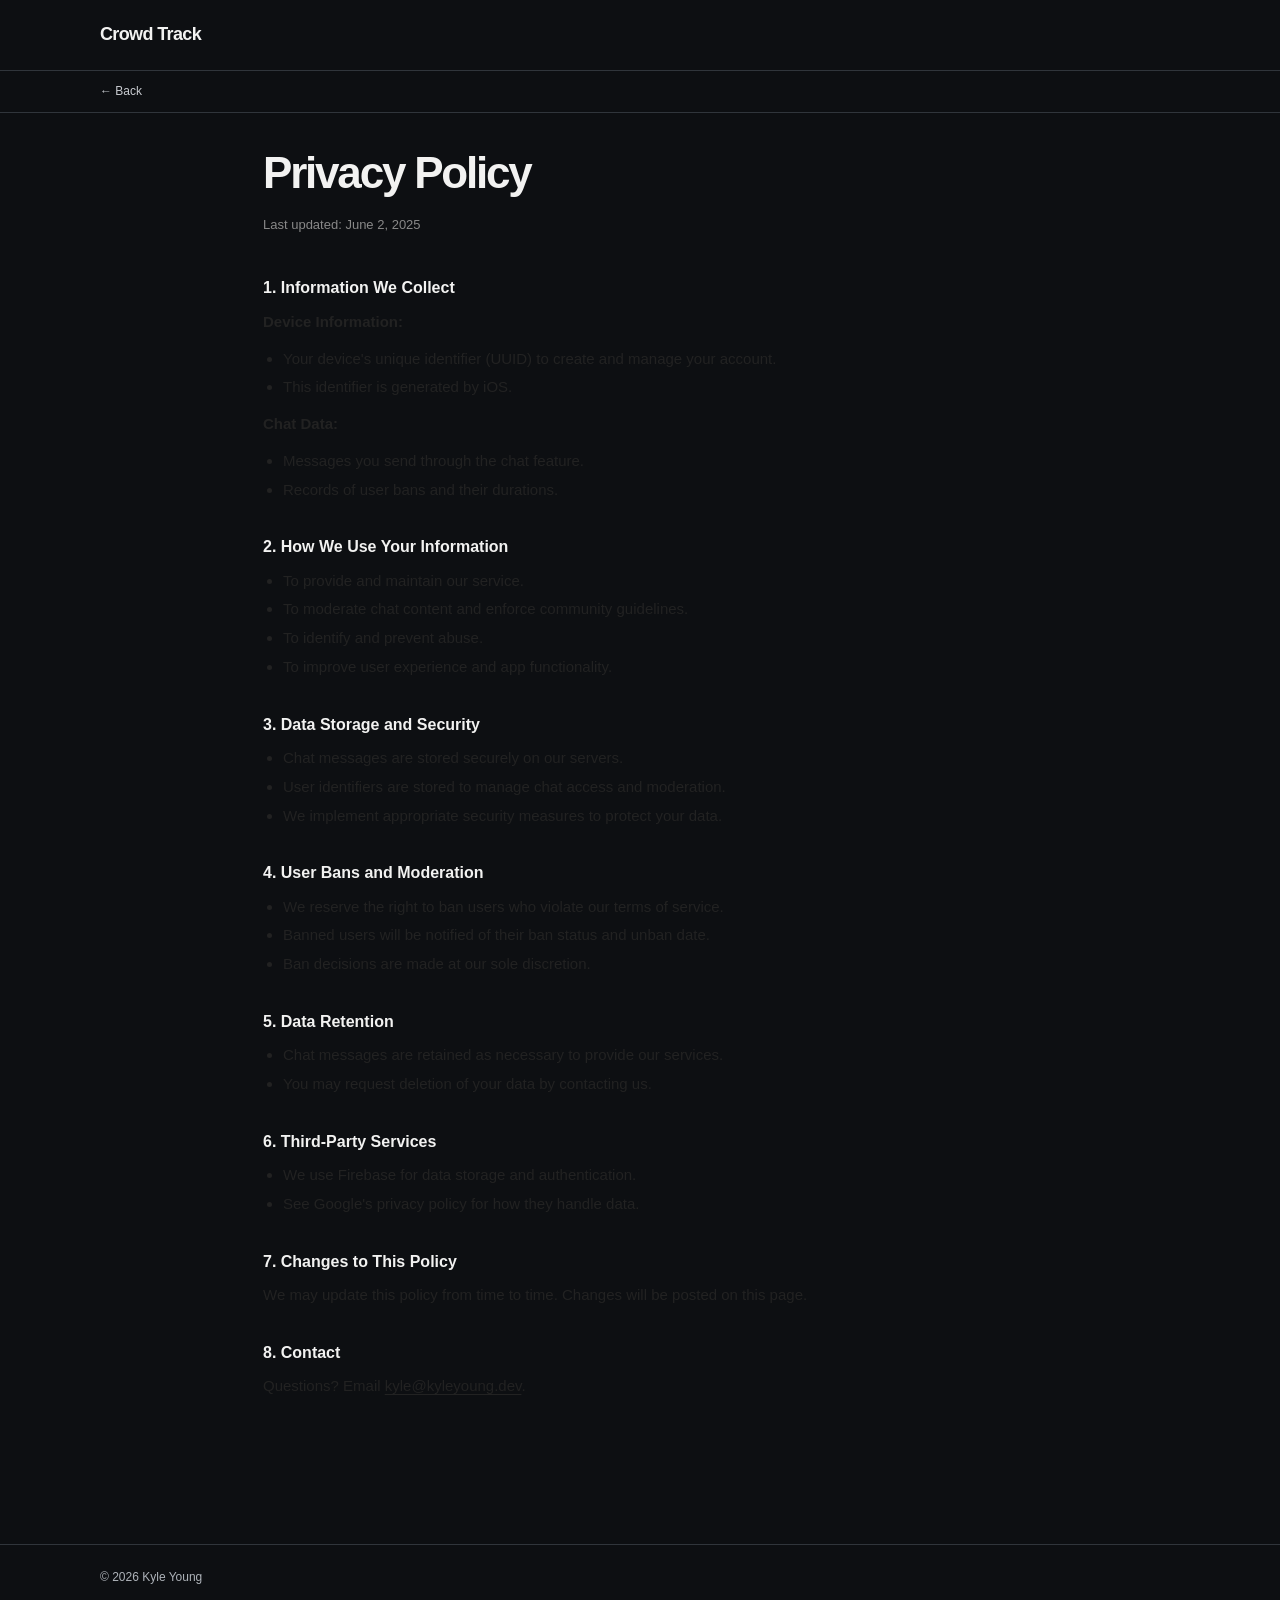
<file: crowd-track/privacy-policy/1.1.6.html>
<!DOCTYPE html>
<html lang="en">
<head>
  <meta charset="UTF-8">
  <meta name="viewport" content="width=device-width, initial-scale=1.0">
  <meta name="description" content="Crowd Track Privacy Policy">
  <title>Privacy Policy — Crowd Track</title>
  <style>
    * { box-sizing: border-box; margin: 0; padding: 0; }
    body { font-family: -apple-system, BlinkMacSystemFont, 'Segoe UI', sans-serif; background: #fff; color: #000; font-size: 16px; line-height: 1.6; }
    a { color: #000; }
    header { padding: 2rem; border-bottom: 1px solid #000; }
    header h1 { font-size: 1.25rem; font-weight: 600; }
    nav { padding: 0 2rem; border-bottom: 1px solid #000; display: flex; }
    nav a { display: block; padding: 0.75rem 0; margin-right: 2rem; font-size: 0.875rem; text-decoration: none; border-bottom: 2px solid transparent; }
    nav a:hover { border-bottom-color: #000; }
    main { max-width: 680px; margin: 0 auto; padding: 3rem 2rem; }
    h2 { font-size: 1.5rem; font-weight: 700; margin-bottom: 0.25rem; }
    .updated { font-size: 0.8125rem; color: #888; margin-bottom: 2.5rem; }
    h3 { font-size: 1rem; font-weight: 600; margin: 2rem 0 0.5rem; }
    p { font-size: 0.9375rem; color: #222; margin-bottom: 0.75rem; }
    ul { padding-left: 1.25rem; margin-bottom: 0.75rem; }
    ul li { font-size: 0.9375rem; color: #222; margin-bottom: 0.25rem; }
    footer { padding: 1.5rem 2rem; border-top: 1px solid #000; font-size: 0.8125rem; color: #888; margin-top: 3rem; }
  </style>
  <link rel="stylesheet" href="/css/secondary.css">
</head>
<body>

<header>
  <a href="../../crowd-track.html" style="text-decoration:none"><span class="site-wordmark">Crowd Track</span></a>
</header>

<nav>
  <a href="../../crowd-track.html">← Back</a>
</nav>

<main>
  <h1 class="page-title">Privacy Policy</h1>
  <div class="updated">Last updated: June 2, 2025</div>

  <h3>1. Information We Collect</h3>
  <p><strong>Device Information:</strong></p>
  <ul>
    <li>Your device's unique identifier (UUID) to create and manage your account.</li>
    <li>This identifier is generated by iOS.</li>
  </ul>
  <p><strong>Chat Data:</strong></p>
  <ul>
    <li>Messages you send through the chat feature.</li>
    <li>Records of user bans and their durations.</li>
  </ul>

  <h3>2. How We Use Your Information</h3>
  <ul>
    <li>To provide and maintain our service.</li>
    <li>To moderate chat content and enforce community guidelines.</li>
    <li>To identify and prevent abuse.</li>
    <li>To improve user experience and app functionality.</li>
  </ul>

  <h3>3. Data Storage and Security</h3>
  <ul>
    <li>Chat messages are stored securely on our servers.</li>
    <li>User identifiers are stored to manage chat access and moderation.</li>
    <li>We implement appropriate security measures to protect your data.</li>
  </ul>

  <h3>4. User Bans and Moderation</h3>
  <ul>
    <li>We reserve the right to ban users who violate our terms of service.</li>
    <li>Banned users will be notified of their ban status and unban date.</li>
    <li>Ban decisions are made at our sole discretion.</li>
  </ul>

  <h3>5. Data Retention</h3>
  <ul>
    <li>Chat messages are retained as necessary to provide our services.</li>
    <li>You may request deletion of your data by contacting us.</li>
  </ul>

  <h3>6. Third-Party Services</h3>
  <ul>
    <li>We use Firebase for data storage and authentication.</li>
    <li>See Google's privacy policy for how they handle data.</li>
  </ul>

  <h3>7. Changes to This Policy</h3>
  <p>We may update this policy from time to time. Changes will be posted on this page.</p>

  <h3>8. Contact</h3>
  <p>Questions? Email <a href="mailto:kyle@kyleyoung.dev" style="text-decoration:underline">kyle@kyleyoung.dev</a>.</p>
</main>

<footer>© 2026 Kyle Young</footer>
</body>
</html>
</file>
<file: css/site.css>
:root {
  color-scheme: dark;
  --background: #0d0f12;
  --surface: #15191d;
  --text: #f2f2f1;
  --secondary: #bdc0c4;
  --subtle: #989da5;
  --border: #30353b;
  --accent: #ee6570;
  --mono: ui-monospace, "SFMono-Regular", Consolas, "Liberation Mono", monospace;
  --sans: Inter, -apple-system, BlinkMacSystemFont, "Segoe UI", Helvetica, Arial, sans-serif;
}
* { box-sizing: border-box; }
html { scroll-behavior: smooth; scroll-padding-top: 75px; }
body { margin: 0; background: var(--background); color: var(--text); font: 16px/1.65 var(--sans); -webkit-font-smoothing: antialiased; }
a { color: inherit; text-underline-offset: 3px; }
a:hover { color: var(--accent); }
a:focus-visible, button:focus-visible { outline: 2px solid var(--accent); outline-offset: 4px; }
::selection { background: #933940; color: #fff; }
.skip-link { position: fixed; top: -80px; left: 16px; padding: 12px 18px; background: var(--accent); color: #0d0f12; z-index: 50; }
.skip-link:focus { top: 12px; }

.site-header { border-bottom: 1px solid var(--border); background: var(--background); }
.site-header-inner { width: min(1080px, calc(100% - 64px)); min-height: 74px; margin: auto; display: flex; align-items: center; justify-content: space-between; gap: 24px; }
.site-name { text-decoration: none; font-weight: 700; letter-spacing: -.035em; font-size: 18px; white-space: nowrap; }
.red-dot { color: var(--accent); }
.site-header nav { display: flex; align-items: center; gap: clamp(15px, 2.5vw, 36px); }
.site-header nav a { text-decoration: none; font-size: 13px; color: #d2d5d8; }
.site-header nav a:hover { color: var(--accent); }
.site-header .nav-contact { color: var(--accent); font-weight: 600; }

main { width: min(1080px, calc(100% - 64px)); margin: auto; }
.intro { display: grid; grid-template-columns: minmax(0, 1.35fr) minmax(260px, .85fr); align-items: center; gap: clamp(40px, 6vw, 96px); padding: 90px 0 95px; }
.eyebrow { font: 600 11px/1.4 var(--mono); letter-spacing: .065em; color: var(--accent); margin: 0 0 22px; display: flex; align-items: center; gap: 10px; }
.eyebrow-line { width: 19px; height: 2px; background: var(--accent); flex: none; }
.intro h1 { font-size: clamp(56px, 7.5vw, 94px); line-height: 1.06; letter-spacing: -.075em; font-weight: 700; margin: 0 0 28px; }
.intro-text { margin: 0 0 18px; font-size: clamp(18px, 2vw, 22px); font-weight: 400; line-height: 1.52; max-width: 600px; letter-spacing: -.022em; }
.intro-subtext { margin: 0; color: var(--secondary); max-width: 530px; font-size: 14px; line-height: 1.75; }
.intro-links { display: flex; gap: 24px; flex-wrap: wrap; margin-top: 30px; }
.intro-links a { font-size: 13px; font-weight: 600; text-decoration: none; border-bottom: 1px solid #737980; padding-bottom: 4px; }
.intro-links a:first-child { color: var(--accent); border-bottom-color: var(--accent); }
.intro-links a span { font-weight: 400; margin-left: 3px; }

.ascii-module { background: #080d15; color: #c9d6df; border: 1px solid #29343e; border-radius: 4px; position: relative; min-width: 0; height: 385px; display: flex; flex-direction: column; overflow: hidden; }
.ascii-topline, .ascii-bottomline { display: flex; justify-content: space-between; gap: 15px; padding: 15px 18px; font: 500 10px var(--mono); letter-spacing: .02em; color: #a5b3bf; }
.ascii-topline { border-bottom: 1px solid #273541; }
.ascii-bottomline { border-top: 1px solid #273541; margin-top: auto; align-items: center; }
.ascii-state { color: #a5c8e3; }
.ascii-cross { color: #f07580; font-size: 12px; line-height: 1; }
#ascii-art { flex: 1; align-content: center; width: 100%; margin: 0; padding: 8px 5px; overflow: hidden; text-align: center; white-space: pre; user-select: none; color: #b9cfe2; font: 500 9px/1.06 var(--mono); letter-spacing: 0; }
#ascii-art .globe-ocean-dark { color: #345b83; }
#ascii-art .globe-ocean { color: #4789c9; }
#ascii-art .globe-ocean-light { color: #69b3e3; }
#ascii-art .globe-land { color: #70ae80; }
#ascii-art .globe-land-light { color: #9dce8d; }
#ascii-art .globe-desert { color: #d4a876; }
#ascii-art .globe-ice { color: #d8eaf3; }
#ascii-art .globe-cloud { color: #ecf4f5; }
#ascii-art .globe-atmosphere { color: #5586a7; }
#ascii-art .globe-star { color: #48566a; }

.resume-section { display: grid; grid-template-columns: 175px minmax(0, 1fr); gap: 58px; border-top: 1px solid var(--border); padding: 37px 0 47px; }
.section-label { display: flex; align-items: baseline; gap: 12px; align-self: start; }
.section-number { color: var(--accent); font: 500 11px var(--mono); }
.section-label h2 { font-size: 14px; line-height: 1.45; margin: 0; letter-spacing: -.015em; font-weight: 700; }
.section-content { min-width: 0; }
.entry { padding: 0 0 29px; margin: 0 0 29px; border-bottom: 1px solid #282d33; }
.entry:last-child { margin: 0; padding: 0; border: 0; }
.entry-heading { display: flex; align-items: baseline; justify-content: space-between; gap: 16px; }
.entry-heading h3, .skills-grid h3 { margin: 0; font-size: 17px; letter-spacing: -.025em; font-weight: 650; line-height: 1.4; }
.entry-heading h3 a { text-decoration-thickness: 1px; text-decoration-color: #777a80; }
.entry-heading h3 a span { color: var(--accent); font-size: 15px; }
.entry-date { flex: none; font: 400 12px var(--mono); color: #afb3ba; }
.entry-subtitle { color: var(--accent) !important; font-weight: 550; font-size: 13px !important; margin: 6px 0 10px !important; }
.section-content p, .section-content ul { margin: 9px 0 0; color: var(--secondary); font-size: 14px; line-height: 1.74; }
.entry-tools { color: var(--subtle) !important; font: 400 12px/1.7 var(--mono) !important; margin-top: 13px !important; }
.section-content ul { padding-left: 18px; }
.section-content li { padding-left: 2px; margin: 5px 0; }
.section-content li::marker { color: var(--accent); }

.project-quote { margin: 0 0 47px 233px; padding: 2px 0 2px 22px; border-left: 2px solid var(--accent); }
.project-quote blockquote { margin: 0; }
.project-quote p { margin: 0; color: var(--text); font-size: clamp(20px, 2.2vw, 24px); line-height: 1.55; letter-spacing: -.025em; }
.project-quote figcaption { margin-top: 14px; color: var(--secondary); font: 400 11px/1.7 var(--mono); }
.quote-author { color: var(--accent); }

.skills-grid { display: grid; grid-template-columns: 1fr 1fr; column-gap: 45px; row-gap: 25px; }
.skills-grid h3 { font-size: 14px; }
.skills-grid p { margin-top: 6px; }
.writing-list { display: flex; flex-direction: column; }
.writing-list a { display: flex; justify-content: space-between; align-items: baseline; text-decoration: none; gap: 23px; font-size: 14px; padding: 13px 0; border-bottom: 1px solid #282d33; }
.writing-list a:first-child { padding-top: 0; }
.writing-list a time { white-space: nowrap; font: 400 11px var(--mono); color: var(--subtle); }
.writing-list a:hover > span:first-child { text-decoration: underline; text-underline-offset: 3px; }
.writing-list .all-posts { border: 0; padding-top: 18px; font-weight: 600; color: var(--accent); justify-content: flex-start; gap: 8px; }
.contact-section { border-bottom: 1px solid var(--border); padding-bottom: 54px; }
.contact-section p { margin: 0 0 12px; }
.email-link { color: var(--accent); font-size: 20px; font-weight: 550; text-decoration: none; border-bottom: 1px solid #9b5058; padding-bottom: 5px; }
.email-link span { font-size: 16px; }

.site-footer { max-width: 1080px; width: calc(100% - 64px); margin: 0 auto; padding: 24px 0 35px; display: flex; align-items: center; justify-content: space-between; gap: 16px; font-size: 12px; color: var(--subtle); }
.site-footer a { color: var(--text); text-decoration: none; }
.site-footer a:hover { color: var(--accent); }

@media (max-width: 800px) {
  .intro { grid-template-columns: 1fr; gap: 35px; padding: 70px 0; }
  .ascii-module { max-width: 500px; width: 100%; height: 385px; }
  #ascii-art { font-size: 9px; }
  .resume-section { grid-template-columns: 140px minmax(0,1fr); gap: 25px; }
  .project-quote { margin-left: 165px; }
}
@media (max-width: 560px) {
  .site-header-inner, main, .site-footer { width: calc(100% - 36px); }
  .site-header-inner { align-items: start; flex-direction: column; gap: 11px; padding: 15px 0; min-height: auto; }
  .site-name { font-size: 16px; }
  .site-header nav { gap: 21px; flex-wrap: wrap; }
  .site-header nav a { font-size: 12px; }
  .intro { padding: 54px 0 65px; gap: 29px; }
  .intro h1 { font-size: clamp(48px, 12vw, 68px); margin-bottom: 22px; }
  .intro-text { font-size: 18px; }
  .intro-links { gap: 20px; }
  .ascii-module { height: 342px; }
  #ascii-art { font-size: clamp(6.8px, 1.95vw, 9px); }
  .resume-section { display: block; padding: 27px 0 38px; }
  .project-quote { margin: 0 0 38px; padding-left: 18px; }
  .section-label { margin-bottom: 24px; }
  .entry-heading { align-items: start; }
  .entry-heading h3 { font-size: 16px; }
  .entry-date { font-size: 11px; text-align: right; }
  .skills-grid { gap: 18px; }
  .writing-list a { align-items: start; flex-direction: column; gap: 6px; }
  .writing-list a time { font-size: 11px; }
  .site-footer { flex-wrap: wrap; }
}
@media (max-width: 355px) {
  .site-header nav { gap: 13px; }
  .intro-links { gap: 13px; }
  .skills-grid { grid-template-columns: 1fr; }
}
@media (prefers-reduced-motion: reduce) {
  html { scroll-behavior: auto; }
  *, *::before, *::after { transition: none !important; }
}
</file>
<file: css/secondary.css>
:root {
  color-scheme: dark;
  --ink: #f2f2f1;
  --paper: #0d0f12;
  --surface: #15191d;
  --line: #30353b;
  --muted: #b6b9bf;
  --red: #ee6570;
  --mono: ui-monospace, "SFMono-Regular", Consolas, monospace;
  --sans: Inter, -apple-system, BlinkMacSystemFont, "Segoe UI", Helvetica, Arial, sans-serif;
}
html { scroll-behavior: smooth; }
body { background: var(--paper); color: var(--ink); font-family: var(--sans); font-size: 16px; line-height: 1.65; -webkit-font-smoothing: antialiased; }
a { color: inherit; text-underline-offset: 3px; }
a:hover { color: var(--red); }
a:focus-visible, input:focus-visible, select:focus-visible, textarea:focus-visible, button:focus-visible { outline: 2px solid var(--red); outline-offset: 3px; }
::selection { background: #953943; color: #fff; }

header { background: var(--paper); color: var(--ink); border-bottom: 1px solid var(--line); padding: 22px max(24px, calc((100% - 1080px) / 2)); gap: 25px; }
header .site-wordmark { font: 700 18px var(--sans); letter-spacing: -.035em; color: var(--ink); }
header .site-wordmark::before { display: none; }
header .header-links { gap: 22px; }
header .header-links a { color: var(--ink); font: 500 12px var(--sans); text-decoration: none; text-transform: none; letter-spacing: 0; }
header .header-links a:hover { color: var(--red); }
nav { background: var(--paper); color: var(--ink); border-bottom: 1px solid var(--line); padding: 0 max(24px, calc((100% - 1080px) / 2)); gap: 27px; }
nav a { margin: 0; padding: 13px 0; text-transform: none; color: #c8cbd0; font: 500 12px var(--sans); letter-spacing: 0; border-bottom: 1px solid transparent; }
nav a:hover { color: var(--red); border-bottom-color: var(--red); }

main { max-width: 810px; padding: 35px 28px 85px; }
main section { border-bottom: 1px solid var(--line); padding: 40px 0; }
main section:last-child { border: 0; }
main h2 { color: var(--ink); font: 650 17px var(--sans); letter-spacing: -.02em; text-transform: none; margin-bottom: 17px; }
footer { background: var(--paper); border-top: 1px solid var(--line); color: #aeb3b9; padding: 25px max(24px, calc((100% - 1080px) / 2)); font: 400 12px var(--sans); }
footer a { color: var(--red); }

.archive-title { font: 700 clamp(36px, 6vw, 58px)/1.15 var(--sans); letter-spacing: -.055em; margin: 18px 0 35px; }
.archive-title em { font-style: normal; font-family: var(--sans); color: var(--red); font-weight: 600; letter-spacing: -.05em; }
.post { border-color: var(--line); padding: 20px 0; display: flex; flex-direction: row; align-items: baseline; gap: 20px; }
.post:first-of-type { border-top: 1px solid var(--line); }
.post:hover { color: var(--red); }
.post .post-title { font: 500 16px/1.5 var(--sans); letter-spacing: -.01em; color: var(--ink); }
.post:hover .post-title { color: var(--red); }
.post .post-date { font: 400 12px var(--mono); color: #afb4bb; }
.back { color: var(--red); border-color: var(--red); font: 500 12px var(--sans); margin-top: 15px; }
.post-header { border-color: var(--line); padding: 32px 0 28px; margin-bottom: 32px; }
.post-header .post-title { font: 700 clamp(32px, 4.9vw, 48px)/1.14 var(--sans); letter-spacing: -.052em; margin-bottom: 18px; color: var(--ink); }
.post-meta { color: #aeb3ba; font: 400 12px/1.65 var(--mono); letter-spacing: 0; }
.post-body { max-width: 740px; font-size: 16px; }
.post-body p, .post-body ul, .post-body ol { color: #c4c6ca; line-height: 1.8; }
.post-body a { color: var(--red); }
.post-body h2 { color: var(--ink); font: 650 22px/1.3 var(--sans); letter-spacing: -.025em; margin: 34px 0 14px; }
.post-body h3 { color: var(--ink); font: 650 18px var(--sans); margin: 29px 0 13px; }
.post-body pre { background: #080b0e; color: #e1e6e9; border: 1px solid #303b45; box-shadow: none; border-radius: 3px; padding: 19px; font-size: 13px; }
.post-body code { font-family: var(--mono); }
.post-body p code, .post-body li code { background: #24282c; border: 1px solid #3b424b; color: #e4e7e9; }
.callout { background: #221e21; color: #e1dbdc; border-left: 3px solid var(--red); }
.status-list { background: #171a1e; border-color: var(--line); }
.status-list li { color: #d2d4d7; border-color: var(--line); }
.flow-list li { color: #d2d4d7; border-color: var(--line); }
.flow-list li::before { background: var(--red); color: #101010; }

.app-icon { border-color: var(--line); width: 84px; height: 84px; border-radius: 17px; }
.app-name { font: 700 clamp(37px, 6vw, 55px)/1.15 var(--sans); letter-spacing: -.055em; margin-bottom: 17px; color: var(--ink); }
.app-tagline { color: #c0c4c9; font-size: 17px; }
.download-btn, button { background: var(--red); color: #110e11; font: 650 13px var(--sans); padding: 12px 20px; border-radius: 3px; }
.download-btn:hover, button:hover { background: #ff8590; color: #110e11; }
.features { gap: 16px; }
.feature { background: var(--surface); border: 1px solid var(--line); padding: 20px; }
.feature h3 { color: var(--ink); font: 650 17px/1.4 var(--sans); letter-spacing: -.02em; }
.feature p, .contact-block p { color: #bdc2c7; }
.screenshots { gap: 16px; padding-bottom: 15px; }
.screenshot img { border: 1px solid #464b51; border-radius: 12px; width: 150px; }
.screenshot span { color: #a7afb6; font: 400 11px var(--sans); }
.contact-link { color: var(--red); font: 500 13px var(--sans); }
.page-title { font: 700 clamp(31px, 5vw, 44px)/1.15 var(--sans); letter-spacing: -.05em; margin-bottom: 15px; color: var(--ink); }
.sub { color: #c4c8ce; font-size: 15px; }
label { color: var(--ink); font: 600 13px var(--sans); }
input, select, textarea { border-color: #49515a; background: #171b20; font: 16px var(--sans); color: var(--ink); }
input:focus, select:focus, textarea:focus { border-color: var(--red); outline: 2px solid var(--red); outline-offset: 1px; }
small { color: #adb3b9; }
#form-status { border-color: var(--line); }

@media(max-width: 620px) {
  header { padding: 16px 18px; gap: 12px; }
  header .site-wordmark { font-size: 16px; }
  header .header-links { gap: 12px; }
  header .header-links a { font-size: 11px; }
  nav { padding: 0 18px; gap: 18px; }
  nav a { font-size: 12px; }
  main { padding: 20px 19px 58px; }
  main section { padding: 30px 0; }
  .archive-title { font-size: 38px; margin-bottom: 28px; }
  .post { display: flex; flex-direction: column; align-items: start; gap: 6px; }
  .post-header .post-title { font-size: 35px; }
  .post-body { font-size: 15px; }
  .post-body pre { padding: 14px; font-size: 12px; }
  .post-body h2 { font-size: 20px; }
  .features, .contact-grid { grid-template-columns: 1fr; }
  .status-list li { display: block; }
  footer { padding-inline: 18px; }
}
@media(prefers-reduced-motion: reduce) { html { scroll-behavior: auto; } }
</file>
<file: pintrail/privacy/styles.css>
:root {
  color-scheme: dark;
  --ink: #f2f2f1;
  --background: #0d0f12;
  --muted: #bac0c7;
  --border: #30353b;
  --red: #ee6570;
}
* { box-sizing: border-box; }
body { margin: 0; background: var(--background); color: var(--ink); font: 16px/1.75 -apple-system, BlinkMacSystemFont, "Segoe UI", Helvetica, Arial, sans-serif; -webkit-font-smoothing: antialiased; }
a { color: inherit; text-underline-offset: 3px; }
a:hover { color: var(--red); }
a:focus-visible { outline: 2px solid var(--red); outline-offset: 4px; }
header, main, footer { width: min(800px, calc(100% - 42px)); margin: 0 auto; }
header { padding: 22px 0; border-bottom: 1px solid var(--border); display: flex; justify-content: space-between; align-items: center; gap: 20px; }
header > a { font-weight: 700; font-size: 17px; text-decoration: none; }
nav { display: flex; gap: 18px; font-size: 13px; }
nav a { color: var(--red); }
main { padding: 42px 0 75px; }
.eyebrow { display: none; }
h1 { font-size: clamp(32px, 5vw, 46px); font-weight: 700; line-height: 1.15; letter-spacing: -.055em; margin: 0 0 12px; }
.meta { font-size: 12px; color: #aeb3ba; margin-bottom: 34px; }
h2 { font-size: 20px; font-weight: 650; line-height: 1.35; letter-spacing: -.025em; margin: 38px 0 13px; }
p, ul, ol { margin: 0 0 18px; color: #c8cbd0; }
ul, ol { padding-left: 24px; }
li { margin: 7px 0; }
main a { color: var(--red); }
footer { padding: 22px 0 32px; border-top: 1px solid var(--border); color: #abb1b8; font-size: 12px; }
footer p { margin: 0; }
footer p + p { margin-top: 7px; }
@media(max-width:520px) { header{padding:18px 0}main{padding-top:35px}h1{font-size:35px} }
</file>
